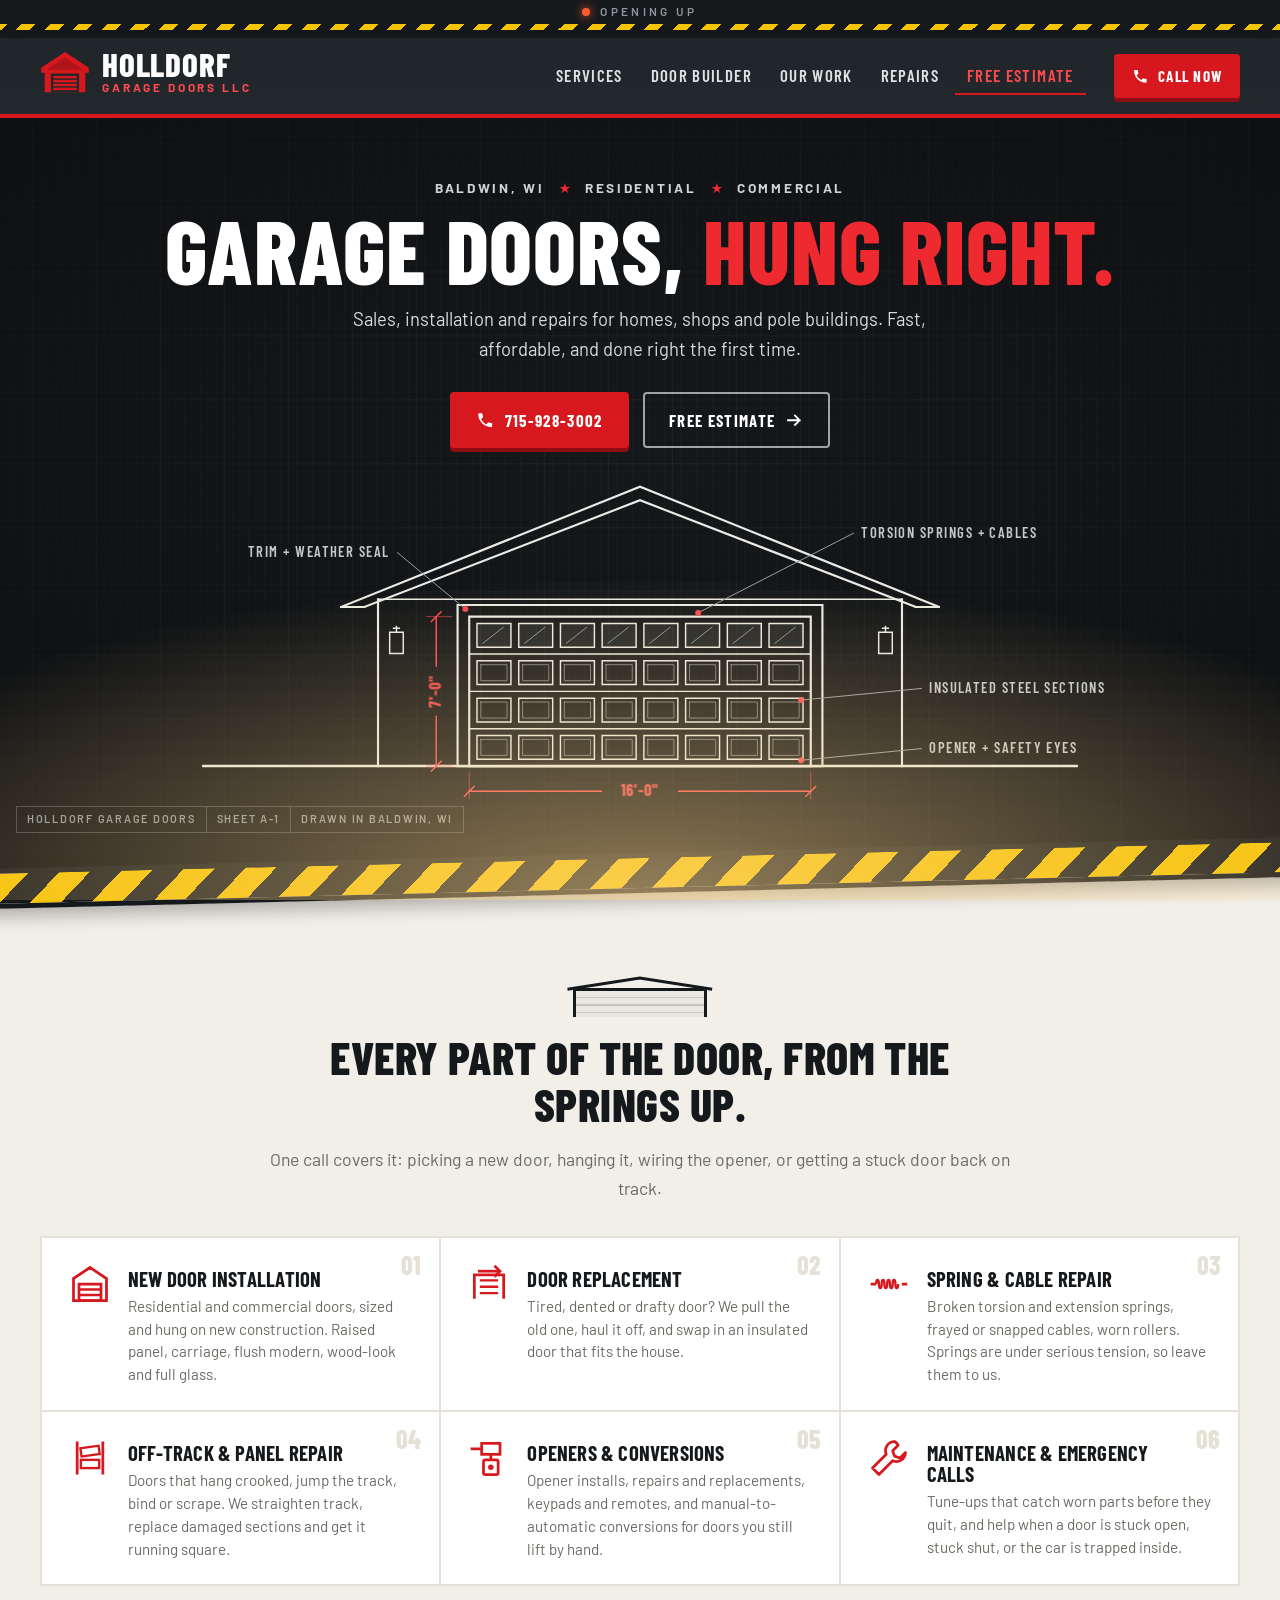
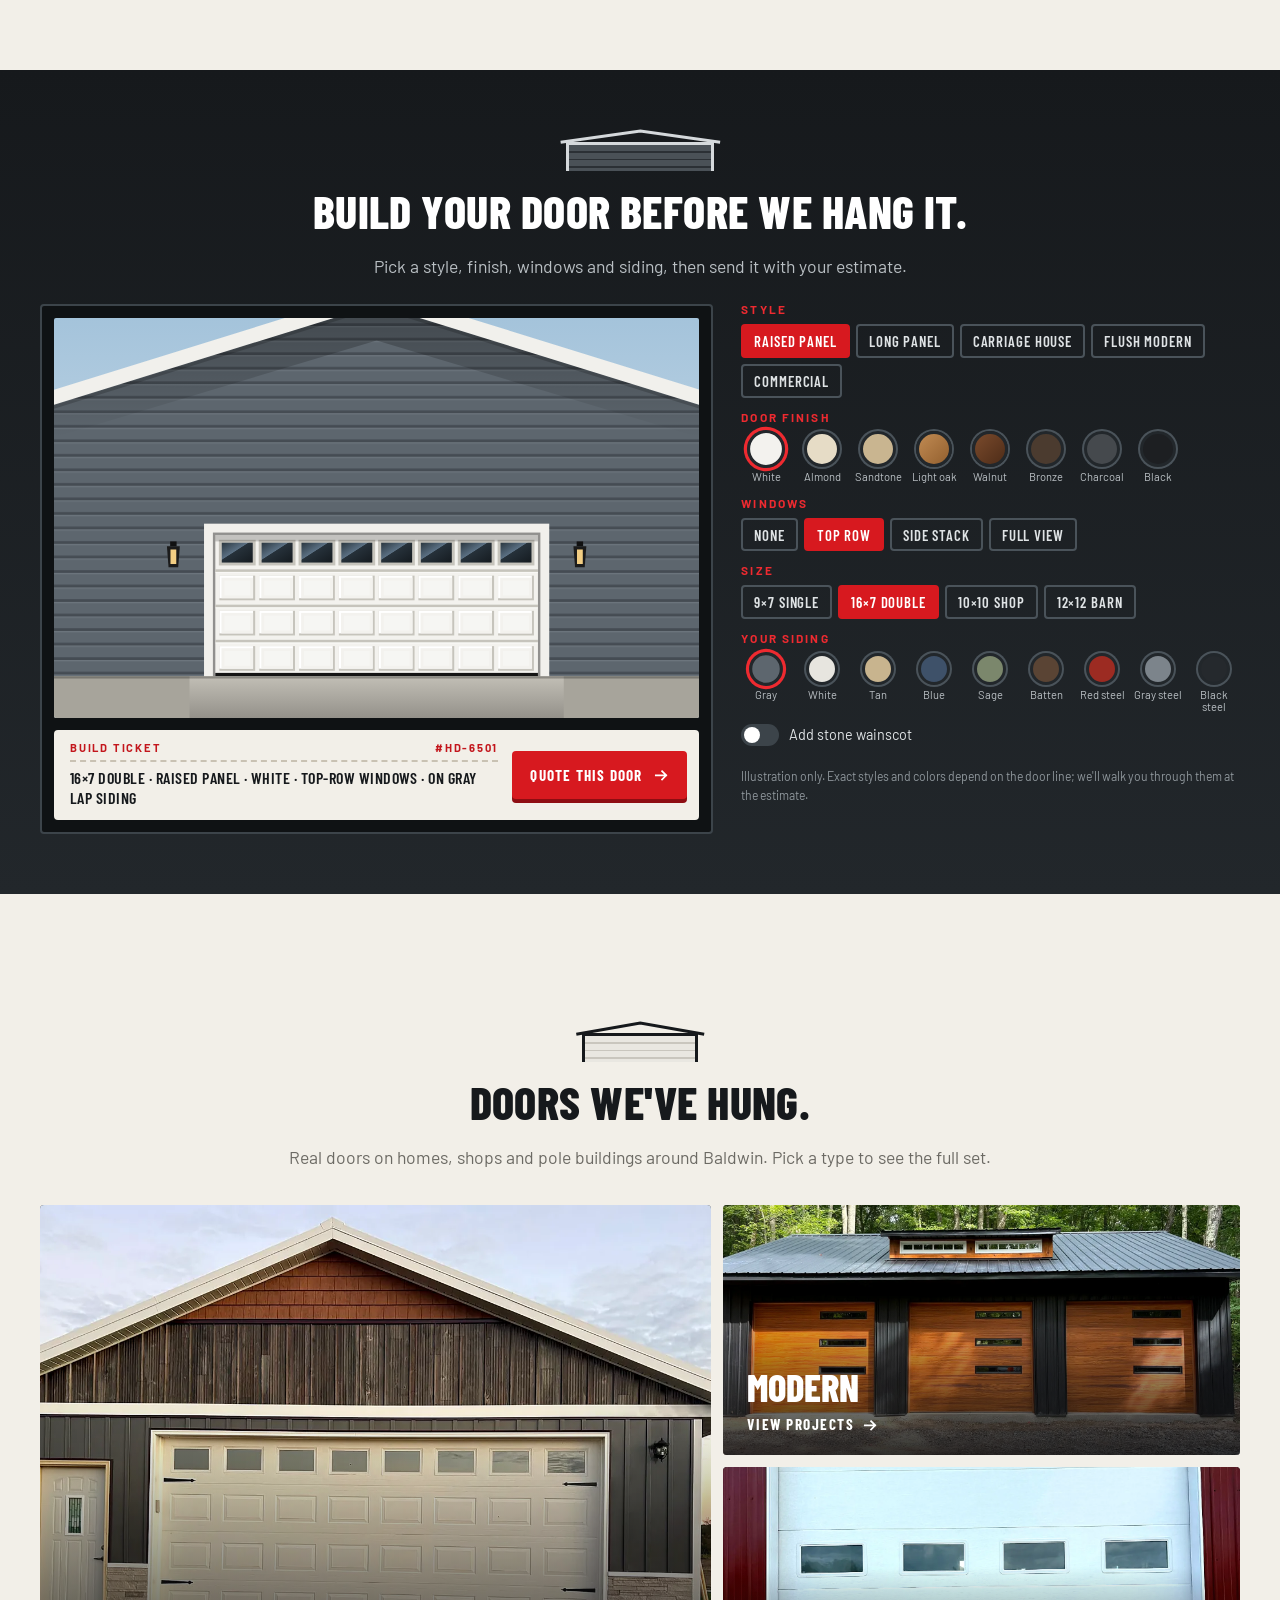
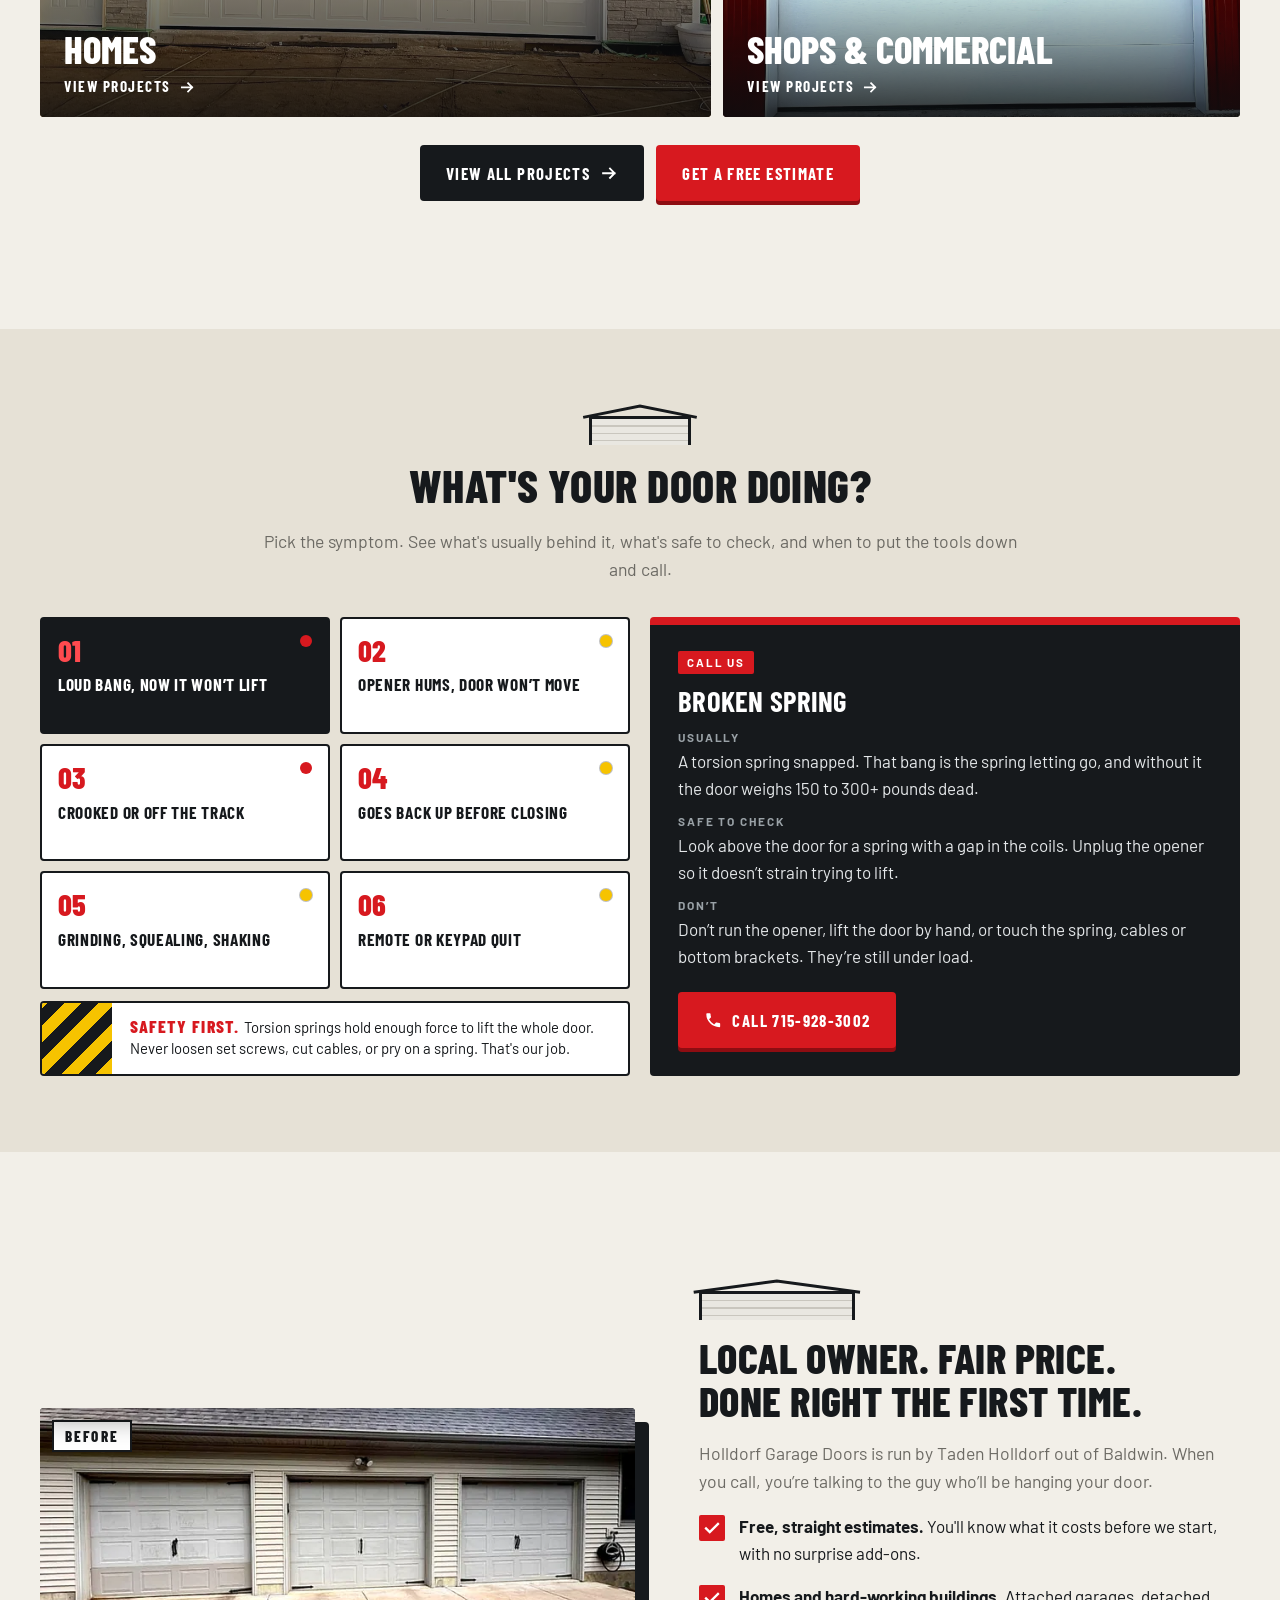
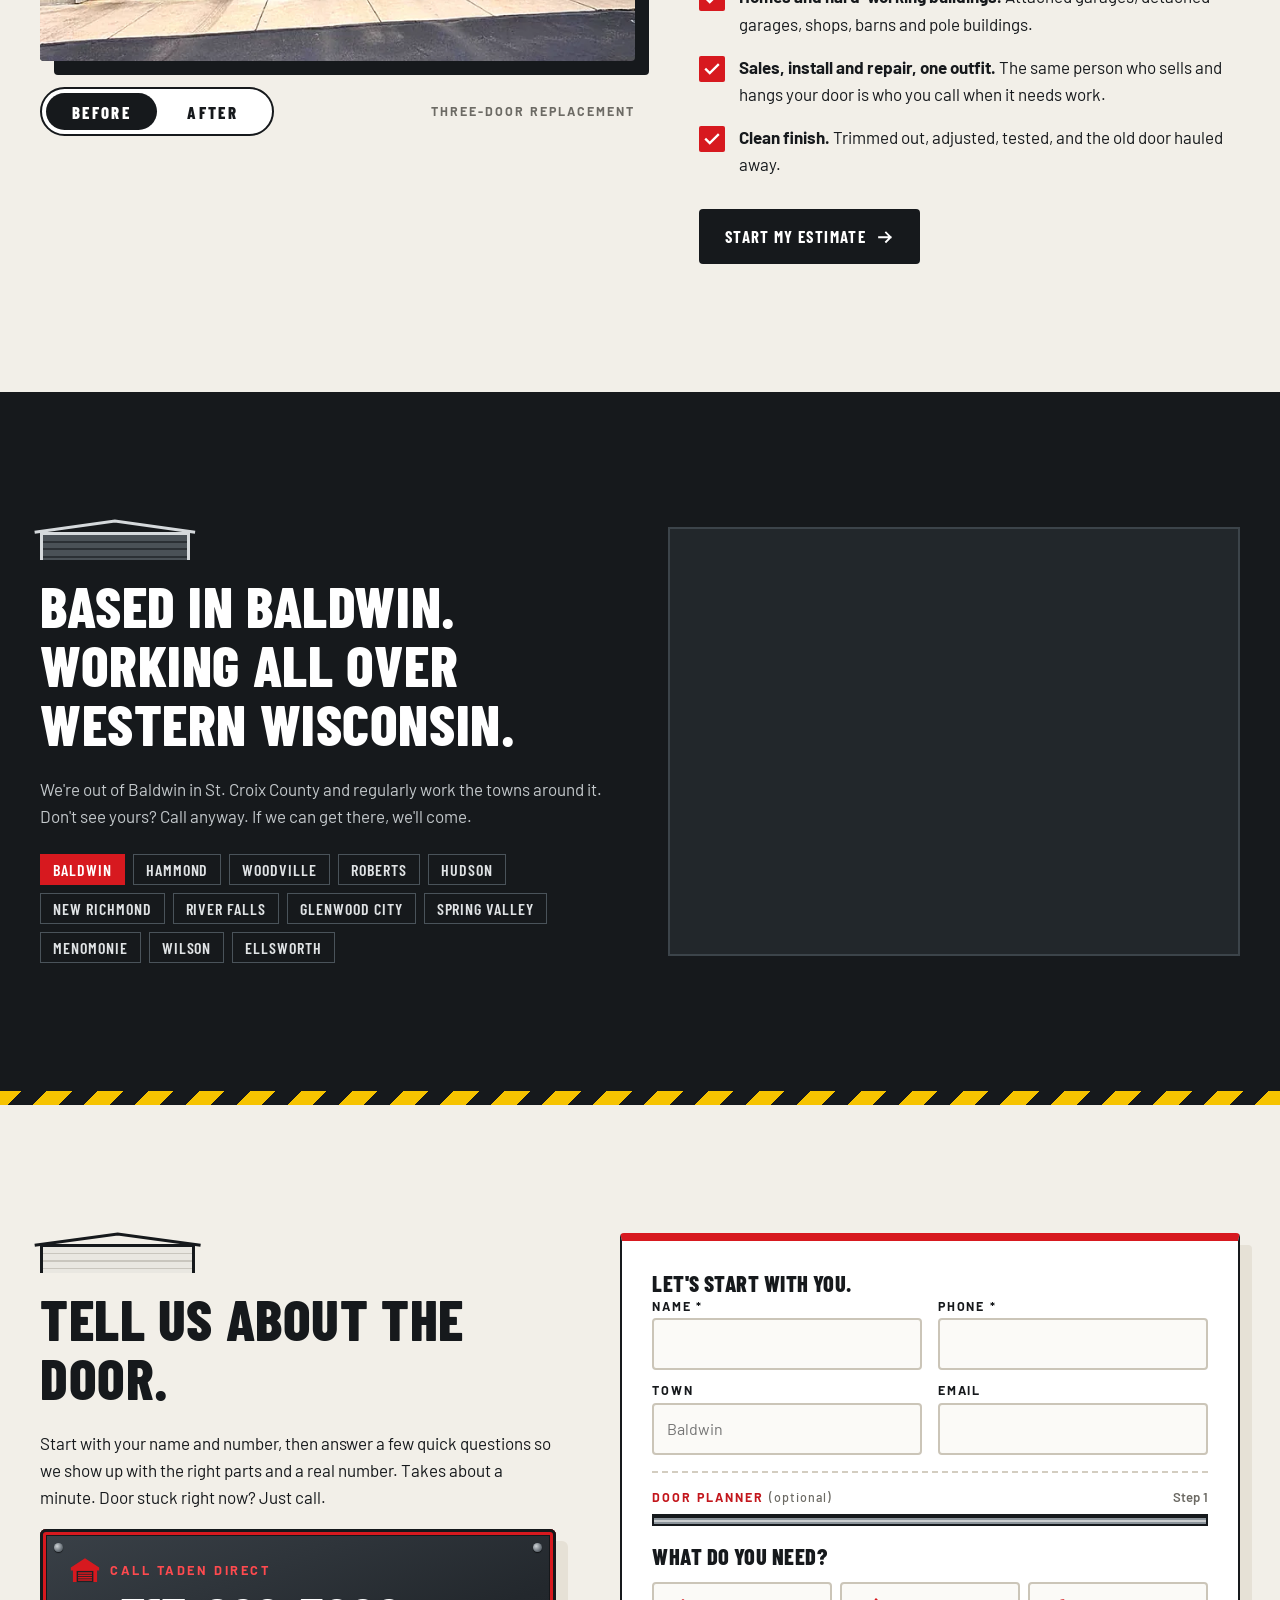
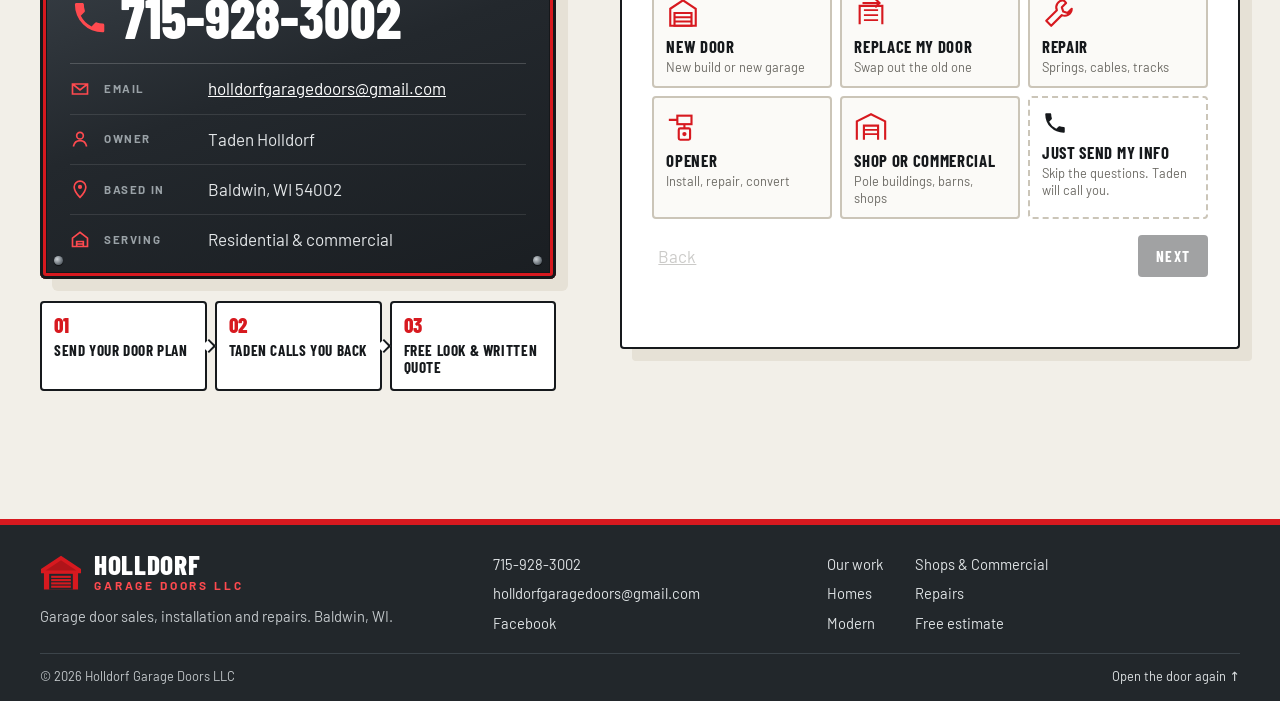
<file: index.html>
<!doctype html>
<html lang="en">
<head>
<meta charset="utf-8">
<meta name="viewport" content="width=device-width, initial-scale=1">
<title>Holldorf Garage Doors | Garage Door Installation &amp; Repair in Baldwin, WI</title>
<meta name="description" content="Garage door sales, installation and repair. New garage doors, spring and cable repair, and openers for homes, shops and pole buildings around Baldwin, Wisconsin. Residential and commercial. Free estimates: 715-928-3002.">
<link rel="canonical" href="https://brilliantimpact-media.github.io/holldorf-doors-website/">
<meta property="og:url" content="https://brilliantimpact-media.github.io/holldorf-doors-website/">
<meta name="theme-color" content="#d7191f">
<!-- Form service address (Formspree, Web3Forms, etc.). Leave empty and the form opens an email instead. -->
<meta name="hd-form-endpoint" content="">
<link rel="icon" href="favicon.svg" type="image/svg+xml">
<link rel="icon" href="favicon-48.png" type="image/png" sizes="48x48">
<link rel="apple-touch-icon" href="apple-touch-icon.png">
<meta property="og:type" content="website">
<meta property="og:title" content="Holldorf Garage Doors | Baldwin, WI">
<meta property="og:description" content="New doors, repairs and openers for homes, shops and pole buildings. Free estimates.">
<meta property="og:image" content="https://brilliantimpact-media.github.io/holldorf-doors-website/assets/img/share-card.jpg">
<meta property="og:image:width" content="1200">
<meta property="og:image:height" content="630">
<meta property="og:image:alt" content="Holldorf Garage Doors: garage doors, hung right. Sales, installation, repairs and openers. Baldwin, WI. 715-928-3002">
<meta name="twitter:image" content="https://brilliantimpact-media.github.io/holldorf-doors-website/assets/img/share-card.jpg">
<link rel="preconnect" href="https://fonts.googleapis.com">
<link rel="preconnect" href="https://fonts.gstatic.com" crossorigin>
<link href="https://fonts.googleapis.com/css2?family=Barlow+Condensed:wght@500;600;700;800&family=Barlow:wght@400;500;600;700&display=swap" rel="stylesheet">
<link rel="stylesheet" href="assets/css/site.css?v=202611181531">
<script>
  /* The garage-door intro plays on every load of the homepage (refresh included).
     Skipped only when arriving at a section link like /#services, so those land straight on the section. */
  (function () {
    var d = document.documentElement;
    d.classList.add('js');
    if (!location.hash || location.search.indexOf('intro') > -1) d.classList.add('intro');
  })();
</script>
<script type="application/ld+json">
{
  "@context": "https://schema.org",
  "@type": "HomeAndConstructionBusiness",
  "name": "Holldorf Garage Doors LLC",
  "description": "Residential and commercial garage door installation, repair, and opener service.",
  "telephone": "+1-715-928-3002",
  "email": "holldorfgaragedoors@gmail.com",
  "image": "assets/img/share-card.jpg",
  "address": {"@type": "PostalAddress", "addressLocality": "Baldwin", "addressRegion": "WI", "postalCode": "54002", "addressCountry": "US"},
  "areaServed": ["Baldwin, WI", "St. Croix County, WI", "Pierce County, WI", "Dunn County, WI"],
  "founder": {"@type": "Person", "name": "Taden Holldorf"},
  "sameAs": ["https://www.facebook.com/p/Holldorf-Garage-Doors-LLC-61573275539430/"],
  "logo": "assets/img/logo-800.webp",
  "priceRange": "$$"
}
</script>
</head>
<body>

<!-- ============ Garage door intro ============ -->
<div id="door-intro" aria-hidden="true">
  <div class="di-opening">
    <div class="di-light"></div>
    <div class="di-door">
      <div class="di-sections"></div>
      <!-- BUILD:intro-badge --><div class="di-plate" aria-hidden="true"><i class="di-plate__rivet di-plate__rivet--tl"></i><i class="di-plate__rivet di-plate__rivet--tr"></i><i class="di-plate__rivet di-plate__rivet--bl"></i><i class="di-plate__rivet di-plate__rivet--br"></i><svg class="di-plate__mark" viewBox="0 0 64 56" aria-hidden="true"><path class="hd-mark__house" d="M32 2.5 1.5 22.5V29H6v25h52V29h4.5v-6.5Z"/><path class="hd-mark__trim" d="M32 9.5 8.5 25h47Z"/><rect class="hd-mark__door" x="14" y="30" width="36" height="24"/><g class="hd-mark__panels"><rect x="17" y="33" width="30" height="3.2"/><rect x="17" y="38" width="30" height="3.2"/><rect x="17" y="43" width="30" height="3.2"/><rect x="17" y="48" width="30" height="3.2"/></g></svg><span class="di-plate__name">Holldorf</span><span class="di-plate__sub">Garage Doors LLC</span><span class="di-plate__rule"></span><span class="di-plate__town">Baldwin, Wisconsin</span></div><!-- /BUILD:intro-badge -->
      <div class="di-seal"></div>
    </div>
  </div>
  <div class="di-header"><span class="di-led"></span><span>Opening up</span></div>
  <button class="di-skip" type="button" tabindex="-1">Skip &rsaquo;</button>
</div>
<script>
  /* Build the door's panels right away (runs before first paint). */
  (function () {
    if (!document.documentElement.classList.contains('intro')) return;
    var box = document.querySelector('#door-intro .di-sections'), html = '';
    for (var s = 0; s < 5; s++) {
      html += '<div class="di-sec' + (s === 0 ? ' di-sec--glass' : '') + '">';
      for (var p = 0; p < 8; p++) html += '<i></i>';
      html += '</div>';
    }
    box.innerHTML = html;
  })();
</script>

<!-- BUILD:sprite -->
<svg width="0" height="0" style="position:absolute" aria-hidden="true">
  <symbol id="i-phone" viewBox="0 0 24 24"><path fill="currentColor" d="M6.6 10.8a15.1 15.1 0 0 0 6.6 6.6l2.2-2.2c.3-.3.7-.4 1-.2 1.1.4 2.3.6 3.6.6.6 0 1 .4 1 1V20c0 .6-.4 1-1 1A17 17 0 0 1 3 4c0-.6.4-1 1-1h3.5c.6 0 1 .4 1 1 0 1.3.2 2.5.6 3.6.1.3 0 .7-.2 1z"/></symbol>
  <symbol id="i-arrow" viewBox="0 0 24 24"><path fill="none" stroke="currentColor" stroke-width="2.4" stroke-linecap="square" d="M4 12h15m-6-6 6 6-6 6"/></symbol>
  <symbol id="i-check" viewBox="0 0 24 24"><path fill="none" stroke="currentColor" stroke-width="3" stroke-linecap="square" d="m4 12.5 5 5L20 6.5"/></symbol>
</svg>
<!-- /BUILD:sprite -->
<a class="skip-link" href="#main">Skip to content</a>

<!-- BUILD:header -->
<div class="topbar">
  <div class="wrap topbar__in">
    <span><b>Free estimates</b> &middot; Residential &amp; commercial &middot; Baldwin, WI</span>
    <a href="tel:+17159283002"><svg><use href="#i-phone"/></svg> 715-928-3002</a>
  </div>
</div>

<header class="site-header" id="top">
  <div class="wrap site-header__in">
    <a class="brand" href="#top" aria-label="Holldorf Garage Doors, home"><span class="hd-lockup"><svg class="hd-lockup__icon" viewBox="0 0 64 56" aria-hidden="true"><path class="hd-mark__house" d="M32 2.5 1.5 22.5V29H6v25h52V29h4.5v-6.5Z"/><path class="hd-mark__trim" d="M32 9.5 8.5 25h47Z"/><rect class="hd-mark__door" x="14" y="30" width="36" height="24"/><g class="hd-mark__panels"><rect x="17" y="33" width="30" height="3.2"/><rect x="17" y="38" width="30" height="3.2"/><rect x="17" y="43" width="30" height="3.2"/><rect x="17" y="48" width="30" height="3.2"/></g></svg><span class="hd-lockup__words"><span class="hd-lockup__name">Holldorf</span><span class="hd-lockup__sub">Garage Doors LLC</span></span></span></a>
    <nav class="nav" id="nav" aria-label="Main">
      <a href="#services">Services</a>
      <a href="#builder">Door Builder</a>
      <a href="#work">Our Work</a>
      <a href="#trouble">Repairs</a>
      <a href="#estimate">Free Estimate</a>
    </nav>
    <a class="btn btn--red btn--sm header-cta" href="tel:+17159283002"><svg><use href="#i-phone"/></svg><span>Call now</span></a>
    <button class="nav-toggle" type="button" aria-controls="nav" aria-expanded="false" aria-label="Menu"><span></span><span></span><span></span></button>
  </div>
</header>
<!-- /BUILD:header -->

<main id="main">

  <!-- ============ Hero ============ -->
  <section class="hero">
    <div class="wrap hero__in">
      <div class="hero__copy">
        <p class="hero__kicker"><span>Baldwin, WI</span><span>Residential</span><span>Commercial</span></p>
        <h1 class="hero__title">Garage doors, <span>hung right.</span></h1>
        <p class="hero__lede">Sales, installation and repairs for homes, shops and pole buildings. Fast, affordable, and done right the first time.</p>
        <div class="hero__ctas">
          <a class="btn btn--red" href="tel:+17159283002"><svg><use href="#i-phone"/></svg> 715-928-3002</a>
          <a class="btn btn--ghost" href="#estimate">Free estimate <svg><use href="#i-arrow"/></svg></a>
        </div>
      </div>
      <div class="hero__plan">
        <!-- BUILD:hero-drawing --><svg class="plan" viewBox="-25 30 1010 345" role="img" aria-label="Line drawing of a garage with a 16 by 7 foot sectional door, labeled with torsion springs, insulated steel sections, opener, and weather seal"><g style="--d:0s"><path class="ln ln--ground" pathLength="1" d="M30 330H930"/></g><g style="--d:0.15s"><path class="ln" pathLength="1" d="M210 330V158M750 330V158"/><path class="ln" pathLength="1" d="M172 166 480 42 788 166"/><path class="ln" pathLength="1" d="M196 166 480 56 764 166"/><path class="ln" pathLength="1" d="M172 166h24M764 166h24"/><path class="ln ln--thin" pathLength="1" d="M210 158H750"/></g><g style="--d:0.45s"><path class="ln" pathLength="1" d="M292 164h376v166h-376z"/><path class="ln" pathLength="1" d="M304 176h352v154h-352z"/></g><g style="--d:0.75s"><path class="ln ln--thin" pathLength="1" d="M304 214.5h352"/><path class="ln ln--thin" pathLength="1" d="M304 253.0h352"/><path class="ln ln--thin" pathLength="1" d="M304 291.5h352"/><path class="ln ln--thin ln--glass" pathLength="1" d="M312 183.0h35v24.5h-35z"/><path class="ln ln--glint" pathLength="1" d="M318 203.5l21 -16.5"/><path class="ln ln--thin ln--glass" pathLength="1" d="M355 183.0h35v24.5h-35z"/><path class="ln ln--glint" pathLength="1" d="M361 203.5l21 -16.5"/><path class="ln ln--thin ln--glass" pathLength="1" d="M398 183.0h35v24.5h-35z"/><path class="ln ln--glint" pathLength="1" d="M404 203.5l21 -16.5"/><path class="ln ln--thin ln--glass" pathLength="1" d="M441 183.0h35v24.5h-35z"/><path class="ln ln--glint" pathLength="1" d="M447 203.5l21 -16.5"/><path class="ln ln--thin ln--glass" pathLength="1" d="M484 183.0h35v24.5h-35z"/><path class="ln ln--glint" pathLength="1" d="M490 203.5l21 -16.5"/><path class="ln ln--thin ln--glass" pathLength="1" d="M527 183.0h35v24.5h-35z"/><path class="ln ln--glint" pathLength="1" d="M533 203.5l21 -16.5"/><path class="ln ln--thin ln--glass" pathLength="1" d="M570 183.0h35v24.5h-35z"/><path class="ln ln--glint" pathLength="1" d="M576 203.5l21 -16.5"/><path class="ln ln--thin ln--glass" pathLength="1" d="M613 183.0h35v24.5h-35z"/><path class="ln ln--glint" pathLength="1" d="M619 203.5l21 -16.5"/><path class="ln ln--thin" pathLength="1" d="M312 221.5h35v24.5h-35z"/><path class="ln ln--hair" pathLength="1" d="M316 225.5h27v16.5h-27z"/><path class="ln ln--thin" pathLength="1" d="M355 221.5h35v24.5h-35z"/><path class="ln ln--hair" pathLength="1" d="M359 225.5h27v16.5h-27z"/><path class="ln ln--thin" pathLength="1" d="M398 221.5h35v24.5h-35z"/><path class="ln ln--hair" pathLength="1" d="M402 225.5h27v16.5h-27z"/><path class="ln ln--thin" pathLength="1" d="M441 221.5h35v24.5h-35z"/><path class="ln ln--hair" pathLength="1" d="M445 225.5h27v16.5h-27z"/><path class="ln ln--thin" pathLength="1" d="M484 221.5h35v24.5h-35z"/><path class="ln ln--hair" pathLength="1" d="M488 225.5h27v16.5h-27z"/><path class="ln ln--thin" pathLength="1" d="M527 221.5h35v24.5h-35z"/><path class="ln ln--hair" pathLength="1" d="M531 225.5h27v16.5h-27z"/><path class="ln ln--thin" pathLength="1" d="M570 221.5h35v24.5h-35z"/><path class="ln ln--hair" pathLength="1" d="M574 225.5h27v16.5h-27z"/><path class="ln ln--thin" pathLength="1" d="M613 221.5h35v24.5h-35z"/><path class="ln ln--hair" pathLength="1" d="M617 225.5h27v16.5h-27z"/><path class="ln ln--thin" pathLength="1" d="M312 260.0h35v24.5h-35z"/><path class="ln ln--hair" pathLength="1" d="M316 264.0h27v16.5h-27z"/><path class="ln ln--thin" pathLength="1" d="M355 260.0h35v24.5h-35z"/><path class="ln ln--hair" pathLength="1" d="M359 264.0h27v16.5h-27z"/><path class="ln ln--thin" pathLength="1" d="M398 260.0h35v24.5h-35z"/><path class="ln ln--hair" pathLength="1" d="M402 264.0h27v16.5h-27z"/><path class="ln ln--thin" pathLength="1" d="M441 260.0h35v24.5h-35z"/><path class="ln ln--hair" pathLength="1" d="M445 264.0h27v16.5h-27z"/><path class="ln ln--thin" pathLength="1" d="M484 260.0h35v24.5h-35z"/><path class="ln ln--hair" pathLength="1" d="M488 264.0h27v16.5h-27z"/><path class="ln ln--thin" pathLength="1" d="M527 260.0h35v24.5h-35z"/><path class="ln ln--hair" pathLength="1" d="M531 264.0h27v16.5h-27z"/><path class="ln ln--thin" pathLength="1" d="M570 260.0h35v24.5h-35z"/><path class="ln ln--hair" pathLength="1" d="M574 264.0h27v16.5h-27z"/><path class="ln ln--thin" pathLength="1" d="M613 260.0h35v24.5h-35z"/><path class="ln ln--hair" pathLength="1" d="M617 264.0h27v16.5h-27z"/><path class="ln ln--thin" pathLength="1" d="M312 298.5h35v24.5h-35z"/><path class="ln ln--hair" pathLength="1" d="M316 302.5h27v16.5h-27z"/><path class="ln ln--thin" pathLength="1" d="M355 298.5h35v24.5h-35z"/><path class="ln ln--hair" pathLength="1" d="M359 302.5h27v16.5h-27z"/><path class="ln ln--thin" pathLength="1" d="M398 298.5h35v24.5h-35z"/><path class="ln ln--hair" pathLength="1" d="M402 302.5h27v16.5h-27z"/><path class="ln ln--thin" pathLength="1" d="M441 298.5h35v24.5h-35z"/><path class="ln ln--hair" pathLength="1" d="M445 302.5h27v16.5h-27z"/><path class="ln ln--thin" pathLength="1" d="M484 298.5h35v24.5h-35z"/><path class="ln ln--hair" pathLength="1" d="M488 302.5h27v16.5h-27z"/><path class="ln ln--thin" pathLength="1" d="M527 298.5h35v24.5h-35z"/><path class="ln ln--hair" pathLength="1" d="M531 302.5h27v16.5h-27z"/><path class="ln ln--thin" pathLength="1" d="M570 298.5h35v24.5h-35z"/><path class="ln ln--hair" pathLength="1" d="M574 302.5h27v16.5h-27z"/><path class="ln ln--thin" pathLength="1" d="M613 298.5h35v24.5h-35z"/><path class="ln ln--hair" pathLength="1" d="M617 302.5h27v16.5h-27z"/></g><g style="--d:1.2s"><path class="ln ln--thin" pathLength="1" d="M222 192h14v22h-14z"/><path class="ln ln--thin" pathLength="1" d="M226 188h6M229 186v6"/><path class="ln ln--thin" pathLength="1" d="M726 192h14v22h-14z"/><path class="ln ln--thin" pathLength="1" d="M730 188h6M733 186v6"/></g><g style="--d:1.45s"><path class="ln ln--ext" pathLength="1" d="M304 336V364M656 336V364"/><path class="ln ln--dim" pathLength="1" d="M304 356H440.0M520.0 356H656"/><path class="ln ln--dim" pathLength="1" d="M299 361l10 -10M651 361l10 -10"/><path class="ln ln--ext" pathLength="1" d="M286 176H260M286 330H260"/><path class="ln ln--dim" pathLength="1" d="M270 176V227.0M270 279.0V330"/><path class="ln ln--dim" pathLength="1" d="M265 181l10 -10M265 335l10 -10"/></g><g class="fade" style="--d:1.9s"><text class="dim-t" x="480.0" y="361">16'-0"</text><text class="dim-t" x="270" y="258.0" transform="rotate(-90 270 253.0)">7'-0"</text></g><g class="parts"><g class="part part--trim"><path class="pl pl--trace" pathLength="1" d="M292 330V164H668V330"/></g><g class="part part--springs"><path class="pl" d="M318 170H642"/><path class="pl pl--coil" d="M418 170 L424 166 L430 174 L436 166 L442 174 L448 166 L454 174 L460 166 L466 174 L472 166 L478 174 L484 166 L490 174 L496 166 L502 174 L508 166 L514 174 L520 166 L526 174 L532 166 L538 174 L540 170"/><circle class="pl" cx="322" cy="170" r="5"/><circle class="pl" cx="638" cy="170" r="5"/><path class="pl pl--cable" d="M309 174V326M651 174V326"/></g><g class="part part--sections"><rect class="pl-fill" x="304" y="176" width="352" height="154"/><path class="pl" d="M304 214.5h352M304 253h352M304 291.5h352"/></g><g class="part part--opener"><rect class="pl-solid" x="294" y="314" width="9" height="12" rx="1.5"/><rect class="pl-solid" x="657" y="314" width="9" height="12" rx="1.5"/><path class="pl pl--beam" d="M304 320H656"/></g></g><g class="callouts"><g class="callout" data-part="trim" tabindex="0" role="img" aria-label="Trim + weather seal: Seals out wind, water and critters"><rect class="hit" x="4" y="86" width="304" height="90"/><g style="--d:2.0s"><path class="ln ln--lead" pathLength="1" d="M300 168L230 110"/><circle class="dotc" cx="300" cy="168" r="3"/><circle class="dotc-ring" cx="300" cy="168" r="3"/></g><g class="fade call-label" style="--d:2.35s"><text class="call-t" x="222" y="114" text-anchor="end">Trim + weather seal</text><text class="call-s" x="222" y="134" text-anchor="end">Seals out wind, water and critters</text></g></g><g class="callout" data-part="springs" tabindex="0" role="img" aria-label="Torsion springs + cables: Balanced to your door's exact weight"><rect class="hit" x="532" y="67" width="394" height="113"/><g style="--d:2.0s"><path class="ln ln--lead" pathLength="1" d="M540 172L700 90"/><circle class="dotc" cx="540" cy="172" r="3"/><circle class="dotc-ring" cx="540" cy="172" r="3"/></g><g class="fade call-label" style="--d:2.35s"><text class="call-t" x="708" y="95" text-anchor="start">Torsion springs + cables</text><text class="call-s" x="708" y="115" text-anchor="start">Balanced to your door's exact weight</text></g></g><g class="callout" data-part="sections" tabindex="0" role="img" aria-label="Insulated steel sections: Warmer garage, quieter door"><rect class="hit" x="638" y="227" width="358" height="64"/><g style="--d:2.0s"><path class="ln ln--lead" pathLength="1" d="M646 262L770 250"/><circle class="dotc" cx="646" cy="262" r="3"/><circle class="dotc-ring" cx="646" cy="262" r="3"/></g><g class="fade call-label" style="--d:2.35s"><text class="call-t" x="778" y="255" text-anchor="start">Insulated steel sections</text><text class="call-s" x="778" y="275" text-anchor="start">Warmer garage, quieter door</text></g></g><g class="callout" data-part="opener" tabindex="0" role="img" aria-label="Opener + safety eyes: Auto-reverses if anything's in the way"><rect class="hit" x="638" y="289" width="358" height="64"/><g style="--d:2.0s"><path class="ln ln--lead" pathLength="1" d="M646 324L770 312"/><circle class="dotc" cx="646" cy="324" r="3"/><circle class="dotc-ring" cx="646" cy="324" r="3"/></g><g class="fade call-label" style="--d:2.35s"><text class="call-t" x="778" y="317" text-anchor="start">Opener + safety eyes</text><text class="call-s" x="778" y="337" text-anchor="start">Auto-reverses if anything's in the way</text></g></g></g></svg><!-- /BUILD:hero-drawing -->
      </div>
    </div>
    <p class="hero__sheet" aria-hidden="true"><span>Holldorf Garage Doors</span><span>Sheet A-1</span><span>Drawn in Baldwin, WI</span></p>
  </section>

  <div class="tape" aria-hidden="true"></div>

  <!-- ============ Services ============ -->
  <section class="section services" id="services">
    <div class="wrap">
      <header class="section-head section-head--center section-head--tight" data-reveal>
        <p class="kicker"><span class="kick"><svg class="kick__roof" viewBox="0 0 100 20" preserveAspectRatio="none" aria-hidden="true"><path d="M1 19 50 1.5 99 19"/></svg><span class="kick__bay"><span class="kick__text">What we do</span><span class="kick__door" aria-hidden="true"></span></span></span></p>
        <h2>Every part of the door, from the springs up.</h2>
        <p>One call covers it: picking a new door, hanging it, wiring the opener, or getting a stuck door back on track.</p>
      </header>
      <div class="svc-grid">
        <article class="svc" data-reveal>
          <span class="svc__no">01</span>
          <svg class="svc__icon" viewBox="0 0 48 48" aria-hidden="true"><path d="M6 18 24 6l18 12v24H6z" fill="none" stroke="currentColor" stroke-width="3"/><path d="M12 24h24v18H12z" fill="none" stroke="currentColor" stroke-width="3"/><path d="M12 30h24M12 36h24" stroke="currentColor" stroke-width="2.5"/></svg>
          <h3>New door installation</h3>
          <p>Residential and commercial doors, sized and hung on new construction. Raised panel, carriage, flush modern, wood-look and full glass.</p>
        </article>
        <article class="svc" data-reveal>
          <span class="svc__no">02</span>
          <svg class="svc__icon" viewBox="0 0 48 48" aria-hidden="true"><path d="M8 40V14h32v26" fill="none" stroke="currentColor" stroke-width="3"/><path d="M14 20h20M14 27h20M14 34h20" stroke="currentColor" stroke-width="2.5"/><path d="m30 4 6 6-6 6" fill="none" stroke="currentColor" stroke-width="3"/><path d="M12 10h24" stroke="currentColor" stroke-width="3"/></svg>
          <h3>Door replacement</h3>
          <p>Tired, dented or drafty door? We pull the old one, haul it off, and swap in an insulated door that fits the house.</p>
        </article>
        <article class="svc" data-reveal>
          <span class="svc__no">03</span>
          <svg class="svc__icon" viewBox="0 0 48 48" aria-hidden="true"><path d="M4 24h6m28 0h6" stroke="currentColor" stroke-width="3"/><path d="M10 24c0-6 3-6 3 0s3 6 3 0 3-6 3 0 3 6 3 0 3-6 3 0 3 6 3 0 3-6 3 0 3 6 3 0" fill="none" stroke="currentColor" stroke-width="2.6"/></svg>
          <h3>Spring &amp; cable repair</h3>
          <p>Broken torsion and extension springs, frayed or snapped cables, worn rollers. Springs are under serious tension, so leave them to us.</p>
        </article>
        <article class="svc" data-reveal>
          <span class="svc__no">04</span>
          <svg class="svc__icon" viewBox="0 0 48 48" aria-hidden="true"><path d="M10 6v36M38 6v36" stroke="currentColor" stroke-width="3"/><rect x="14" y="12" width="20" height="9" fill="none" stroke="currentColor" stroke-width="2.6" transform="rotate(-8 24 16)"/><rect x="14" y="26" width="20" height="9" fill="none" stroke="currentColor" stroke-width="2.6"/></svg>
          <h3>Off-track &amp; panel repair</h3>
          <p>Doors that hang crooked, jump the track, bind or scrape. We straighten track, replace damaged sections and get it running square.</p>
        </article>
        <article class="svc" data-reveal>
          <span class="svc__no">05</span>
          <svg class="svc__icon" viewBox="0 0 48 48" aria-hidden="true"><rect x="16" y="8" width="20" height="12" fill="none" stroke="currentColor" stroke-width="3"/><path d="M4 14h12M26 20v6" stroke="currentColor" stroke-width="3"/><rect x="18" y="26" width="16" height="16" rx="2" fill="none" stroke="currentColor" stroke-width="3"/><circle cx="26" cy="34" r="3" fill="currentColor"/></svg>
          <h3>Openers &amp; conversions</h3>
          <p>Opener installs, repairs and replacements, keypads and remotes, and manual-to-automatic conversions for doors you still lift by hand.</p>
        </article>
        <article class="svc" data-reveal>
          <span class="svc__no">06</span>
          <svg class="svc__icon" viewBox="0 0 48 48" aria-hidden="true"><path d="M30 6a10 10 0 0 0-9 14L6 35l7 7 15-15A10 10 0 0 0 42 18l-6 6-6-2-2-6 6-6a10 10 0 0 0-4-4z" fill="none" stroke="currentColor" stroke-width="3" stroke-linejoin="round"/></svg>
          <h3>Maintenance &amp; emergency calls</h3>
          <p>Tune-ups that catch worn parts before they quit, and help when a door is stuck open, stuck shut, or the car is trapped inside.</p>
        </article>
      </div>
    </div>
  </section>

  <!-- ============ Door builder ============ -->
  <section class="section builder" id="builder">
    <div class="wrap">
      <header class="section-head section-head--light section-head--center section-head--tight" data-reveal>
        <p class="kicker"><span class="kick"><svg class="kick__roof" viewBox="0 0 100 20" preserveAspectRatio="none" aria-hidden="true"><path d="M1 19 50 1.5 99 19"/></svg><span class="kick__bay"><span class="kick__text">Door Builder</span><span class="kick__door" aria-hidden="true"></span></span></span></p>
        <h2>Build your door before we hang it.</h2>
        <p>Pick a style, finish, windows and siding, then send it with your estimate.</p>
      </header>
      <div class="builder__grid" data-reveal>
        <div class="builder__stage">
          <svg id="door-preview" viewBox="0 22 400 248" role="img" aria-label="Preview of the door you built"></svg>
          <div class="ticket">
            <div class="ticket__body">
              <div class="ticket__head"><span>Build ticket</span><span id="ticket-no">#HD-0000</span></div>
              <p id="build-summary" aria-live="polite"></p>
            </div>
            <a class="btn btn--red" href="#estimate" id="quote-build">Quote this door <svg><use href="#i-arrow"/></svg></a>
          </div>
        </div>
        <form class="builder__controls" id="builder-form" onsubmit="return false">
          <fieldset>
            <legend>Style</legend>
            <div class="chips">
              <label><input type="radio" name="style" value="raised" checked><span>Raised panel</span></label>
              <label><input type="radio" name="style" value="long"><span>Long panel</span></label>
              <label><input type="radio" name="style" value="carriage"><span>Carriage house</span></label>
              <label><input type="radio" name="style" value="flush"><span>Flush modern</span></label>
              <label><input type="radio" name="style" value="ribbed"><span>Commercial</span></label>
            </div>
          </fieldset>
          <fieldset>
            <legend>Door finish</legend>
            <div class="swatches">
              <label title="White"><input type="radio" name="finish" value="white" checked><span style="--sw:#f3f2ee"></span><em>White</em></label>
              <label title="Almond"><input type="radio" name="finish" value="almond"><span style="--sw:#e6dcc6"></span><em>Almond</em></label>
              <label title="Sandtone"><input type="radio" name="finish" value="sandtone"><span style="--sw:#c9b590"></span><em>Sandtone</em></label>
              <label title="Light oak wood-look"><input type="radio" name="finish" value="oak"><span style="--sw:linear-gradient(135deg,#c08a52,#93602f)"></span><em>Light oak</em></label>
              <label title="Walnut wood-look"><input type="radio" name="finish" value="walnut"><span style="--sw:linear-gradient(135deg,#7a4a2c,#4e2c18)"></span><em>Walnut</em></label>
              <label title="Bronze"><input type="radio" name="finish" value="bronze"><span style="--sw:#4b3b2f"></span><em>Bronze</em></label>
              <label title="Charcoal"><input type="radio" name="finish" value="charcoal"><span style="--sw:#45494d"></span><em>Charcoal</em></label>
              <label title="Black"><input type="radio" name="finish" value="black"><span style="--sw:#1d1f22"></span><em>Black</em></label>
            </div>
          </fieldset>
          <fieldset>
            <legend>Windows</legend>
            <div class="chips">
              <label><input type="radio" name="windows" value="none"><span>None</span></label>
              <label><input type="radio" name="windows" value="top" checked><span>Top row</span></label>
              <label><input type="radio" name="windows" value="side"><span>Side stack</span></label>
              <label><input type="radio" name="windows" value="full"><span>Full view</span></label>
            </div>
          </fieldset>
          <fieldset>
            <legend>Size</legend>
            <div class="chips">
              <label><input type="radio" name="size" value="9x7"><span>9&times;7 single</span></label>
              <label><input type="radio" name="size" value="16x7" checked><span>16&times;7 double</span></label>
              <label><input type="radio" name="size" value="10x10"><span>10&times;10 shop</span></label>
              <label><input type="radio" name="size" value="12x12"><span>12&times;12 barn</span></label>
            </div>
          </fieldset>
          <fieldset>
            <legend>Your siding</legend>
            <div class="swatches swatches--sm">
              <label title="Gray lap"><input type="radio" name="siding" value="gray" checked><span style="--sw:#5d666e"></span><em>Gray</em></label>
              <label title="White lap"><input type="radio" name="siding" value="white"><span style="--sw:#e7e5df"></span><em>White</em></label>
              <label title="Tan lap"><input type="radio" name="siding" value="tan"><span style="--sw:#c8b48e"></span><em>Tan</em></label>
              <label title="Blue lap"><input type="radio" name="siding" value="blue"><span style="--sw:#3e5169"></span><em>Blue</em></label>
              <label title="Sage lap"><input type="radio" name="siding" value="sage"><span style="--sw:#7b876c"></span><em>Sage</em></label>
              <label title="Brown board &amp; batten"><input type="radio" name="siding" value="batten"><span style="--sw:#5a4434"></span><em>Batten</em></label>
              <label title="Red steel"><input type="radio" name="siding" value="red"><span style="--sw:#9c2b22"></span><em>Red steel</em></label>
              <label title="Gray steel"><input type="radio" name="siding" value="steel"><span style="--sw:#7c848b"></span><em>Gray steel</em></label>
              <label title="Black steel"><input type="radio" name="siding" value="black"><span style="--sw:#25292d"></span><em>Black steel</em></label>
            </div>
            <label class="toggle"><input type="checkbox" name="stone"><span></span>Add stone wainscot</label>
          </fieldset>
          <p class="builder__note">Illustration only. Exact styles and colors depend on the door line; we'll walk you through them at the estimate.</p>
        </form>
      </div>
    </div>
  </section>

<!-- BUILD:work -->
  <!-- ============ Work ============ -->
  <section class="section work" id="work">
    <div class="wrap">
      <header class="section-head section-head--center section-head--tight" data-reveal>
        <p class="kicker"><span class="kick"><svg class="kick__roof" viewBox="0 0 100 20" preserveAspectRatio="none" aria-hidden="true"><path d="M1 19 50 1.5 99 19"/></svg><span class="kick__bay"><span class="kick__text">Our work</span><span class="kick__door" aria-hidden="true"></span></span></span></p>
        <h2>Doors we've hung.</h2>
        <p>Real doors on homes, shops and pole buildings around Baldwin. Pick a type to see the full set.</p>
      </header>
      <div class="mosaic" data-reveal>
        <a class="mtile mtile--1" href="work/homes/">
          <img src="assets/img/photos/almond-carriage-gable-1600.webp" alt="Almond raised-panel garage door with a window row and black strap hinges, stone wainscot and wood gable" loading="lazy" width="1600" height="896">
          <span class="mtile__text"><strong>Homes</strong><span class="mtile__link">View projects <svg><use href="#i-arrow"/></svg></span></span>
        </a>
        <a class="mtile mtile--2" href="work/modern/">
          <img src="assets/img/photos/wood-look-triple-garage-1600.webp" alt="Three wood-look flush garage doors with stacked horizontal windows on a black steel garage in the woods" loading="lazy" width="1600" height="828">
          <span class="mtile__text"><strong>Modern</strong><span class="mtile__link">View projects <svg><use href="#i-arrow"/></svg></span></span>
        </a>
        <a class="mtile mtile--3" href="work/shops-commercial/">
          <img src="assets/img/photos/red-barn-commercial-1600.webp" alt="Tall insulated commercial overhead door with four windows on a red steel barn" loading="lazy" width="1600" height="1610">
          <span class="mtile__text"><strong>Shops &amp; Commercial</strong><span class="mtile__link">View projects <svg><use href="#i-arrow"/></svg></span></span>
        </a>
      </div>
      <p class="work-ctas" data-reveal><a class="btn btn--dark" href="work/">View all projects <svg><use href="#i-arrow"/></svg></a><a class="btn btn--red" href="#estimate">Get a free estimate</a></p>
    </div>
  </section>

<!-- /BUILD:work -->

  <!-- ============ Troubleshooter ============ -->
  <section class="section trouble" id="trouble">
    <div class="wrap">
      <header class="section-head section-head--center section-head--tight" data-reveal>
        <p class="kicker"><span class="kick"><svg class="kick__roof" viewBox="0 0 100 20" preserveAspectRatio="none" aria-hidden="true"><path d="M1 19 50 1.5 99 19"/></svg><span class="kick__bay"><span class="kick__text">Repairs</span><span class="kick__door" aria-hidden="true"></span></span></span></p>
        <h2>What's your door doing?</h2>
        <p>Pick the symptom. See what's usually behind it, what's safe to check, and when to put the tools down and call.</p>
      </header>
      <div class="diag" data-reveal>
        <div class="diag__left">
        <div class="diag__list" role="tablist" aria-label="Door symptoms">
            <button role="tab" type="button" aria-selected="true" aria-controls="diag-bang" id="tab-bang" data-sym="bang"><span class="diag__no">01</span><span class="diag__label">Loud bang, now it won’t lift</span><span class="dot dot--call" title="Call us"></span></button>
            <button role="tab" type="button" aria-selected="false" aria-controls="diag-hum" id="tab-hum" data-sym="hum"><span class="diag__no">02</span><span class="diag__label">Opener hums, door won’t move</span><span class="dot dot--check" title="Check first"></span></button>
            <button role="tab" type="button" aria-selected="false" aria-controls="diag-track" id="tab-track" data-sym="track"><span class="diag__no">03</span><span class="diag__label">Crooked or off the track</span><span class="dot dot--call" title="Call us"></span></button>
            <button role="tab" type="button" aria-selected="false" aria-controls="diag-reverse" id="tab-reverse" data-sym="reverse"><span class="diag__no">04</span><span class="diag__label">Goes back up before closing</span><span class="dot dot--check" title="Check first"></span></button>
            <button role="tab" type="button" aria-selected="false" aria-controls="diag-noise" id="tab-noise" data-sym="noise"><span class="diag__no">05</span><span class="diag__label">Grinding, squealing, shaking</span><span class="dot dot--check" title="Check first"></span></button>
            <button role="tab" type="button" aria-selected="false" aria-controls="diag-remote" id="tab-remote" data-sym="remote"><span class="diag__no">06</span><span class="diag__label">Remote or keypad quit</span><span class="dot dot--check" title="Check first"></span></button>
        </div>
        <div class="safety">
        <b>Safety first</b>
        <p>Torsion springs hold enough force to lift the whole door. Never loosen set screws, cut cables, or pry on a spring. That's our job.</p>
      </div>
        </div>
        <div class="diag__panels" id="diag-panels"></div>
      </div>

    </div>
  </section>

  <!-- ============ Why ============ -->
  <section class="section why">
    <div class="wrap why__grid">
      <figure class="bat" data-reveal data-state="before">
        <div class="bat__frame">
          <img class="bat__img bat__img--before" loading="lazy" src="assets/img/photos/before-after-before-1152.webp" srcset="assets/img/photos/before-after-before-700.webp 700w, assets/img/photos/before-after-before-1152.webp 1152w" sizes="(max-width: 1020px) 100vw, 600px" alt="Before: three worn, stained carriage-style garage doors" width="1152" height="490">
          <img class="bat__img bat__img--after" loading="lazy" src="assets/img/photos/before-after-after-1152.webp" srcset="assets/img/photos/before-after-after-700.webp 700w, assets/img/photos/before-after-after-1152.webp 1152w" sizes="(max-width: 1020px) 100vw, 600px" alt="After: three new almond raised-panel garage doors on the same garage" width="1152" height="490">
          <span class="bat__tag" aria-live="polite">Before</span>
          <div class="bat__door" aria-hidden="true"><i></i><i></i><i></i><i></i><b></b><span class="bat__plate"><svg viewBox="0 0 64 56" aria-hidden="true"><path class="hd-mark__house" d="M32 2.5 1.5 22.5V29H6v25h52V29h4.5v-6.5Z"/><rect class="hd-mark__door" x="14" y="30" width="36" height="24"/><g class="hd-mark__panels"><rect x="17" y="33" width="30" height="3.2"/><rect x="17" y="38" width="30" height="3.2"/><rect x="17" y="43" width="30" height="3.2"/><rect x="17" y="48" width="30" height="3.2"/></g></svg>Holldorf</span></div>
        </div>
        <div class="bat__bar">
          <div class="bat__switch" role="group" aria-label="Show the before or after photo">
            <span class="bat__thumb" aria-hidden="true"></span>
            <button type="button" data-show="before" aria-pressed="true">Before</button>
            <button type="button" data-show="after" aria-pressed="false">After</button>
          </div>
          <figcaption class="bat__cap">Three-door replacement</figcaption>
        </div>
      </figure>
      <div data-reveal>
        <p class="kicker"><span class="kick"><svg class="kick__roof" viewBox="0 0 100 20" preserveAspectRatio="none" aria-hidden="true"><path d="M1 19 50 1.5 99 19"/></svg><span class="kick__bay"><span class="kick__text">Why Holldorf</span><span class="kick__door" aria-hidden="true"></span></span></span></p>
        <h2>Local owner. Fair price.<br>Done right the first time.</h2>
        <p class="why__lede">Holldorf Garage Doors is run by Taden Holldorf out of Baldwin. When you call, you’re talking to the guy who’ll be hanging your door.</p>
        <ul class="checks">
          <li><svg><use href="#i-check"/></svg><div><b>Free, straight estimates.</b> You'll know what it costs before we start, with no surprise add-ons.</div></li>
          <li><svg><use href="#i-check"/></svg><div><b>Homes and hard-working buildings.</b> Attached garages, detached garages, shops, barns and pole buildings.</div></li>
          <li><svg><use href="#i-check"/></svg><div><b>Sales, install and repair, one outfit.</b> The same person who sells and hangs your door is who you call when it needs work.</div></li>
          <li><svg><use href="#i-check"/></svg><div><b>Clean finish.</b> Trimmed out, adjusted, tested, and the old door hauled away.</div></li>
        </ul>
        <a class="btn btn--dark" href="#estimate">Start my estimate <svg><use href="#i-arrow"/></svg></a>
      </div>
    </div>
  </section>

  <!-- ============ Area ============ -->
  <section class="section area" id="area">
    <div class="wrap area__grid">
      <div data-reveal>
        <p class="kicker"><span class="kick"><svg class="kick__roof" viewBox="0 0 100 20" preserveAspectRatio="none" aria-hidden="true"><path d="M1 19 50 1.5 99 19"/></svg><span class="kick__bay"><span class="kick__text">Service area</span><span class="kick__door" aria-hidden="true"></span></span></span></p>
        <h2>Based in Baldwin.<br>Working all over western Wisconsin.</h2>
        <p>We're out of Baldwin in St. Croix County and regularly work the towns around it. Don't see yours? Call anyway. If we can get there, we'll come.</p>
        <ul class="towns">
          <li>Baldwin</li><li>Hammond</li><li>Woodville</li><li>Roberts</li><li>Hudson</li><li>New Richmond</li><li>River Falls</li><li>Glenwood City</li><li>Spring Valley</li><li>Menomonie</li><li>Wilson</li><li>Ellsworth</li>
        </ul>
      </div>
      <div class="area__map" data-reveal>
        <iframe title="Map of Baldwin, Wisconsin" loading="lazy" referrerpolicy="no-referrer-when-downgrade" src="https://maps.google.com/maps?q=Baldwin,+WI+54002&amp;z=9&amp;output=embed"></iframe>
      </div>
    </div>
  </section>

  <div class="hazard" aria-hidden="true"></div>

<!-- BUILD:estimate -->
  <!-- ============ Estimate (shared: homepage + /free-estimate/) ============ -->
  <section class="section estimate" id="estimate">
    <div class="wrap estimate__grid">
      <div class="estimate__info" data-reveal>
        <p class="kicker"><span class="kick"><svg class="kick__roof" viewBox="0 0 100 20" preserveAspectRatio="none" aria-hidden="true"><path d="M1 19 50 1.5 99 19"/></svg><span class="kick__bay"><span class="kick__text">Free estimate</span><span class="kick__door" aria-hidden="true"></span></span></span></p>
        <h2>Tell us about the door.</h2>
        <p>Start with your name and number, then answer a few quick questions so we show up with the right parts and a real number. Takes about a minute. Door stuck right now? Just call.</p>
        <div class="cplate">
          <i class="cplate__rivet cplate__rivet--tl"></i><i class="cplate__rivet cplate__rivet--tr"></i><i class="cplate__rivet cplate__rivet--bl"></i><i class="cplate__rivet cplate__rivet--br"></i>
          <p class="cplate__label"><svg class="cplate__mark" viewBox="0 0 64 56" aria-hidden="true"><path class="hd-mark__house" d="M32 2.5 1.5 22.5V29H6v25h52V29h4.5v-6.5Z"/><rect class="hd-mark__door" x="14" y="30" width="36" height="24"/><g class="hd-mark__panels"><rect x="17" y="33" width="30" height="3.2"/><rect x="17" y="38" width="30" height="3.2"/><rect x="17" y="43" width="30" height="3.2"/><rect x="17" y="48" width="30" height="3.2"/></g></svg>Call Taden direct</p>
          <a class="cplate__phone" href="tel:+17159283002"><svg><use href="#i-phone"/></svg>715-928-3002</a>
          <ul class="cplate__list">
            <li><svg viewBox="0 0 24 24" aria-hidden="true"><path d="M3 6h18v12H3z M3 6l9 7 9-7" fill="none" stroke="currentColor" stroke-width="2"/></svg><span>Email</span><a href="mailto:holldorfgaragedoors@gmail.com">holldorfgaragedoors@gmail.com</a></li>
            <li><svg viewBox="0 0 24 24" aria-hidden="true"><circle cx="12" cy="8" r="4" fill="none" stroke="currentColor" stroke-width="2"/><path d="M4 21c1-4.5 4.2-7 8-7s7 2.5 8 7" fill="none" stroke="currentColor" stroke-width="2"/></svg><span>Owner</span>Taden Holldorf</li>
            <li><svg viewBox="0 0 24 24" aria-hidden="true"><path d="M12 22s7-7.2 7-12.5A7 7 0 0 0 5 9.5C5 14.8 12 22 12 22z" fill="none" stroke="currentColor" stroke-width="2"/><circle cx="12" cy="9.5" r="2.5" fill="currentColor"/></svg><span>Based in</span>Baldwin, WI 54002</li>
            <li><svg viewBox="0 0 24 24" aria-hidden="true"><path d="M3 11 12 4l9 7v10H3z" fill="none" stroke="currentColor" stroke-width="2"/><path d="M8 21v-6h8v6M8 18h8" fill="none" stroke="currentColor" stroke-width="2"/></svg><span>Serving</span>Residential &amp; commercial</li>
          </ul>
        </div>
        <ol class="howto">
          <li><b>01</b><span>Send your door plan</span></li>
          <li><b>02</b><span>Taden calls you back</span></li>
          <li><b>03</b><span>Free look &amp; written quote</span></li>
        </ol>
      </div>

      <!-- Contact first, then the Door Planner. Follow-up questions depend on the job picked
           (built in estimate.js); every question has an "Other" option. -->
      <form class="estimate__form planner" id="estimate-form" novalidate data-reveal data-thanks="thank-you.html">
        <fieldset class="contact-block">
          <legend>Let's start with you.</legend>
          <div class="field-row">
            <label class="field"><span>Name *</span><input name="name" autocomplete="name" required aria-describedby="err-name"><em class="field-err" id="err-name"></em></label>
            <label class="field"><span>Phone *</span><input name="phone" type="tel" inputmode="tel" autocomplete="tel" required aria-describedby="err-phone"><em class="field-err" id="err-phone"></em></label>
          </div>
          <div class="field-row">
            <label class="field"><span>Town</span><input name="town" autocomplete="address-level2" placeholder="Baldwin"></label>
            <label class="field"><span>Email</span><input name="email" type="email" autocomplete="email" aria-describedby="err-email"><em class="field-err" id="err-email"></em></label>
          </div>
          <input type="text" name="_gotcha" class="hp" tabindex="-1" autocomplete="off" aria-hidden="true">
        </fieldset>

        <div class="build-pick" id="build-pick" hidden>
          <span>Door Builder pick</span>
          <p></p>
          <button type="button" class="link-btn" id="build-clear">Remove</button>
          <input type="hidden" name="door_builder">
        </div>

        <div class="planner-block">
          <div class="planner-top">
            <p class="planner-kicker">Door planner <span>(optional)</span></p>
            <p class="meter-label" aria-live="polite">Step 1</p>
          </div>
          <div class="meter" aria-hidden="true"><div class="meter-door"></div></div>

          <fieldset class="q on" data-key="type" data-single data-label="Job">
            <legend>What do you need?</legend>
            <div class="opts opts-icon">
              <button type="button" class="opt" data-v="New door"><svg viewBox="0 0 48 48" aria-hidden="true"><path d="M6 18 24 6l18 12v24H6z" fill="none" stroke="currentColor" stroke-width="3"/><path d="M12 24h24v18H12z" fill="none" stroke="currentColor" stroke-width="3"/><path d="M12 30h24M12 36h24" stroke="currentColor" stroke-width="2.5"/></svg><strong>New door</strong><span>New build or new garage</span></button>
              <button type="button" class="opt" data-v="Replace my door"><svg viewBox="0 0 48 48" aria-hidden="true"><path d="M8 40V14h32v26" fill="none" stroke="currentColor" stroke-width="3"/><path d="M14 20h20M14 27h20M14 34h20" stroke="currentColor" stroke-width="2.5"/><path d="m30 4 6 6-6 6" fill="none" stroke="currentColor" stroke-width="3"/><path d="M12 10h24" stroke="currentColor" stroke-width="3"/></svg><strong>Replace my door</strong><span>Swap out the old one</span></button>
              <button type="button" class="opt" data-v="Repair"><svg viewBox="0 0 48 48" aria-hidden="true"><path d="M30 6a10 10 0 0 0-9 14L6 35l7 7 15-15A10 10 0 0 0 42 18l-6 6-6-2-2-6 6-6a10 10 0 0 0-4-4z" fill="none" stroke="currentColor" stroke-width="3" stroke-linejoin="round"/></svg><strong>Repair</strong><span>Springs, cables, tracks</span></button>
              <button type="button" class="opt" data-v="Opener"><svg viewBox="0 0 48 48" aria-hidden="true"><rect x="16" y="8" width="20" height="12" fill="none" stroke="currentColor" stroke-width="3"/><path d="M4 14h12M26 20v6" stroke="currentColor" stroke-width="3"/><rect x="18" y="26" width="16" height="16" rx="2" fill="none" stroke="currentColor" stroke-width="3"/><circle cx="26" cy="34" r="3" fill="currentColor"/></svg><strong>Opener</strong><span>Install, repair, convert</span></button>
              <button type="button" class="opt" data-v="Commercial or pole building"><svg viewBox="0 0 48 48" aria-hidden="true"><path d="M4 42V16L24 6l20 10v26" fill="none" stroke="currentColor" stroke-width="3"/><path d="M14 42V22h20v20" fill="none" stroke="currentColor" stroke-width="3"/><path d="M14 28h20M14 34h20" stroke="currentColor" stroke-width="2.5"/></svg><strong>Shop or commercial</strong><span>Pole buildings, barns, shops</span></button>
              <button type="submit" class="opt opt-send send-now"><svg viewBox="0 0 24 24" aria-hidden="true"><use href="#i-phone"/></svg><strong>Just send my info</strong><span>Skip the questions. Taden will call you.</span></button>
            </div>
          </fieldset>

          <fieldset class="q q-final" data-key="final">
            <legend>Here's your door plan.</legend>
            <div class="plan-card">
              <dl class="plan-list"></dl>
              <div>
                <p class="plan-head">What happens next</p>
                <ul class="plan-expect"></ul>
              </div>
            </div>
            <label class="field final-note"><span class="final-label">Anything else we should know?</span><textarea name="details" rows="3" placeholder="Door size, what's going on, best time to reach you..."></textarea></label>
            <input type="hidden" name="door_plan">
            <button class="btn btn--red btn--block send-plan" type="submit">Send my door plan <svg><use href="#i-arrow"/></svg></button>
          </fieldset>

          <div class="planner-nav">
            <button type="button" class="link-btn p-back" disabled>Back</button>
            <button type="button" class="btn btn--dark btn--sm p-next" disabled>Next</button>
          </div>
        </div>
        <p class="form-msg" id="form-msg" role="status" aria-live="polite"></p>
      </form>
    </div>
  </section>

<!-- /BUILD:estimate --></main>

<!-- BUILD:footer -->
<footer class="site-footer">
  <div class="wrap footer__grid">
    <div class="footer__brand">
      <a class="footer__logo" href="#top" aria-label="Holldorf Garage Doors, home"><span class="hd-lockup"><svg class="hd-lockup__icon" viewBox="0 0 64 56" aria-hidden="true"><path class="hd-mark__house" d="M32 2.5 1.5 22.5V29H6v25h52V29h4.5v-6.5Z"/><path class="hd-mark__trim" d="M32 9.5 8.5 25h47Z"/><rect class="hd-mark__door" x="14" y="30" width="36" height="24"/><g class="hd-mark__panels"><rect x="17" y="33" width="30" height="3.2"/><rect x="17" y="38" width="30" height="3.2"/><rect x="17" y="43" width="30" height="3.2"/><rect x="17" y="48" width="30" height="3.2"/></g></svg><span class="hd-lockup__words"><span class="hd-lockup__name">Holldorf</span><span class="hd-lockup__sub">Garage Doors LLC</span></span></span></a>
      <p class="footer__blurb">Garage door sales, installation and repairs. Baldwin, WI.</p>
    </div>
    <ul class="footer__list">
      <li><a href="tel:+17159283002">715-928-3002</a></li>
      <li><a href="mailto:holldorfgaragedoors@gmail.com">holldorfgaragedoors@gmail.com</a></li>
      <li><a href="https://www.facebook.com/p/Holldorf-Garage-Doors-LLC-61573275539430/">Facebook</a></li>
    </ul>
    <ul class="footer__list footer__list--2">
      <li><a href="work/">Our work</a></li><li><a href="work/homes/">Homes</a></li><li><a href="work/modern/">Modern</a></li><li><a href="work/shops-commercial/">Shops &amp; Commercial</a></li>
      <li><a href="#trouble">Repairs</a></li>
      <li><a href="free-estimate/">Free estimate</a></li>
    </ul>
  </div>
  <div class="wrap footer__base">
    <span>&copy; <span id="yr">2026</span> Holldorf Garage Doors LLC</span>
    <a href="./?intro" class="replay">Open the door again &uarr;</a>
  </div>
</footer>

<a class="call-bar" href="tel:+17159283002"><svg><use href="#i-phone"/></svg> Call for a free estimate</a>

<div class="lightbox" id="lightbox" hidden>
  <button class="lb-close" type="button" aria-label="Close">&times;</button>
  <button class="lb-nav lb-prev" type="button" aria-label="Previous photo">&lsaquo;</button>
  <figure><img alt=""><figcaption></figcaption></figure>
  <button class="lb-nav lb-next" type="button" aria-label="Next photo">&rsaquo;</button>
</div>

<script src="assets/js/builder.js?v=202611181531" defer></script>
<script src="assets/js/main.js?v=202611181531" defer></script>
<script src="assets/js/estimate.js?v=202611181531" defer></script>
<!-- /BUILD:footer -->
</body>
</html>
</file>
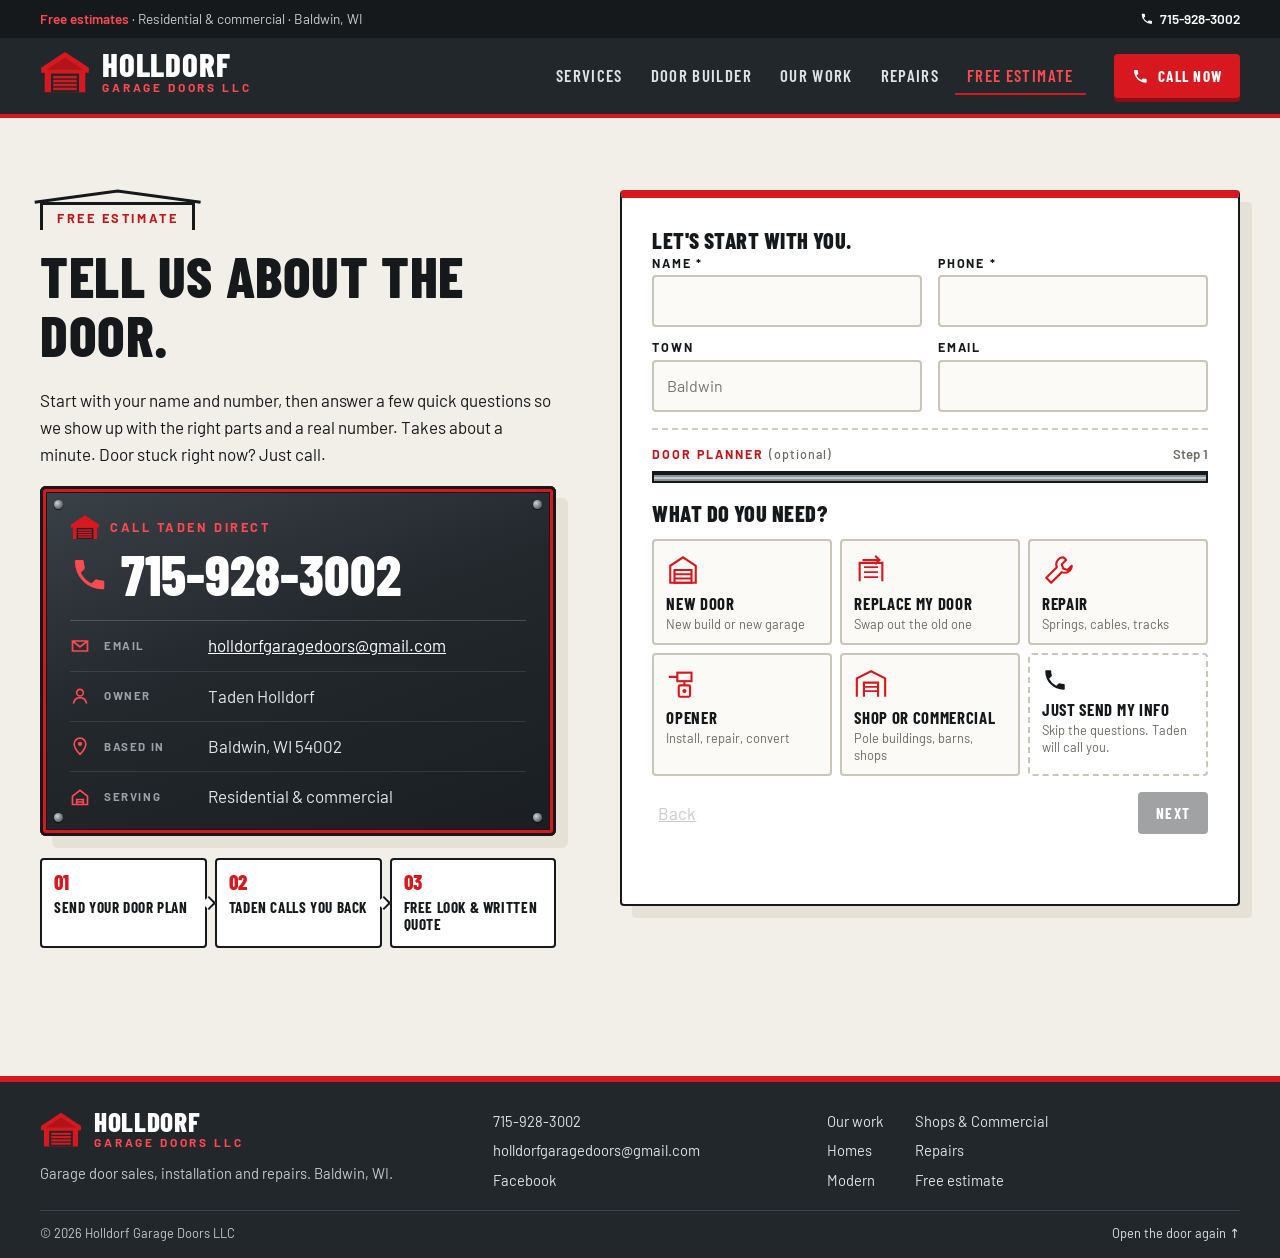
<file: free-estimate/index.html>
<!doctype html>
<html lang="en">
<head>
<meta charset="utf-8">
<meta name="viewport" content="width=device-width, initial-scale=1">
<title>Free Garage Door Estimate | Holldorf Garage Doors, Baldwin WI</title>
<meta name="description" content="Get a free garage door estimate from Holldorf Garage Doors in Baldwin, WI. Answer a few quick questions about your new door, repair or opener and we’ll call you back.">
<link rel="canonical" href="https://brilliantimpact-media.github.io/holldorf-doors-website/free-estimate/">
<meta name="theme-color" content="#d7191f">
<!-- Form service address (Formspree, Web3Forms, etc.). Leave empty and the form opens an email instead. -->
<meta name="hd-form-endpoint" content="">
<link rel="icon" href="../favicon.svg" type="image/svg+xml">
<link rel="icon" href="../favicon-48.png" type="image/png" sizes="48x48">
<link rel="apple-touch-icon" href="../apple-touch-icon.png">
<meta property="og:type" content="website">
<meta property="og:title" content="Free Garage Door Estimate | Holldorf Garage Doors, Baldwin WI">
<meta property="og:description" content="Get a free garage door estimate from Holldorf Garage Doors in Baldwin, WI. Answer a few quick questions about your new door, repair or opener and we’ll call you back.">
<meta property="og:url" content="https://brilliantimpact-media.github.io/holldorf-doors-website/free-estimate/">
<meta property="og:image" content="https://brilliantimpact-media.github.io/holldorf-doors-website/assets/img/share-card.jpg">
<meta property="og:image:width" content="1200">
<meta property="og:image:height" content="630">
<meta property="og:image:alt" content="Holldorf Garage Doors: garage doors, hung right. Sales, installation, repairs and openers. Baldwin, WI. 715-928-3002">
<meta name="twitter:image" content="https://brilliantimpact-media.github.io/holldorf-doors-website/assets/img/share-card.jpg">
<meta name="twitter:card" content="summary_large_image">
<link rel="preconnect" href="https://fonts.googleapis.com">
<link rel="preconnect" href="https://fonts.gstatic.com" crossorigin>
<link href="https://fonts.googleapis.com/css2?family=Barlow+Condensed:wght@500;600;700;800&family=Barlow:wght@400;500;600;700&display=swap" rel="stylesheet">
<link rel="stylesheet" href="../assets/css/site.css?v=202611181531">
<script>document.documentElement.classList.add('js');</script>
<script type="application/ld+json">
{
 "@context": "https://schema.org",
 "@type": "BreadcrumbList",
 "itemListElement": [
  {
   "@type": "ListItem",
   "position": 1,
   "name": "Home",
   "item": "https://brilliantimpact-media.github.io/holldorf-doors-website/"
  },
  {
   "@type": "ListItem",
   "position": 2,
   "name": "Free Estimate",
   "item": "https://brilliantimpact-media.github.io/holldorf-doors-website/free-estimate/"
  }
 ]
}
</script>
</head>
<body class="inner">
<svg width="0" height="0" style="position:absolute" aria-hidden="true">
  <symbol id="i-phone" viewBox="0 0 24 24"><path fill="currentColor" d="M6.6 10.8a15.1 15.1 0 0 0 6.6 6.6l2.2-2.2c.3-.3.7-.4 1-.2 1.1.4 2.3.6 3.6.6.6 0 1 .4 1 1V20c0 .6-.4 1-1 1A17 17 0 0 1 3 4c0-.6.4-1 1-1h3.5c.6 0 1 .4 1 1 0 1.3.2 2.5.6 3.6.1.3 0 .7-.2 1z"/></symbol>
  <symbol id="i-arrow" viewBox="0 0 24 24"><path fill="none" stroke="currentColor" stroke-width="2.4" stroke-linecap="square" d="M4 12h15m-6-6 6 6-6 6"/></symbol>
  <symbol id="i-check" viewBox="0 0 24 24"><path fill="none" stroke="currentColor" stroke-width="3" stroke-linecap="square" d="m4 12.5 5 5L20 6.5"/></symbol>
</svg>

<a class="skip-link" href="#main">Skip to content</a>

<div class="topbar">
  <div class="wrap topbar__in">
    <span><b>Free estimates</b> &middot; Residential &amp; commercial &middot; Baldwin, WI</span>
    <a href="tel:+17159283002"><svg><use href="#i-phone"/></svg> 715-928-3002</a>
  </div>
</div>

<header class="site-header" id="top">
  <div class="wrap site-header__in">
    <a class="brand" href="../" aria-label="Holldorf Garage Doors, home"><span class="hd-lockup"><svg class="hd-lockup__icon" viewBox="0 0 64 56" aria-hidden="true"><path class="hd-mark__house" d="M32 2.5 1.5 22.5V29H6v25h52V29h4.5v-6.5Z"/><path class="hd-mark__trim" d="M32 9.5 8.5 25h47Z"/><rect class="hd-mark__door" x="14" y="30" width="36" height="24"/><g class="hd-mark__panels"><rect x="17" y="33" width="30" height="3.2"/><rect x="17" y="38" width="30" height="3.2"/><rect x="17" y="43" width="30" height="3.2"/><rect x="17" y="48" width="30" height="3.2"/></g></svg><span class="hd-lockup__words"><span class="hd-lockup__name">Holldorf</span><span class="hd-lockup__sub">Garage Doors LLC</span></span></span></a>
    <nav class="nav" id="nav" aria-label="Main">
      <a href="../#services">Services</a>
      <a href="../#builder">Door Builder</a>
      <a href="../work/">Our Work</a>
      <a href="../#trouble">Repairs</a>
      <a href="../free-estimate/" aria-current="page" class="is-active">Free Estimate</a>
    </nav>
    <a class="btn btn--red btn--sm header-cta" href="tel:+17159283002"><svg><use href="#i-phone"/></svg><span>Call now</span></a>
    <button class="nav-toggle" type="button" aria-controls="nav" aria-expanded="false" aria-label="Menu"><span></span><span></span><span></span></button>
  </div>
</header>

<main id="main">
  <!-- ============ Estimate (shared: homepage + /free-estimate/) ============ -->
  <section class="section estimate estimate--page" id="estimate">
    <div class="wrap estimate__grid">
      <div class="estimate__info" data-reveal>
        <p class="kicker"><span class="kick"><svg class="kick__roof" viewBox="0 0 100 20" preserveAspectRatio="none" aria-hidden="true"><path d="M1 19 50 1.5 99 19"/></svg><span class="kick__bay"><span class="kick__text">Free estimate</span><span class="kick__door" aria-hidden="true"></span></span></span></p>
        <h1>Tell us about the door.</h1>
        <p>Start with your name and number, then answer a few quick questions so we show up with the right parts and a real number. Takes about a minute. Door stuck right now? Just call.</p>
        <div class="cplate">
          <i class="cplate__rivet cplate__rivet--tl"></i><i class="cplate__rivet cplate__rivet--tr"></i><i class="cplate__rivet cplate__rivet--bl"></i><i class="cplate__rivet cplate__rivet--br"></i>
          <p class="cplate__label"><svg class="cplate__mark" viewBox="0 0 64 56" aria-hidden="true"><path class="hd-mark__house" d="M32 2.5 1.5 22.5V29H6v25h52V29h4.5v-6.5Z"/><rect class="hd-mark__door" x="14" y="30" width="36" height="24"/><g class="hd-mark__panels"><rect x="17" y="33" width="30" height="3.2"/><rect x="17" y="38" width="30" height="3.2"/><rect x="17" y="43" width="30" height="3.2"/><rect x="17" y="48" width="30" height="3.2"/></g></svg>Call Taden direct</p>
          <a class="cplate__phone" href="tel:+17159283002"><svg><use href="#i-phone"/></svg>715-928-3002</a>
          <ul class="cplate__list">
            <li><svg viewBox="0 0 24 24" aria-hidden="true"><path d="M3 6h18v12H3z M3 6l9 7 9-7" fill="none" stroke="currentColor" stroke-width="2"/></svg><span>Email</span><a href="mailto:holldorfgaragedoors@gmail.com">holldorfgaragedoors@gmail.com</a></li>
            <li><svg viewBox="0 0 24 24" aria-hidden="true"><circle cx="12" cy="8" r="4" fill="none" stroke="currentColor" stroke-width="2"/><path d="M4 21c1-4.5 4.2-7 8-7s7 2.5 8 7" fill="none" stroke="currentColor" stroke-width="2"/></svg><span>Owner</span>Taden Holldorf</li>
            <li><svg viewBox="0 0 24 24" aria-hidden="true"><path d="M12 22s7-7.2 7-12.5A7 7 0 0 0 5 9.5C5 14.8 12 22 12 22z" fill="none" stroke="currentColor" stroke-width="2"/><circle cx="12" cy="9.5" r="2.5" fill="currentColor"/></svg><span>Based in</span>Baldwin, WI 54002</li>
            <li><svg viewBox="0 0 24 24" aria-hidden="true"><path d="M3 11 12 4l9 7v10H3z" fill="none" stroke="currentColor" stroke-width="2"/><path d="M8 21v-6h8v6M8 18h8" fill="none" stroke="currentColor" stroke-width="2"/></svg><span>Serving</span>Residential &amp; commercial</li>
          </ul>
        </div>
        <ol class="howto">
          <li><b>01</b><span>Send your door plan</span></li>
          <li><b>02</b><span>Taden calls you back</span></li>
          <li><b>03</b><span>Free look &amp; written quote</span></li>
        </ol>
      </div>

      <!-- Contact first, then the Door Planner. Follow-up questions depend on the job picked
           (built in estimate.js); every question has an "Other" option. -->
      <form class="estimate__form planner" id="estimate-form" novalidate data-reveal data-thanks="../thank-you.html">
        <fieldset class="contact-block">
          <legend>Let's start with you.</legend>
          <div class="field-row">
            <label class="field"><span>Name *</span><input name="name" autocomplete="name" required aria-describedby="err-name"><em class="field-err" id="err-name"></em></label>
            <label class="field"><span>Phone *</span><input name="phone" type="tel" inputmode="tel" autocomplete="tel" required aria-describedby="err-phone"><em class="field-err" id="err-phone"></em></label>
          </div>
          <div class="field-row">
            <label class="field"><span>Town</span><input name="town" autocomplete="address-level2" placeholder="Baldwin"></label>
            <label class="field"><span>Email</span><input name="email" type="email" autocomplete="email" aria-describedby="err-email"><em class="field-err" id="err-email"></em></label>
          </div>
          <input type="text" name="_gotcha" class="hp" tabindex="-1" autocomplete="off" aria-hidden="true">
        </fieldset>

        <div class="build-pick" id="build-pick" hidden>
          <span>Door Builder pick</span>
          <p></p>
          <button type="button" class="link-btn" id="build-clear">Remove</button>
          <input type="hidden" name="door_builder">
        </div>

        <div class="planner-block">
          <div class="planner-top">
            <p class="planner-kicker">Door planner <span>(optional)</span></p>
            <p class="meter-label" aria-live="polite">Step 1</p>
          </div>
          <div class="meter" aria-hidden="true"><div class="meter-door"></div></div>

          <fieldset class="q on" data-key="type" data-single data-label="Job">
            <legend>What do you need?</legend>
            <div class="opts opts-icon">
              <button type="button" class="opt" data-v="New door"><svg viewBox="0 0 48 48" aria-hidden="true"><path d="M6 18 24 6l18 12v24H6z" fill="none" stroke="currentColor" stroke-width="3"/><path d="M12 24h24v18H12z" fill="none" stroke="currentColor" stroke-width="3"/><path d="M12 30h24M12 36h24" stroke="currentColor" stroke-width="2.5"/></svg><strong>New door</strong><span>New build or new garage</span></button>
              <button type="button" class="opt" data-v="Replace my door"><svg viewBox="0 0 48 48" aria-hidden="true"><path d="M8 40V14h32v26" fill="none" stroke="currentColor" stroke-width="3"/><path d="M14 20h20M14 27h20M14 34h20" stroke="currentColor" stroke-width="2.5"/><path d="m30 4 6 6-6 6" fill="none" stroke="currentColor" stroke-width="3"/><path d="M12 10h24" stroke="currentColor" stroke-width="3"/></svg><strong>Replace my door</strong><span>Swap out the old one</span></button>
              <button type="button" class="opt" data-v="Repair"><svg viewBox="0 0 48 48" aria-hidden="true"><path d="M30 6a10 10 0 0 0-9 14L6 35l7 7 15-15A10 10 0 0 0 42 18l-6 6-6-2-2-6 6-6a10 10 0 0 0-4-4z" fill="none" stroke="currentColor" stroke-width="3" stroke-linejoin="round"/></svg><strong>Repair</strong><span>Springs, cables, tracks</span></button>
              <button type="button" class="opt" data-v="Opener"><svg viewBox="0 0 48 48" aria-hidden="true"><rect x="16" y="8" width="20" height="12" fill="none" stroke="currentColor" stroke-width="3"/><path d="M4 14h12M26 20v6" stroke="currentColor" stroke-width="3"/><rect x="18" y="26" width="16" height="16" rx="2" fill="none" stroke="currentColor" stroke-width="3"/><circle cx="26" cy="34" r="3" fill="currentColor"/></svg><strong>Opener</strong><span>Install, repair, convert</span></button>
              <button type="button" class="opt" data-v="Commercial or pole building"><svg viewBox="0 0 48 48" aria-hidden="true"><path d="M4 42V16L24 6l20 10v26" fill="none" stroke="currentColor" stroke-width="3"/><path d="M14 42V22h20v20" fill="none" stroke="currentColor" stroke-width="3"/><path d="M14 28h20M14 34h20" stroke="currentColor" stroke-width="2.5"/></svg><strong>Shop or commercial</strong><span>Pole buildings, barns, shops</span></button>
              <button type="submit" class="opt opt-send send-now"><svg viewBox="0 0 24 24" aria-hidden="true"><use href="#i-phone"/></svg><strong>Just send my info</strong><span>Skip the questions. Taden will call you.</span></button>
            </div>
          </fieldset>

          <fieldset class="q q-final" data-key="final">
            <legend>Here's your door plan.</legend>
            <div class="plan-card">
              <dl class="plan-list"></dl>
              <div>
                <p class="plan-head">What happens next</p>
                <ul class="plan-expect"></ul>
              </div>
            </div>
            <label class="field final-note"><span class="final-label">Anything else we should know?</span><textarea name="details" rows="3" placeholder="Door size, what's going on, best time to reach you..."></textarea></label>
            <input type="hidden" name="door_plan">
            <button class="btn btn--red btn--block send-plan" type="submit">Send my door plan <svg><use href="#i-arrow"/></svg></button>
          </fieldset>

          <div class="planner-nav">
            <button type="button" class="link-btn p-back" disabled>Back</button>
            <button type="button" class="btn btn--dark btn--sm p-next" disabled>Next</button>
          </div>
        </div>
        <p class="form-msg" id="form-msg" role="status" aria-live="polite"></p>
      </form>
    </div>
  </section>

</main>

<footer class="site-footer">
  <div class="wrap footer__grid">
    <div class="footer__brand">
      <a class="footer__logo" href="../" aria-label="Holldorf Garage Doors, home"><span class="hd-lockup"><svg class="hd-lockup__icon" viewBox="0 0 64 56" aria-hidden="true"><path class="hd-mark__house" d="M32 2.5 1.5 22.5V29H6v25h52V29h4.5v-6.5Z"/><path class="hd-mark__trim" d="M32 9.5 8.5 25h47Z"/><rect class="hd-mark__door" x="14" y="30" width="36" height="24"/><g class="hd-mark__panels"><rect x="17" y="33" width="30" height="3.2"/><rect x="17" y="38" width="30" height="3.2"/><rect x="17" y="43" width="30" height="3.2"/><rect x="17" y="48" width="30" height="3.2"/></g></svg><span class="hd-lockup__words"><span class="hd-lockup__name">Holldorf</span><span class="hd-lockup__sub">Garage Doors LLC</span></span></span></a>
      <p class="footer__blurb">Garage door sales, installation and repairs. Baldwin, WI.</p>
    </div>
    <ul class="footer__list">
      <li><a href="tel:+17159283002">715-928-3002</a></li>
      <li><a href="mailto:holldorfgaragedoors@gmail.com">holldorfgaragedoors@gmail.com</a></li>
      <li><a href="https://www.facebook.com/p/Holldorf-Garage-Doors-LLC-61573275539430/">Facebook</a></li>
    </ul>
    <ul class="footer__list footer__list--2">
      <li><a href="../work/">Our work</a></li><li><a href="../work/homes/">Homes</a></li><li><a href="../work/modern/">Modern</a></li><li><a href="../work/shops-commercial/">Shops &amp; Commercial</a></li>
      <li><a href="../#trouble">Repairs</a></li>
      <li><a href="../free-estimate/">Free estimate</a></li>
    </ul>
  </div>
  <div class="wrap footer__base">
    <span>&copy; <span id="yr">2026</span> Holldorf Garage Doors LLC</span>
    <a href="../?intro" class="replay">Open the door again &uarr;</a>
  </div>
</footer>

<a class="call-bar" href="tel:+17159283002"><svg><use href="#i-phone"/></svg> Call for a free estimate</a>

<div class="lightbox" id="lightbox" hidden>
  <button class="lb-close" type="button" aria-label="Close">&times;</button>
  <button class="lb-nav lb-prev" type="button" aria-label="Previous photo">&lsaquo;</button>
  <figure><img alt=""><figcaption></figcaption></figure>
  <button class="lb-nav lb-next" type="button" aria-label="Next photo">&rsaquo;</button>
</div>

<script src="../assets/js/main.js?v=202611181531" defer></script>
<script src="../assets/js/estimate.js?v=202611181531" defer></script>
</body>
</html>
</file>
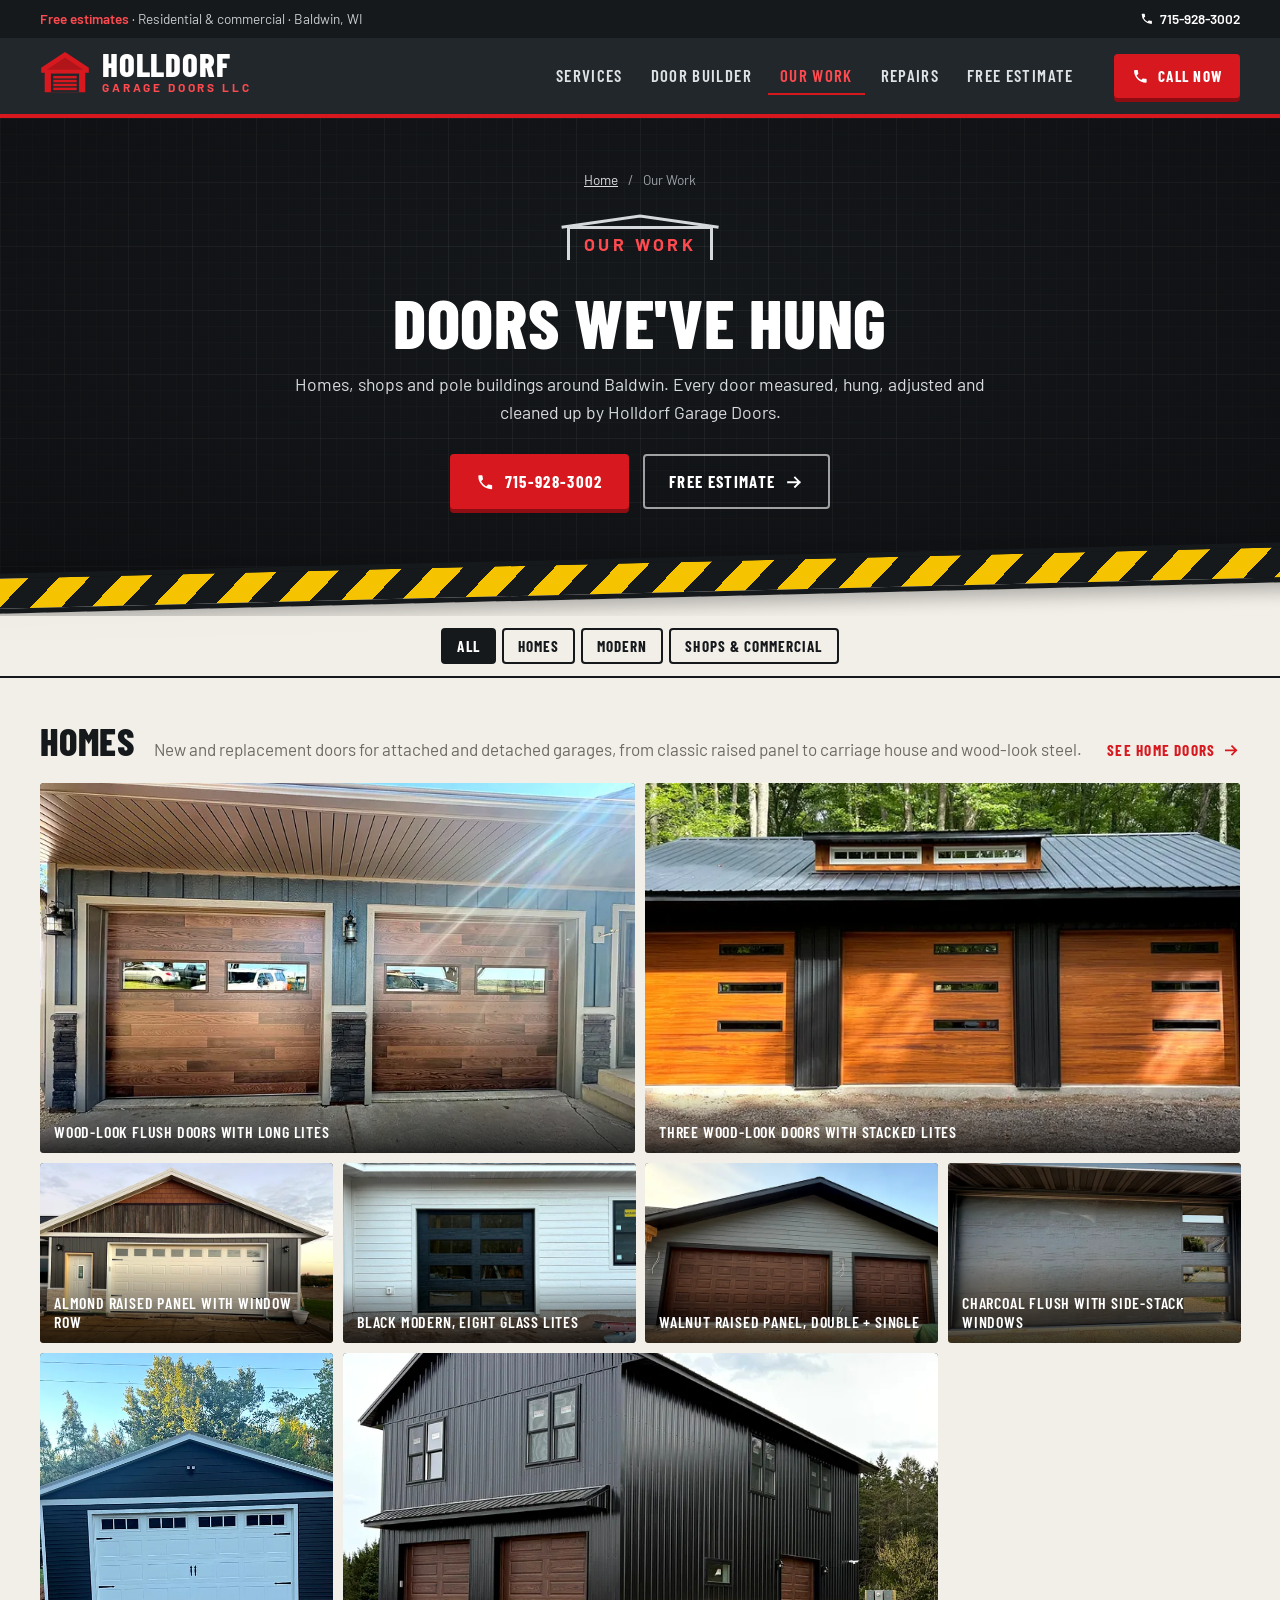
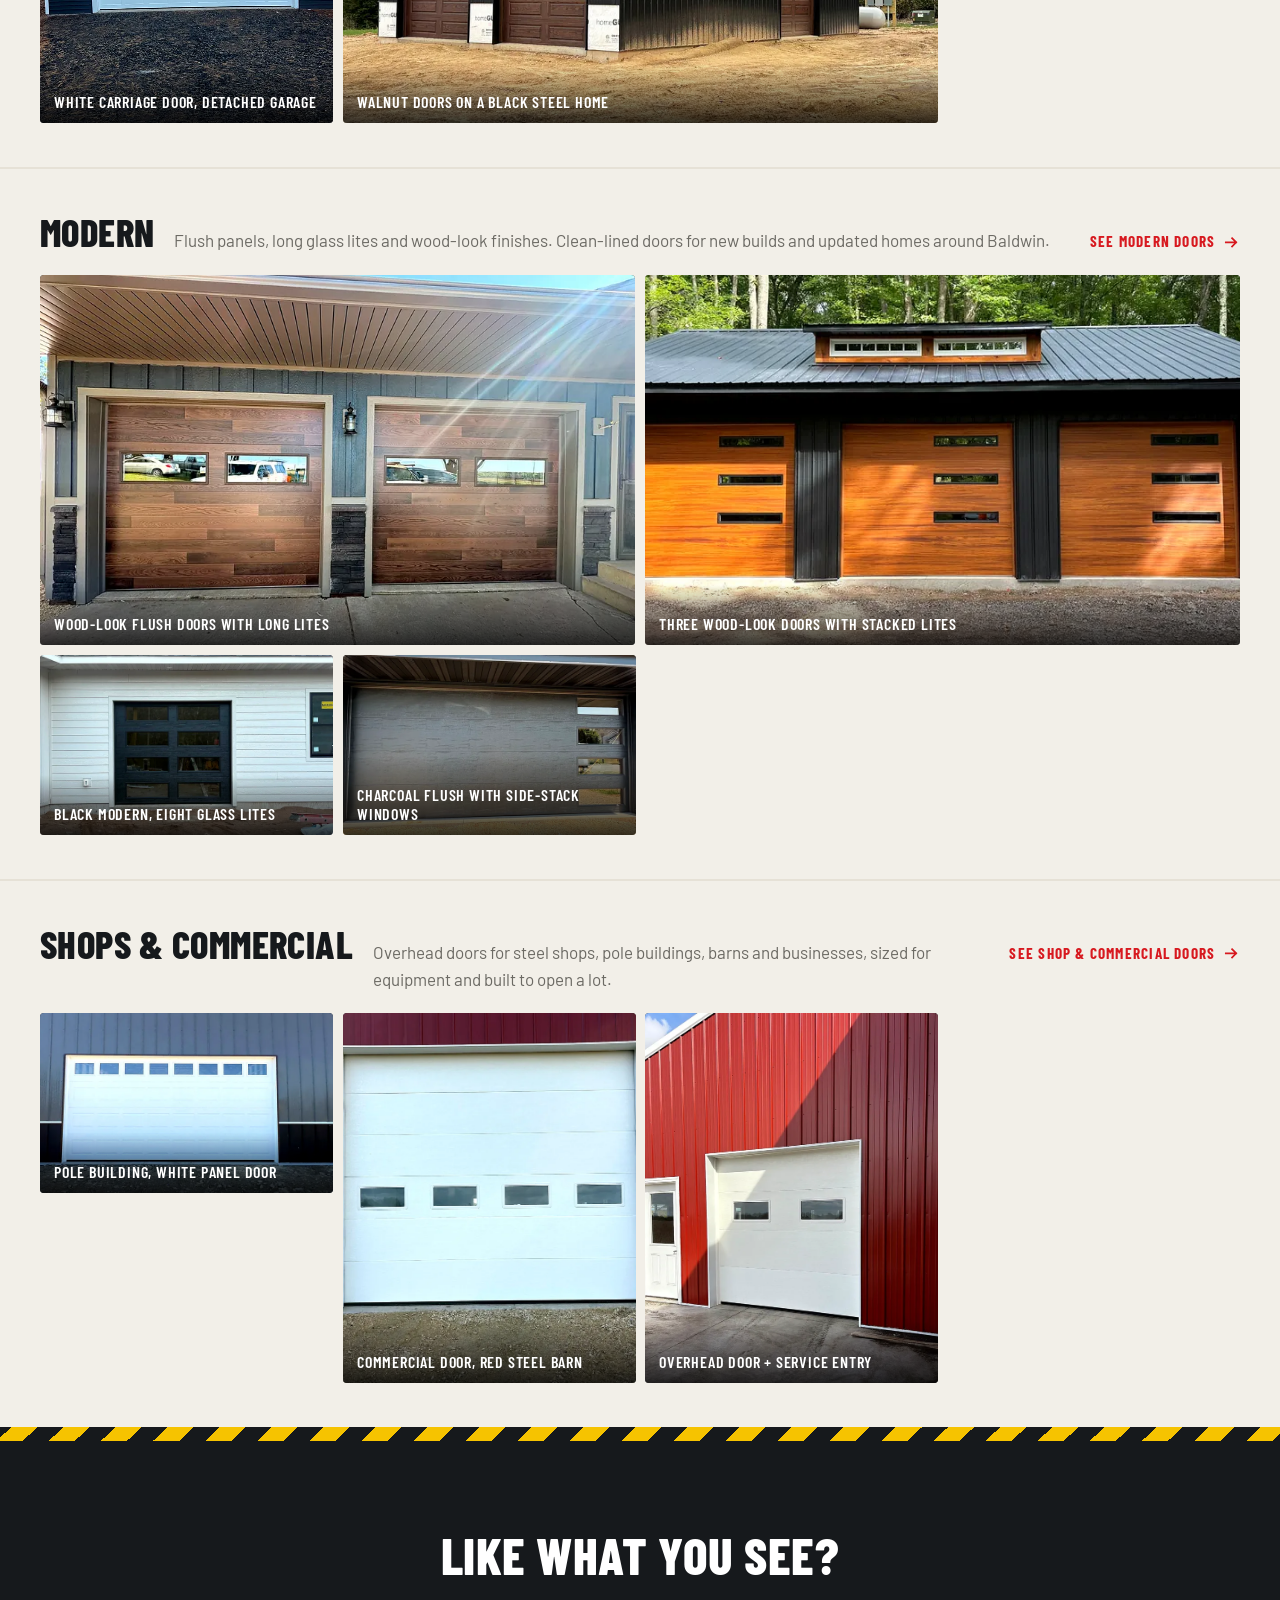
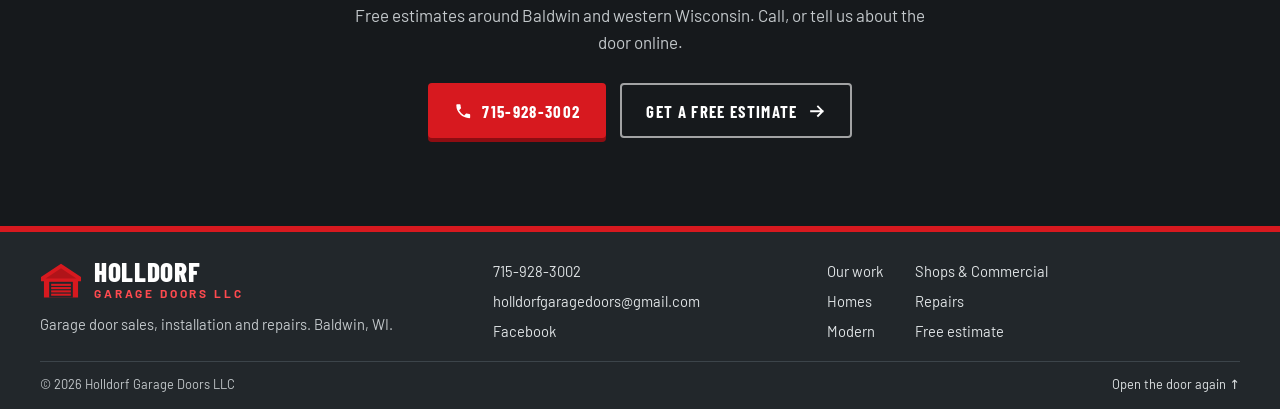
<file: work/index.html>
<!doctype html>
<html lang="en">
<head>
<meta charset="utf-8">
<meta name="viewport" content="width=device-width, initial-scale=1">
<title>Our Work: Garage Door Projects | Holldorf Garage Doors, Baldwin WI</title>
<meta name="description" content="Photos of garage doors installed by Holldorf Garage Doors around Baldwin, WI: raised panel, carriage, modern glass and wood-look doors, plus shop and pole building doors.">
<link rel="canonical" href="https://brilliantimpact-media.github.io/holldorf-doors-website/work/">
<meta name="theme-color" content="#d7191f">
<!-- Form service address (Formspree, Web3Forms, etc.). Leave empty and the form opens an email instead. -->
<meta name="hd-form-endpoint" content="">
<link rel="icon" href="../favicon.svg" type="image/svg+xml">
<link rel="icon" href="../favicon-48.png" type="image/png" sizes="48x48">
<link rel="apple-touch-icon" href="../apple-touch-icon.png">
<meta property="og:type" content="website">
<meta property="og:title" content="Our Work: Garage Door Projects | Holldorf Garage Doors, Baldwin WI">
<meta property="og:description" content="Photos of garage doors installed by Holldorf Garage Doors around Baldwin, WI: raised panel, carriage, modern glass and wood-look doors, plus shop and pole building doors.">
<meta property="og:url" content="https://brilliantimpact-media.github.io/holldorf-doors-website/work/">
<meta property="og:image" content="https://brilliantimpact-media.github.io/holldorf-doors-website/assets/img/share-card.jpg">
<meta property="og:image:width" content="1200">
<meta property="og:image:height" content="630">
<meta property="og:image:alt" content="Holldorf Garage Doors: garage doors, hung right. Sales, installation, repairs and openers. Baldwin, WI. 715-928-3002">
<meta name="twitter:image" content="https://brilliantimpact-media.github.io/holldorf-doors-website/assets/img/share-card.jpg">
<meta name="twitter:card" content="summary_large_image">
<link rel="preconnect" href="https://fonts.googleapis.com">
<link rel="preconnect" href="https://fonts.gstatic.com" crossorigin>
<link href="https://fonts.googleapis.com/css2?family=Barlow+Condensed:wght@500;600;700;800&family=Barlow:wght@400;500;600;700&display=swap" rel="stylesheet">
<link rel="stylesheet" href="../assets/css/site.css?v=202611181531">
<script>document.documentElement.classList.add('js');</script>
<script type="application/ld+json">
{
 "@context": "https://schema.org",
 "@type": "BreadcrumbList",
 "itemListElement": [
  {
   "@type": "ListItem",
   "position": 1,
   "name": "Home",
   "item": "https://brilliantimpact-media.github.io/holldorf-doors-website/"
  },
  {
   "@type": "ListItem",
   "position": 2,
   "name": "Our Work",
   "item": "https://brilliantimpact-media.github.io/holldorf-doors-website/work/"
  }
 ]
}
</script>
</head>
<body class="inner">
<svg width="0" height="0" style="position:absolute" aria-hidden="true">
  <symbol id="i-phone" viewBox="0 0 24 24"><path fill="currentColor" d="M6.6 10.8a15.1 15.1 0 0 0 6.6 6.6l2.2-2.2c.3-.3.7-.4 1-.2 1.1.4 2.3.6 3.6.6.6 0 1 .4 1 1V20c0 .6-.4 1-1 1A17 17 0 0 1 3 4c0-.6.4-1 1-1h3.5c.6 0 1 .4 1 1 0 1.3.2 2.5.6 3.6.1.3 0 .7-.2 1z"/></symbol>
  <symbol id="i-arrow" viewBox="0 0 24 24"><path fill="none" stroke="currentColor" stroke-width="2.4" stroke-linecap="square" d="M4 12h15m-6-6 6 6-6 6"/></symbol>
  <symbol id="i-check" viewBox="0 0 24 24"><path fill="none" stroke="currentColor" stroke-width="3" stroke-linecap="square" d="m4 12.5 5 5L20 6.5"/></symbol>
</svg>

<a class="skip-link" href="#main">Skip to content</a>

<div class="topbar">
  <div class="wrap topbar__in">
    <span><b>Free estimates</b> &middot; Residential &amp; commercial &middot; Baldwin, WI</span>
    <a href="tel:+17159283002"><svg><use href="#i-phone"/></svg> 715-928-3002</a>
  </div>
</div>

<header class="site-header" id="top">
  <div class="wrap site-header__in">
    <a class="brand" href="../" aria-label="Holldorf Garage Doors, home"><span class="hd-lockup"><svg class="hd-lockup__icon" viewBox="0 0 64 56" aria-hidden="true"><path class="hd-mark__house" d="M32 2.5 1.5 22.5V29H6v25h52V29h4.5v-6.5Z"/><path class="hd-mark__trim" d="M32 9.5 8.5 25h47Z"/><rect class="hd-mark__door" x="14" y="30" width="36" height="24"/><g class="hd-mark__panels"><rect x="17" y="33" width="30" height="3.2"/><rect x="17" y="38" width="30" height="3.2"/><rect x="17" y="43" width="30" height="3.2"/><rect x="17" y="48" width="30" height="3.2"/></g></svg><span class="hd-lockup__words"><span class="hd-lockup__name">Holldorf</span><span class="hd-lockup__sub">Garage Doors LLC</span></span></span></a>
    <nav class="nav" id="nav" aria-label="Main">
      <a href="../#services">Services</a>
      <a href="../#builder">Door Builder</a>
      <a href="../work/" aria-current="page" class="is-active">Our Work</a>
      <a href="../#trouble">Repairs</a>
      <a href="../free-estimate/">Free Estimate</a>
    </nav>
    <a class="btn btn--red btn--sm header-cta" href="tel:+17159283002"><svg><use href="#i-phone"/></svg><span>Call now</span></a>
    <button class="nav-toggle" type="button" aria-controls="nav" aria-expanded="false" aria-label="Menu"><span></span><span></span><span></span></button>
  </div>
</header>

<main id="main">
  <section class="pg-hero">
    <div class="wrap pg-hero__in">
      <nav class="crumbs" aria-label="Breadcrumb"><a href="../">Home</a><span aria-hidden="true">/</span><span aria-current="page">Our Work</span></nav>
      <p class="kicker"><span class="kick"><svg class="kick__roof" viewBox="0 0 100 20" preserveAspectRatio="none" aria-hidden="true"><path d="M1 19 50 1.5 99 19"/></svg><span class="kick__bay"><span class="kick__text">Our work</span><span class="kick__door" aria-hidden="true"></span></span></span></p>
      <h1>Doors we've hung</h1>
      <p>Homes, shops and pole buildings around Baldwin. Every door measured, hung, adjusted and cleaned up by Holldorf Garage Doors.</p>
      <div class="hero__ctas">
        <a class="btn btn--red" href="tel:+17159283002"><svg><use href="#i-phone"/></svg> 715-928-3002</a>
        <a class="btn btn--ghost" href="../free-estimate/">Free estimate <svg><use href="#i-arrow"/></svg></a>
      </div>
    </div>
  </section>
  <div class="tape" aria-hidden="true"></div>

  <nav class="work-tabs" aria-label="Project types">
    <div class="wrap"><div class="filters"><a href="../work/" class="is-on" aria-current="page">All</a><a href="../work/homes/">Homes</a><a href="../work/modern/">Modern</a><a href="../work/shops-commercial/">Shops &amp; Commercial</a></div></div>
  </nav>

<div id="gallery">

  <section class="section work-cat" id="homes">
    <div class="wrap">
      <header class="work-cat__head" data-reveal>
        <h2><a href="homes/">Homes</a></h2>
        <p>New and replacement doors for attached and detached garages, from classic raised panel to carriage house and wood-look steel.</p>
        <a class="work-bar__more" href="homes/">See home doors <svg><use href="#i-arrow"/></svg></a>
      </header>
      <div class="gallery gallery--sm">
        <figure class="g g--wide" data-tags="home modern"><button type="button" aria-label="Open photo: Wood-look flush doors with long lites"><img loading="lazy" decoding="async" src="../assets/img/photos/wood-look-modern-doors-800.webp" data-full="../assets/img/photos/wood-look-modern-doors-1600.webp" alt="Pair of wood-look flush garage doors with long windows on a blue board-and-batten garage" width="800" height="544"></button><figcaption>Wood-look flush doors with long lites</figcaption></figure>
        <figure class="g g--wide" data-tags="home modern"><button type="button" aria-label="Open photo: Three wood-look doors with stacked lites"><img loading="lazy" decoding="async" src="../assets/img/photos/wood-look-triple-garage-800.webp" data-full="../assets/img/photos/wood-look-triple-garage-1600.webp" alt="Three wood-look flush garage doors with stacked horizontal windows on a black steel garage in the woods" width="800" height="414"></button><figcaption>Three wood-look doors with stacked lites</figcaption></figure>
        <figure class="g" data-tags="home"><button type="button" aria-label="Open photo: Almond raised panel with window row"><img loading="lazy" decoding="async" src="../assets/img/photos/almond-carriage-gable-800.webp" data-full="../assets/img/photos/almond-carriage-gable-1600.webp" alt="Almond raised-panel garage door with a window row and black strap hinges, stone wainscot and wood gable" width="800" height="448"></button><figcaption>Almond raised panel with window row</figcaption></figure>
        <figure class="g" data-tags="home modern"><button type="button" aria-label="Open photo: Black modern, eight glass lites"><img loading="lazy" decoding="async" src="../assets/img/photos/black-glass-modern-800.webp" data-full="../assets/img/photos/black-glass-modern-1600.webp" alt="Black modern garage door with eight glass lites on white lap siding" width="800" height="428"></button><figcaption>Black modern, eight glass lites</figcaption></figure>
        <figure class="g" data-tags="home"><button type="button" aria-label="Open photo: Walnut raised panel, double + single"><img loading="lazy" decoding="async" src="../assets/img/photos/walnut-raised-panel-pair-800.webp" data-full="../assets/img/photos/walnut-raised-panel-pair-1600.webp" alt="Walnut wood-grain raised-panel double and single garage doors on gray siding" width="800" height="440"></button><figcaption>Walnut raised panel, double + single</figcaption></figure>
        <figure class="g" data-tags="home modern"><button type="button" aria-label="Open photo: Charcoal flush with side-stack windows"><img loading="lazy" decoding="async" src="../assets/img/photos/charcoal-flush-side-lites-800.webp" data-full="../assets/img/photos/charcoal-flush-side-lites-1600.webp" alt="Charcoal flush garage door with a stack of side windows on new construction" width="800" height="416"></button><figcaption>Charcoal flush with side-stack windows</figcaption></figure>
        <figure class="g g--tall" data-tags="home"><button type="button" aria-label="Open photo: White carriage door, detached garage"><img loading="lazy" decoding="async" src="../assets/img/photos/white-carriage-detached-800.webp" data-full="../assets/img/photos/white-carriage-detached-1600.webp" alt="White carriage-style garage door with window row on a new detached garage with dark siding" width="800" height="732"></button><figcaption>White carriage door, detached garage</figcaption></figure>
        <figure class="g g--wide" data-tags="home"><button type="button" aria-label="Open photo: Walnut doors on a black steel home"><img loading="lazy" decoding="async" src="../assets/img/photos/black-shop-walnut-doors-800.webp" data-full="../assets/img/photos/black-shop-walnut-doors-1600.webp" alt="Three walnut raised-panel garage doors on a two-story black steel home" width="800" height="496"></button><figcaption>Walnut doors on a black steel home</figcaption></figure>
      </div>
    </div>
  </section>

  <section class="section work-cat" id="modern">
    <div class="wrap">
      <header class="work-cat__head" data-reveal>
        <h2><a href="modern/">Modern</a></h2>
        <p>Flush panels, long glass lites and wood-look finishes. Clean-lined doors for new builds and updated homes around Baldwin.</p>
        <a class="work-bar__more" href="modern/">See modern doors <svg><use href="#i-arrow"/></svg></a>
      </header>
      <div class="gallery gallery--sm">
        <figure class="g g--wide" data-tags="home modern"><button type="button" aria-label="Open photo: Wood-look flush doors with long lites"><img loading="lazy" decoding="async" src="../assets/img/photos/wood-look-modern-doors-800.webp" data-full="../assets/img/photos/wood-look-modern-doors-1600.webp" alt="Pair of wood-look flush garage doors with long windows on a blue board-and-batten garage" width="800" height="544"></button><figcaption>Wood-look flush doors with long lites</figcaption></figure>
        <figure class="g g--wide" data-tags="home modern"><button type="button" aria-label="Open photo: Three wood-look doors with stacked lites"><img loading="lazy" decoding="async" src="../assets/img/photos/wood-look-triple-garage-800.webp" data-full="../assets/img/photos/wood-look-triple-garage-1600.webp" alt="Three wood-look flush garage doors with stacked horizontal windows on a black steel garage in the woods" width="800" height="414"></button><figcaption>Three wood-look doors with stacked lites</figcaption></figure>
        <figure class="g" data-tags="home modern"><button type="button" aria-label="Open photo: Black modern, eight glass lites"><img loading="lazy" decoding="async" src="../assets/img/photos/black-glass-modern-800.webp" data-full="../assets/img/photos/black-glass-modern-1600.webp" alt="Black modern garage door with eight glass lites on white lap siding" width="800" height="428"></button><figcaption>Black modern, eight glass lites</figcaption></figure>
        <figure class="g" data-tags="home modern"><button type="button" aria-label="Open photo: Charcoal flush with side-stack windows"><img loading="lazy" decoding="async" src="../assets/img/photos/charcoal-flush-side-lites-800.webp" data-full="../assets/img/photos/charcoal-flush-side-lites-1600.webp" alt="Charcoal flush garage door with a stack of side windows on new construction" width="800" height="416"></button><figcaption>Charcoal flush with side-stack windows</figcaption></figure>
      </div>
    </div>
  </section>

  <section class="section work-cat" id="shops-commercial">
    <div class="wrap">
      <header class="work-cat__head" data-reveal>
        <h2><a href="shops-commercial/">Shops &amp; Commercial</a></h2>
        <p>Overhead doors for steel shops, pole buildings, barns and businesses, sized for equipment and built to open a lot.</p>
        <a class="work-bar__more" href="shops-commercial/">See shop & commercial doors <svg><use href="#i-arrow"/></svg></a>
      </header>
      <div class="gallery gallery--sm">
        <figure class="g" data-tags="shop"><button type="button" aria-label="Open photo: Pole building, white panel door"><img loading="lazy" decoding="async" src="../assets/img/photos/pole-building-white-door-800.webp" data-full="../assets/img/photos/pole-building-white-door-1600.webp" alt="White raised-panel garage door with window row on a dark steel pole building" width="800" height="424"></button><figcaption>Pole building, white panel door</figcaption></figure>
        <figure class="g g--tall" data-tags="shop"><button type="button" aria-label="Open photo: Commercial door, red steel barn"><img loading="lazy" decoding="async" src="../assets/img/photos/red-barn-commercial-800.webp" data-full="../assets/img/photos/red-barn-commercial-1600.webp" alt="Tall insulated commercial overhead door with four windows on a red steel barn" width="800" height="805"></button><figcaption>Commercial door, red steel barn</figcaption></figure>
        <figure class="g g--tall" data-tags="shop"><button type="button" aria-label="Open photo: Overhead door + service entry"><img loading="lazy" decoding="async" src="../assets/img/photos/red-barn-door-and-entry-800.webp" data-full="../assets/img/photos/red-barn-door-and-entry-1600.webp" alt="White commercial overhead door beside a service entry door on a red steel barn" width="800" height="907"></button><figcaption>Overhead door + service entry</figcaption></figure>
      </div>
    </div>
  </section>

</div>

  <section class="cta-band">
    <div class="wrap cta-band__in">
      <h2>Like what you see?</h2>
      <p>Free estimates around Baldwin and western Wisconsin. Call, or tell us about the door online.</p>
      <div class="hero__ctas">
        <a class="btn btn--red" href="tel:+17159283002"><svg><use href="#i-phone"/></svg> 715-928-3002</a>
        <a class="btn btn--ghost" href="../free-estimate/">Get a free estimate <svg><use href="#i-arrow"/></svg></a>
      </div>
    </div>
  </section>
</main>

<footer class="site-footer">
  <div class="wrap footer__grid">
    <div class="footer__brand">
      <a class="footer__logo" href="../" aria-label="Holldorf Garage Doors, home"><span class="hd-lockup"><svg class="hd-lockup__icon" viewBox="0 0 64 56" aria-hidden="true"><path class="hd-mark__house" d="M32 2.5 1.5 22.5V29H6v25h52V29h4.5v-6.5Z"/><path class="hd-mark__trim" d="M32 9.5 8.5 25h47Z"/><rect class="hd-mark__door" x="14" y="30" width="36" height="24"/><g class="hd-mark__panels"><rect x="17" y="33" width="30" height="3.2"/><rect x="17" y="38" width="30" height="3.2"/><rect x="17" y="43" width="30" height="3.2"/><rect x="17" y="48" width="30" height="3.2"/></g></svg><span class="hd-lockup__words"><span class="hd-lockup__name">Holldorf</span><span class="hd-lockup__sub">Garage Doors LLC</span></span></span></a>
      <p class="footer__blurb">Garage door sales, installation and repairs. Baldwin, WI.</p>
    </div>
    <ul class="footer__list">
      <li><a href="tel:+17159283002">715-928-3002</a></li>
      <li><a href="mailto:holldorfgaragedoors@gmail.com">holldorfgaragedoors@gmail.com</a></li>
      <li><a href="https://www.facebook.com/p/Holldorf-Garage-Doors-LLC-61573275539430/">Facebook</a></li>
    </ul>
    <ul class="footer__list footer__list--2">
      <li><a href="../work/">Our work</a></li><li><a href="../work/homes/">Homes</a></li><li><a href="../work/modern/">Modern</a></li><li><a href="../work/shops-commercial/">Shops &amp; Commercial</a></li>
      <li><a href="../#trouble">Repairs</a></li>
      <li><a href="../free-estimate/">Free estimate</a></li>
    </ul>
  </div>
  <div class="wrap footer__base">
    <span>&copy; <span id="yr">2026</span> Holldorf Garage Doors LLC</span>
    <a href="../?intro" class="replay">Open the door again &uarr;</a>
  </div>
</footer>

<a class="call-bar" href="tel:+17159283002"><svg><use href="#i-phone"/></svg> Call for a free estimate</a>

<div class="lightbox" id="lightbox" hidden>
  <button class="lb-close" type="button" aria-label="Close">&times;</button>
  <button class="lb-nav lb-prev" type="button" aria-label="Previous photo">&lsaquo;</button>
  <figure><img alt=""><figcaption></figcaption></figure>
  <button class="lb-nav lb-next" type="button" aria-label="Next photo">&rsaquo;</button>
</div>

<script src="../assets/js/main.js?v=202611181531" defer></script>
</body>
</html>
</file>
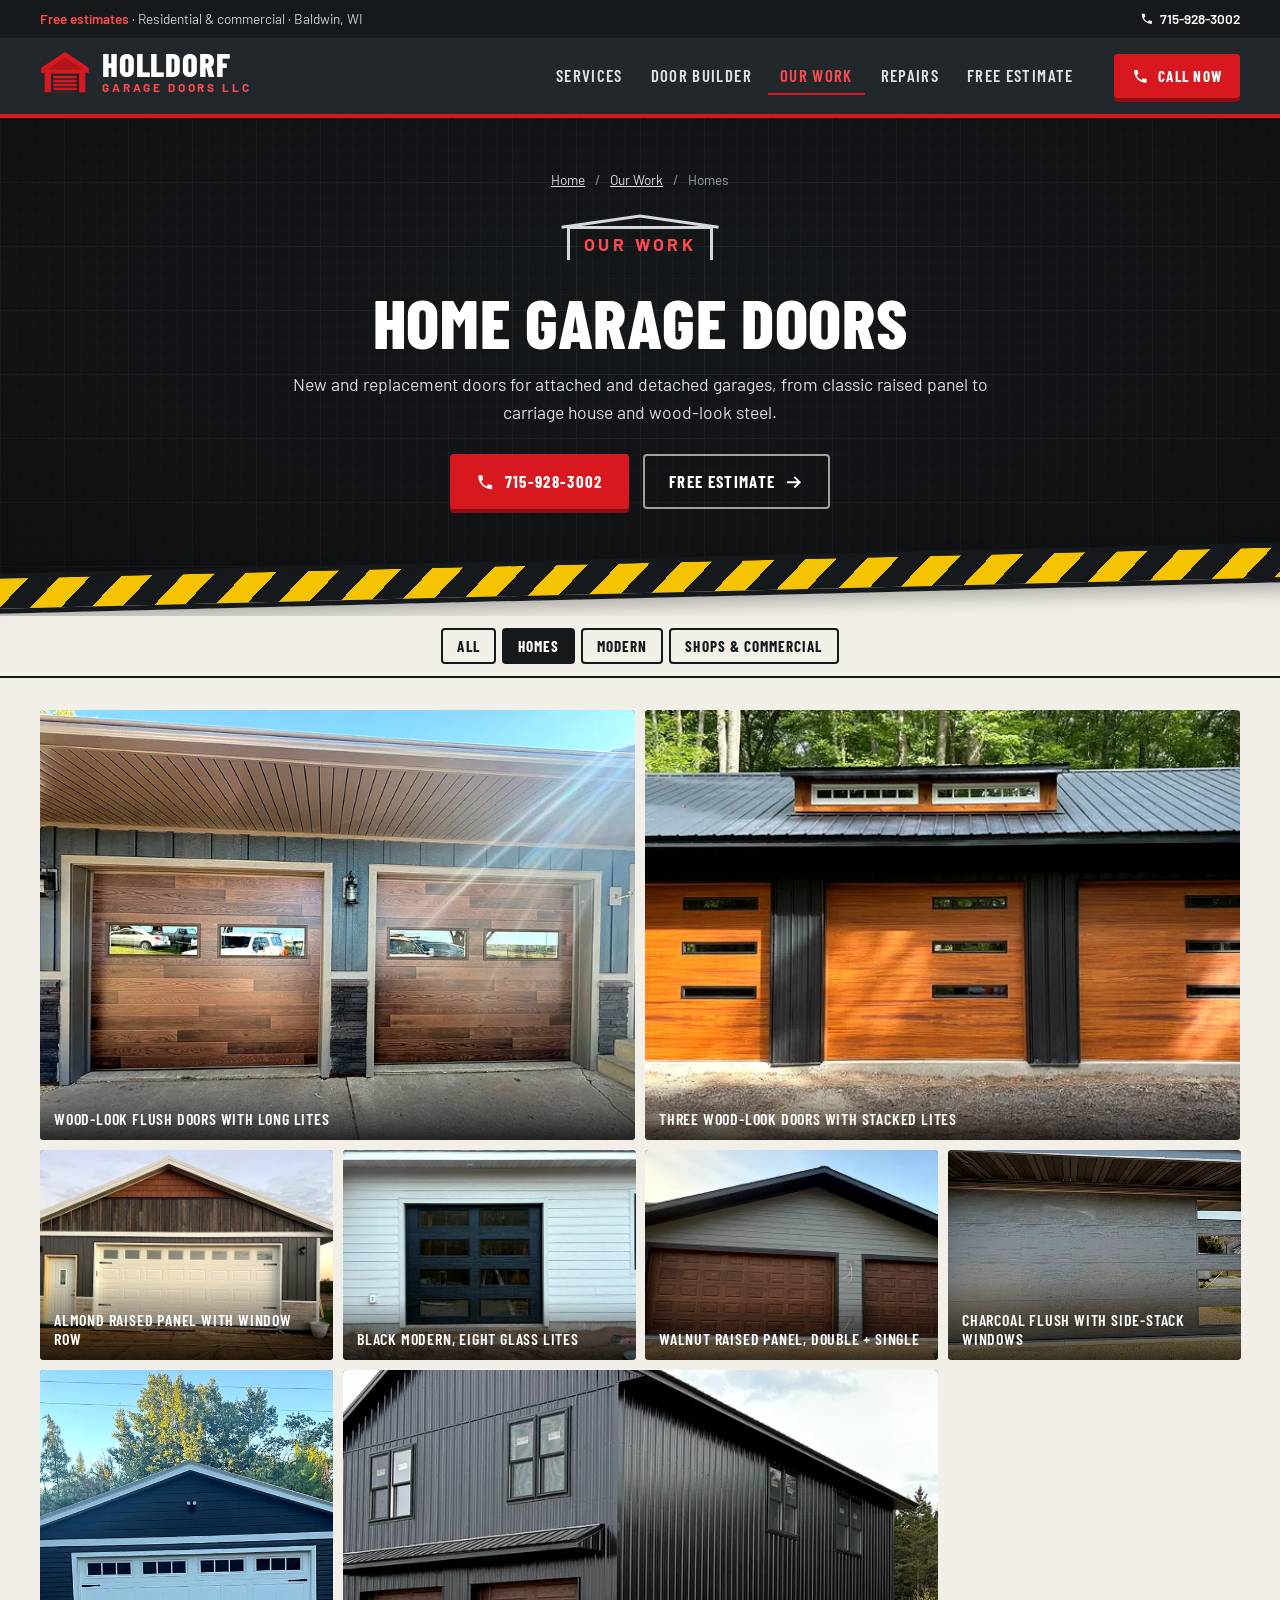
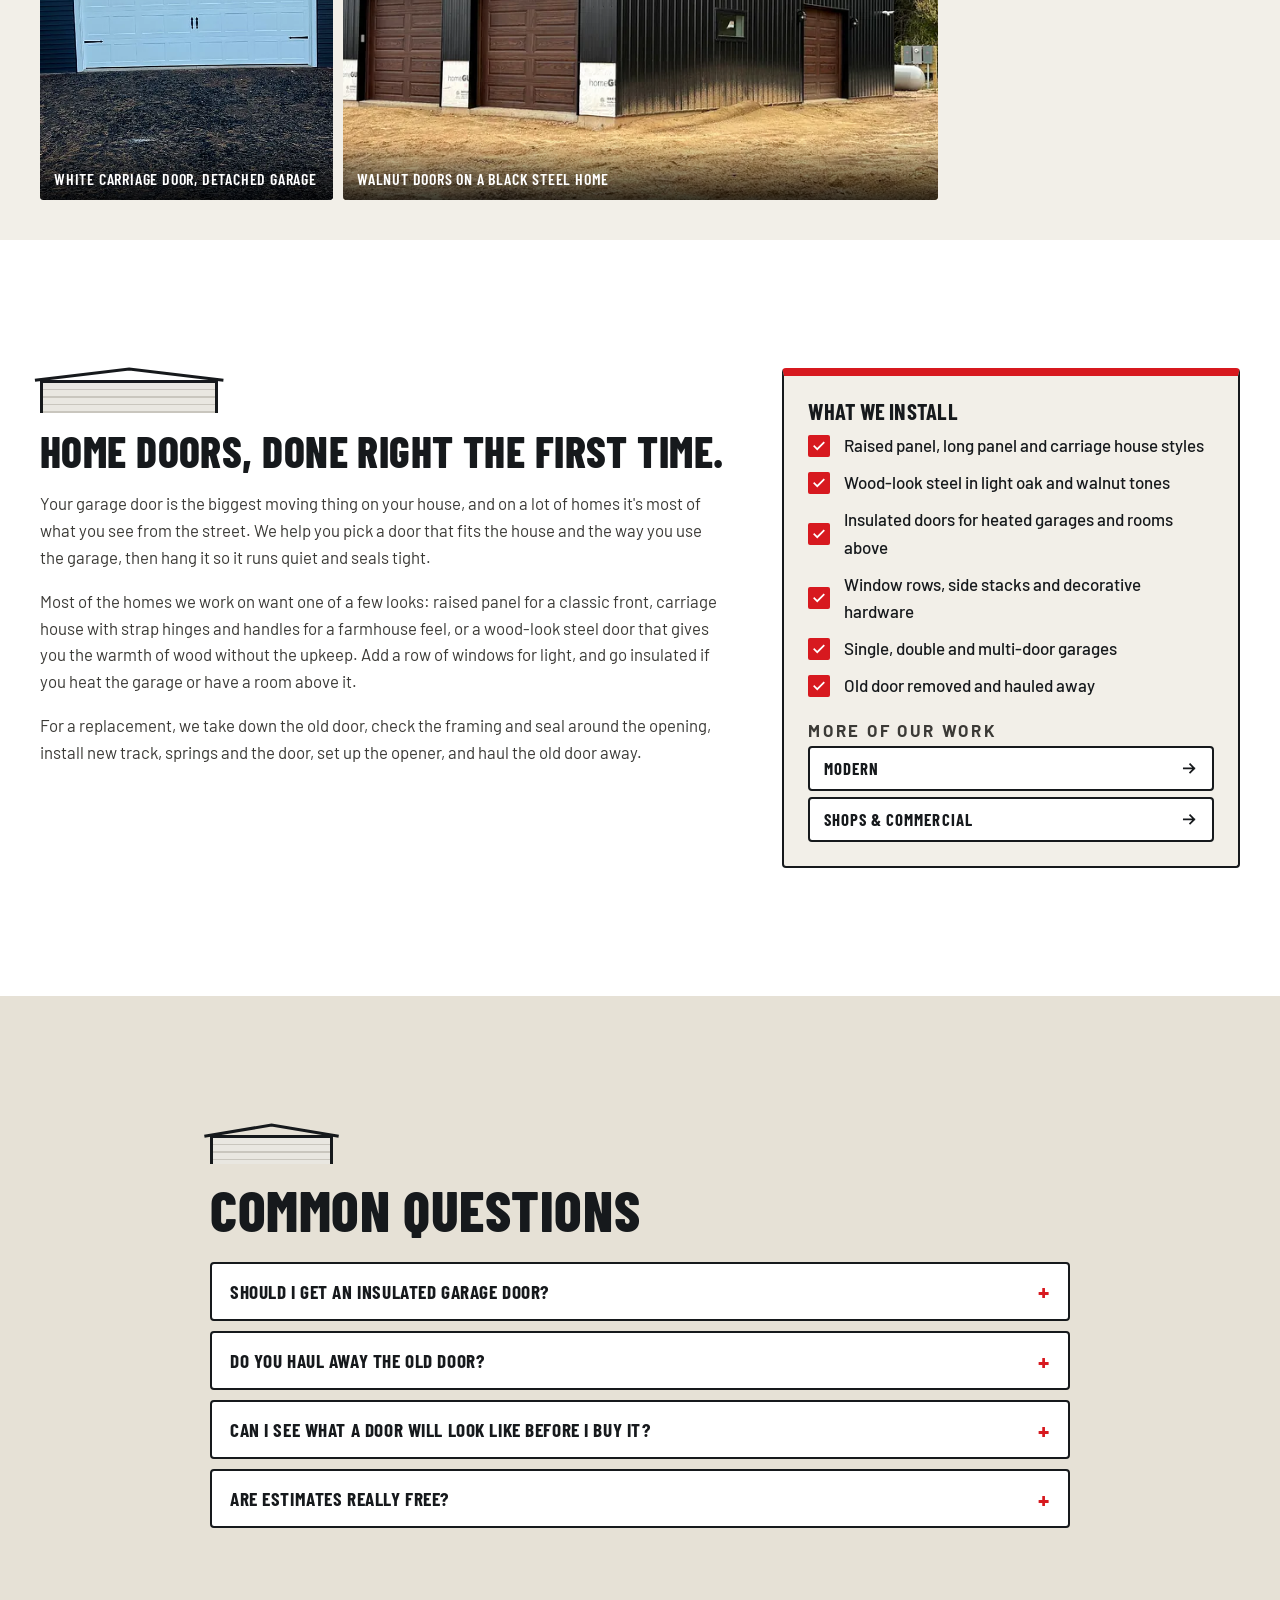
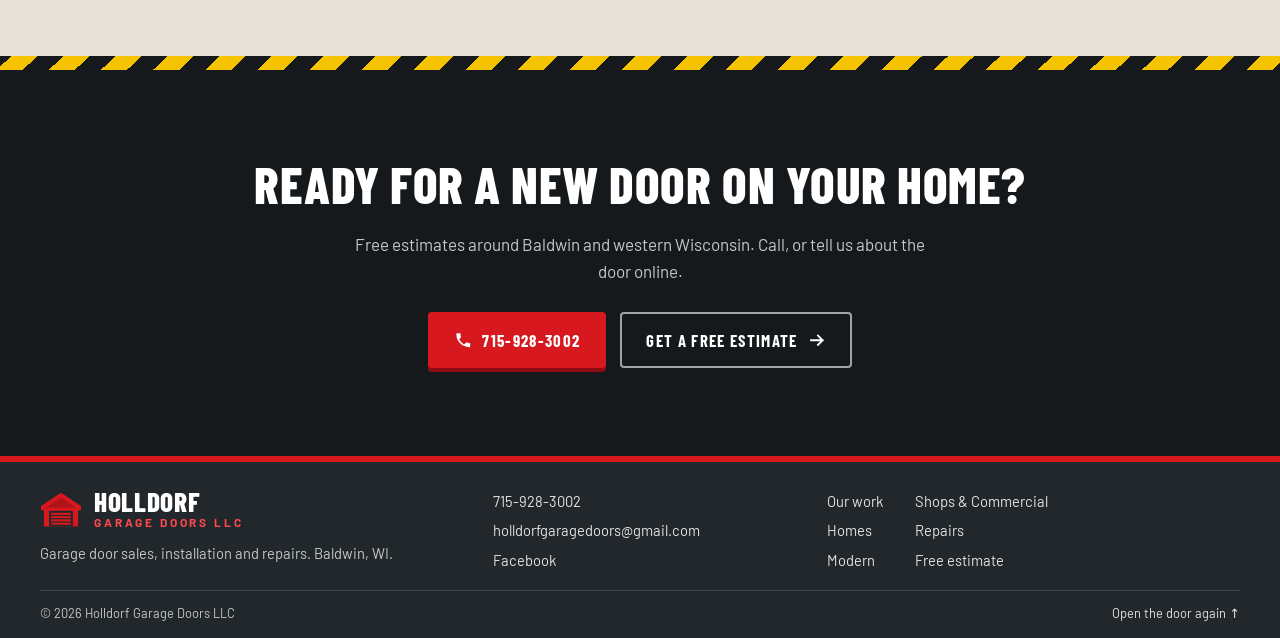
<file: work/homes/index.html>
<!doctype html>
<html lang="en">
<head>
<meta charset="utf-8">
<meta name="viewport" content="width=device-width, initial-scale=1">
<title>Residential Garage Doors in Baldwin, WI | Holldorf Garage Doors</title>
<meta name="description" content="New and replacement garage doors for homes in Baldwin and western Wisconsin. Raised panel, carriage house, wood-look and insulated steel doors. Free estimates: 715-928-3002.">
<link rel="canonical" href="https://brilliantimpact-media.github.io/holldorf-doors-website/work/homes/">
<meta name="theme-color" content="#d7191f">
<!-- Form service address (Formspree, Web3Forms, etc.). Leave empty and the form opens an email instead. -->
<meta name="hd-form-endpoint" content="">
<link rel="icon" href="../../favicon.svg" type="image/svg+xml">
<link rel="icon" href="../../favicon-48.png" type="image/png" sizes="48x48">
<link rel="apple-touch-icon" href="../../apple-touch-icon.png">
<meta property="og:type" content="website">
<meta property="og:title" content="Residential Garage Doors in Baldwin, WI | Holldorf Garage Doors">
<meta property="og:description" content="New and replacement garage doors for homes in Baldwin and western Wisconsin. Raised panel, carriage house, wood-look and insulated steel doors. Free estimates: 715-928-3002.">
<meta property="og:url" content="https://brilliantimpact-media.github.io/holldorf-doors-website/work/homes/">
<meta property="og:image" content="https://brilliantimpact-media.github.io/holldorf-doors-website/assets/img/share-card.jpg">
<meta property="og:image:width" content="1200">
<meta property="og:image:height" content="630">
<meta property="og:image:alt" content="Holldorf Garage Doors: garage doors, hung right. Sales, installation, repairs and openers. Baldwin, WI. 715-928-3002">
<meta name="twitter:image" content="https://brilliantimpact-media.github.io/holldorf-doors-website/assets/img/share-card.jpg">
<meta name="twitter:card" content="summary_large_image">
<link rel="preconnect" href="https://fonts.googleapis.com">
<link rel="preconnect" href="https://fonts.gstatic.com" crossorigin>
<link href="https://fonts.googleapis.com/css2?family=Barlow+Condensed:wght@500;600;700;800&family=Barlow:wght@400;500;600;700&display=swap" rel="stylesheet">
<link rel="stylesheet" href="../../assets/css/site.css?v=202611181531">
<script>document.documentElement.classList.add('js');</script>
<script type="application/ld+json">
{
 "@context": "https://schema.org",
 "@type": "BreadcrumbList",
 "itemListElement": [
  {
   "@type": "ListItem",
   "position": 1,
   "name": "Home",
   "item": "https://brilliantimpact-media.github.io/holldorf-doors-website/"
  },
  {
   "@type": "ListItem",
   "position": 2,
   "name": "Our Work",
   "item": "https://brilliantimpact-media.github.io/holldorf-doors-website/work/"
  },
  {
   "@type": "ListItem",
   "position": 3,
   "name": "Homes",
   "item": "https://brilliantimpact-media.github.io/holldorf-doors-website/work/homes/"
  }
 ]
}
</script>
<script type="application/ld+json">
{
 "@context": "https://schema.org",
 "@type": "Service",
 "name": "Home garage doors",
 "serviceType": "Garage door installation",
 "description": "New and replacement garage doors for homes in Baldwin and western Wisconsin. Raised panel, carriage house, wood-look and insulated steel doors. Free estimates: 715-928-3002.",
 "url": "https://brilliantimpact-media.github.io/holldorf-doors-website/work/homes/",
 "areaServed": "Baldwin, WI and western Wisconsin",
 "provider": {
  "@type": "HomeAndConstructionBusiness",
  "name": "Holldorf Garage Doors LLC",
  "telephone": "+1-715-928-3002",
  "email": "holldorfgaragedoors@gmail.com",
  "url": "https://brilliantimpact-media.github.io/holldorf-doors-website/",
  "logo": "https://brilliantimpact-media.github.io/holldorf-doors-website/assets/img/logo-800.webp",
  "address": {
   "@type": "PostalAddress",
   "addressLocality": "Baldwin",
   "addressRegion": "WI",
   "postalCode": "54002",
   "addressCountry": "US"
  }
 },
 "image": [
  "https://brilliantimpact-media.github.io/holldorf-doors-website/assets/img/photos/wood-look-modern-doors-1600.webp",
  "https://brilliantimpact-media.github.io/holldorf-doors-website/assets/img/photos/wood-look-triple-garage-1600.webp",
  "https://brilliantimpact-media.github.io/holldorf-doors-website/assets/img/photos/almond-carriage-gable-1600.webp",
  "https://brilliantimpact-media.github.io/holldorf-doors-website/assets/img/photos/black-glass-modern-1600.webp",
  "https://brilliantimpact-media.github.io/holldorf-doors-website/assets/img/photos/walnut-raised-panel-pair-1600.webp",
  "https://brilliantimpact-media.github.io/holldorf-doors-website/assets/img/photos/charcoal-flush-side-lites-1600.webp",
  "https://brilliantimpact-media.github.io/holldorf-doors-website/assets/img/photos/white-carriage-detached-1600.webp",
  "https://brilliantimpact-media.github.io/holldorf-doors-website/assets/img/photos/black-shop-walnut-doors-1600.webp"
 ]
}
</script>
<script type="application/ld+json">
{
 "@context": "https://schema.org",
 "@type": "FAQPage",
 "mainEntity": [
  {
   "@type": "Question",
   "name": "Should I get an insulated garage door?",
   "acceptedAnswer": {
    "@type": "Answer",
    "text": "If the garage is attached, heated, or has a room above it, yes. An insulated door holds heat better through a Wisconsin winter, is stiffer, and runs quieter. For an unheated detached garage, a non-insulated door can be a fine way to save money. We'll lay out both at the estimate."
   }
  },
  {
   "@type": "Question",
   "name": "Do you haul away the old door?",
   "acceptedAnswer": {
    "@type": "Answer",
    "text": "Yes. When we replace a door, we take the old door, track and springs with us."
   }
  },
  {
   "@type": "Question",
   "name": "Can I see what a door will look like before I buy it?",
   "acceptedAnswer": {
    "@type": "Answer",
    "text": "Try the Door Builder on our homepage to see styles, colors and windows on different siding. Send your build with your estimate request and we'll price that door."
   }
  },
  {
   "@type": "Question",
   "name": "Are estimates really free?",
   "acceptedAnswer": {
    "@type": "Answer",
    "text": "Yes. We'll come out, measure, talk through options and give you a written price at no charge."
   }
  }
 ]
}
</script>
</head>
<body class="inner">
<svg width="0" height="0" style="position:absolute" aria-hidden="true">
  <symbol id="i-phone" viewBox="0 0 24 24"><path fill="currentColor" d="M6.6 10.8a15.1 15.1 0 0 0 6.6 6.6l2.2-2.2c.3-.3.7-.4 1-.2 1.1.4 2.3.6 3.6.6.6 0 1 .4 1 1V20c0 .6-.4 1-1 1A17 17 0 0 1 3 4c0-.6.4-1 1-1h3.5c.6 0 1 .4 1 1 0 1.3.2 2.5.6 3.6.1.3 0 .7-.2 1z"/></symbol>
  <symbol id="i-arrow" viewBox="0 0 24 24"><path fill="none" stroke="currentColor" stroke-width="2.4" stroke-linecap="square" d="M4 12h15m-6-6 6 6-6 6"/></symbol>
  <symbol id="i-check" viewBox="0 0 24 24"><path fill="none" stroke="currentColor" stroke-width="3" stroke-linecap="square" d="m4 12.5 5 5L20 6.5"/></symbol>
</svg>

<a class="skip-link" href="#main">Skip to content</a>

<div class="topbar">
  <div class="wrap topbar__in">
    <span><b>Free estimates</b> &middot; Residential &amp; commercial &middot; Baldwin, WI</span>
    <a href="tel:+17159283002"><svg><use href="#i-phone"/></svg> 715-928-3002</a>
  </div>
</div>

<header class="site-header" id="top">
  <div class="wrap site-header__in">
    <a class="brand" href="../../" aria-label="Holldorf Garage Doors, home"><span class="hd-lockup"><svg class="hd-lockup__icon" viewBox="0 0 64 56" aria-hidden="true"><path class="hd-mark__house" d="M32 2.5 1.5 22.5V29H6v25h52V29h4.5v-6.5Z"/><path class="hd-mark__trim" d="M32 9.5 8.5 25h47Z"/><rect class="hd-mark__door" x="14" y="30" width="36" height="24"/><g class="hd-mark__panels"><rect x="17" y="33" width="30" height="3.2"/><rect x="17" y="38" width="30" height="3.2"/><rect x="17" y="43" width="30" height="3.2"/><rect x="17" y="48" width="30" height="3.2"/></g></svg><span class="hd-lockup__words"><span class="hd-lockup__name">Holldorf</span><span class="hd-lockup__sub">Garage Doors LLC</span></span></span></a>
    <nav class="nav" id="nav" aria-label="Main">
      <a href="../../#services">Services</a>
      <a href="../../#builder">Door Builder</a>
      <a href="../../work/" aria-current="page" class="is-active">Our Work</a>
      <a href="../../#trouble">Repairs</a>
      <a href="../../free-estimate/">Free Estimate</a>
    </nav>
    <a class="btn btn--red btn--sm header-cta" href="tel:+17159283002"><svg><use href="#i-phone"/></svg><span>Call now</span></a>
    <button class="nav-toggle" type="button" aria-controls="nav" aria-expanded="false" aria-label="Menu"><span></span><span></span><span></span></button>
  </div>
</header>

<main id="main">
  <section class="pg-hero">
    <div class="wrap pg-hero__in">
      <nav class="crumbs" aria-label="Breadcrumb"><a href="../../">Home</a><span aria-hidden="true">/</span><a href="../">Our Work</a><span aria-hidden="true">/</span><span aria-current="page">Homes</span></nav>
      <p class="kicker"><span class="kick"><svg class="kick__roof" viewBox="0 0 100 20" preserveAspectRatio="none" aria-hidden="true"><path d="M1 19 50 1.5 99 19"/></svg><span class="kick__bay"><span class="kick__text">Our work</span><span class="kick__door" aria-hidden="true"></span></span></span></p>
      <h1>Home garage doors</h1>
      <p>New and replacement doors for attached and detached garages, from classic raised panel to carriage house and wood-look steel.</p>
      <div class="hero__ctas">
        <a class="btn btn--red" href="tel:+17159283002"><svg><use href="#i-phone"/></svg> 715-928-3002</a>
        <a class="btn btn--ghost" href="../../free-estimate/">Free estimate <svg><use href="#i-arrow"/></svg></a>
      </div>
    </div>
  </section>
  <div class="tape" aria-hidden="true"></div>

  <nav class="work-tabs" aria-label="Project types">
    <div class="wrap"><div class="filters"><a href="../../work/">All</a><a href="../../work/homes/" class="is-on" aria-current="page">Homes</a><a href="../../work/modern/">Modern</a><a href="../../work/shops-commercial/">Shops &amp; Commercial</a></div></div>
  </nav>

  <section class="section work-page">
    <div class="wrap">
      <div class="gallery" id="gallery">
        <figure class="g g--wide" data-tags="home modern"><button type="button" aria-label="Open photo: Wood-look flush doors with long lites"><img loading="lazy" decoding="async" src="../../assets/img/photos/wood-look-modern-doors-800.webp" data-full="../../assets/img/photos/wood-look-modern-doors-1600.webp" alt="Pair of wood-look flush garage doors with long windows on a blue board-and-batten garage" width="800" height="544"></button><figcaption>Wood-look flush doors with long lites</figcaption></figure>
        <figure class="g g--wide" data-tags="home modern"><button type="button" aria-label="Open photo: Three wood-look doors with stacked lites"><img loading="lazy" decoding="async" src="../../assets/img/photos/wood-look-triple-garage-800.webp" data-full="../../assets/img/photos/wood-look-triple-garage-1600.webp" alt="Three wood-look flush garage doors with stacked horizontal windows on a black steel garage in the woods" width="800" height="414"></button><figcaption>Three wood-look doors with stacked lites</figcaption></figure>
        <figure class="g" data-tags="home"><button type="button" aria-label="Open photo: Almond raised panel with window row"><img loading="lazy" decoding="async" src="../../assets/img/photos/almond-carriage-gable-800.webp" data-full="../../assets/img/photos/almond-carriage-gable-1600.webp" alt="Almond raised-panel garage door with a window row and black strap hinges, stone wainscot and wood gable" width="800" height="448"></button><figcaption>Almond raised panel with window row</figcaption></figure>
        <figure class="g" data-tags="home modern"><button type="button" aria-label="Open photo: Black modern, eight glass lites"><img loading="lazy" decoding="async" src="../../assets/img/photos/black-glass-modern-800.webp" data-full="../../assets/img/photos/black-glass-modern-1600.webp" alt="Black modern garage door with eight glass lites on white lap siding" width="800" height="428"></button><figcaption>Black modern, eight glass lites</figcaption></figure>
        <figure class="g" data-tags="home"><button type="button" aria-label="Open photo: Walnut raised panel, double + single"><img loading="lazy" decoding="async" src="../../assets/img/photos/walnut-raised-panel-pair-800.webp" data-full="../../assets/img/photos/walnut-raised-panel-pair-1600.webp" alt="Walnut wood-grain raised-panel double and single garage doors on gray siding" width="800" height="440"></button><figcaption>Walnut raised panel, double + single</figcaption></figure>
        <figure class="g" data-tags="home modern"><button type="button" aria-label="Open photo: Charcoal flush with side-stack windows"><img loading="lazy" decoding="async" src="../../assets/img/photos/charcoal-flush-side-lites-800.webp" data-full="../../assets/img/photos/charcoal-flush-side-lites-1600.webp" alt="Charcoal flush garage door with a stack of side windows on new construction" width="800" height="416"></button><figcaption>Charcoal flush with side-stack windows</figcaption></figure>
        <figure class="g g--tall" data-tags="home"><button type="button" aria-label="Open photo: White carriage door, detached garage"><img loading="lazy" decoding="async" src="../../assets/img/photos/white-carriage-detached-800.webp" data-full="../../assets/img/photos/white-carriage-detached-1600.webp" alt="White carriage-style garage door with window row on a new detached garage with dark siding" width="800" height="732"></button><figcaption>White carriage door, detached garage</figcaption></figure>
        <figure class="g g--wide" data-tags="home"><button type="button" aria-label="Open photo: Walnut doors on a black steel home"><img loading="lazy" decoding="async" src="../../assets/img/photos/black-shop-walnut-doors-800.webp" data-full="../../assets/img/photos/black-shop-walnut-doors-1600.webp" alt="Three walnut raised-panel garage doors on a two-story black steel home" width="800" height="496"></button><figcaption>Walnut doors on a black steel home</figcaption></figure>
      </div>
    </div>
  </section>

  <section class="section work-copy">
    <div class="wrap work-copy__grid">
      <div data-reveal>
        <p class="kicker"><span class="kick"><svg class="kick__roof" viewBox="0 0 100 20" preserveAspectRatio="none" aria-hidden="true"><path d="M1 19 50 1.5 99 19"/></svg><span class="kick__bay"><span class="kick__text">How we do it</span><span class="kick__door" aria-hidden="true"></span></span></span></p>
        <h2>Home doors, done right the first time.</h2>
        <p>Your garage door is the biggest moving thing on your house, and on a lot of homes it&#x27;s most of what you see from the street. We help you pick a door that fits the house and the way you use the garage, then hang it so it runs quiet and seals tight.</p><p>Most of the homes we work on want one of a few looks: raised panel for a classic front, carriage house with strap hinges and handles for a farmhouse feel, or a wood-look steel door that gives you the warmth of wood without the upkeep. Add a row of windows for light, and go insulated if you heat the garage or have a room above it.</p><p>For a replacement, we take down the old door, check the framing and seal around the opening, install new track, springs and the door, set up the opener, and haul the old door away.</p>
      </div>
      <aside class="work-copy__side" data-reveal>
        <h3>What we install</h3>
        <ul class="checks checks--sm"><li><svg><use href="#i-check"/></svg>Raised panel, long panel and carriage house styles</li><li><svg><use href="#i-check"/></svg>Wood-look steel in light oak and walnut tones</li><li><svg><use href="#i-check"/></svg>Insulated doors for heated garages and rooms above</li><li><svg><use href="#i-check"/></svg>Window rows, side stacks and decorative hardware</li><li><svg><use href="#i-check"/></svg>Single, double and multi-door garages</li><li><svg><use href="#i-check"/></svg>Old door removed and hauled away</li></ul>
        <p class="work-copy__more">More of our work</p>
        <div class="work-copy__links"><a href="../modern/">Modern <svg><use href="#i-arrow"/></svg></a><a href="../shops-commercial/">Shops &amp; Commercial <svg><use href="#i-arrow"/></svg></a></div>
      </aside>
    </div>
  </section>

  <section class="section faq">
    <div class="wrap faq__in" data-reveal>
      <p class="kicker"><span class="kick"><svg class="kick__roof" viewBox="0 0 100 20" preserveAspectRatio="none" aria-hidden="true"><path d="M1 19 50 1.5 99 19"/></svg><span class="kick__bay"><span class="kick__text">Questions</span><span class="kick__door" aria-hidden="true"></span></span></span></p>
      <h2>Common questions</h2>
      <div class="faq__list"><details><summary>Should I get an insulated garage door?</summary><p>If the garage is attached, heated, or has a room above it, yes. An insulated door holds heat better through a Wisconsin winter, is stiffer, and runs quieter. For an unheated detached garage, a non-insulated door can be a fine way to save money. We&#x27;ll lay out both at the estimate.</p></details><details><summary>Do you haul away the old door?</summary><p>Yes. When we replace a door, we take the old door, track and springs with us.</p></details><details><summary>Can I see what a door will look like before I buy it?</summary><p>Try the Door Builder on our homepage to see styles, colors and windows on different siding. Send your build with your estimate request and we&#x27;ll price that door.</p></details><details><summary>Are estimates really free?</summary><p>Yes. We&#x27;ll come out, measure, talk through options and give you a written price at no charge.</p></details></div>
    </div>
  </section>

  <section class="cta-band">
    <div class="wrap cta-band__in">
      <h2>Ready for a new door on your home?</h2>
      <p>Free estimates around Baldwin and western Wisconsin. Call, or tell us about the door online.</p>
      <div class="hero__ctas">
        <a class="btn btn--red" href="tel:+17159283002"><svg><use href="#i-phone"/></svg> 715-928-3002</a>
        <a class="btn btn--ghost" href="../../free-estimate/">Get a free estimate <svg><use href="#i-arrow"/></svg></a>
      </div>
    </div>
  </section>
</main>

<footer class="site-footer">
  <div class="wrap footer__grid">
    <div class="footer__brand">
      <a class="footer__logo" href="../../" aria-label="Holldorf Garage Doors, home"><span class="hd-lockup"><svg class="hd-lockup__icon" viewBox="0 0 64 56" aria-hidden="true"><path class="hd-mark__house" d="M32 2.5 1.5 22.5V29H6v25h52V29h4.5v-6.5Z"/><path class="hd-mark__trim" d="M32 9.5 8.5 25h47Z"/><rect class="hd-mark__door" x="14" y="30" width="36" height="24"/><g class="hd-mark__panels"><rect x="17" y="33" width="30" height="3.2"/><rect x="17" y="38" width="30" height="3.2"/><rect x="17" y="43" width="30" height="3.2"/><rect x="17" y="48" width="30" height="3.2"/></g></svg><span class="hd-lockup__words"><span class="hd-lockup__name">Holldorf</span><span class="hd-lockup__sub">Garage Doors LLC</span></span></span></a>
      <p class="footer__blurb">Garage door sales, installation and repairs. Baldwin, WI.</p>
    </div>
    <ul class="footer__list">
      <li><a href="tel:+17159283002">715-928-3002</a></li>
      <li><a href="mailto:holldorfgaragedoors@gmail.com">holldorfgaragedoors@gmail.com</a></li>
      <li><a href="https://www.facebook.com/p/Holldorf-Garage-Doors-LLC-61573275539430/">Facebook</a></li>
    </ul>
    <ul class="footer__list footer__list--2">
      <li><a href="../../work/">Our work</a></li><li><a href="../../work/homes/">Homes</a></li><li><a href="../../work/modern/">Modern</a></li><li><a href="../../work/shops-commercial/">Shops &amp; Commercial</a></li>
      <li><a href="../../#trouble">Repairs</a></li>
      <li><a href="../../free-estimate/">Free estimate</a></li>
    </ul>
  </div>
  <div class="wrap footer__base">
    <span>&copy; <span id="yr">2026</span> Holldorf Garage Doors LLC</span>
    <a href="../../?intro" class="replay">Open the door again &uarr;</a>
  </div>
</footer>

<a class="call-bar" href="tel:+17159283002"><svg><use href="#i-phone"/></svg> Call for a free estimate</a>

<div class="lightbox" id="lightbox" hidden>
  <button class="lb-close" type="button" aria-label="Close">&times;</button>
  <button class="lb-nav lb-prev" type="button" aria-label="Previous photo">&lsaquo;</button>
  <figure><img alt=""><figcaption></figcaption></figure>
  <button class="lb-nav lb-next" type="button" aria-label="Next photo">&rsaquo;</button>
</div>

<script src="../../assets/js/main.js?v=202611181531" defer></script>
</body>
</html>
</file>
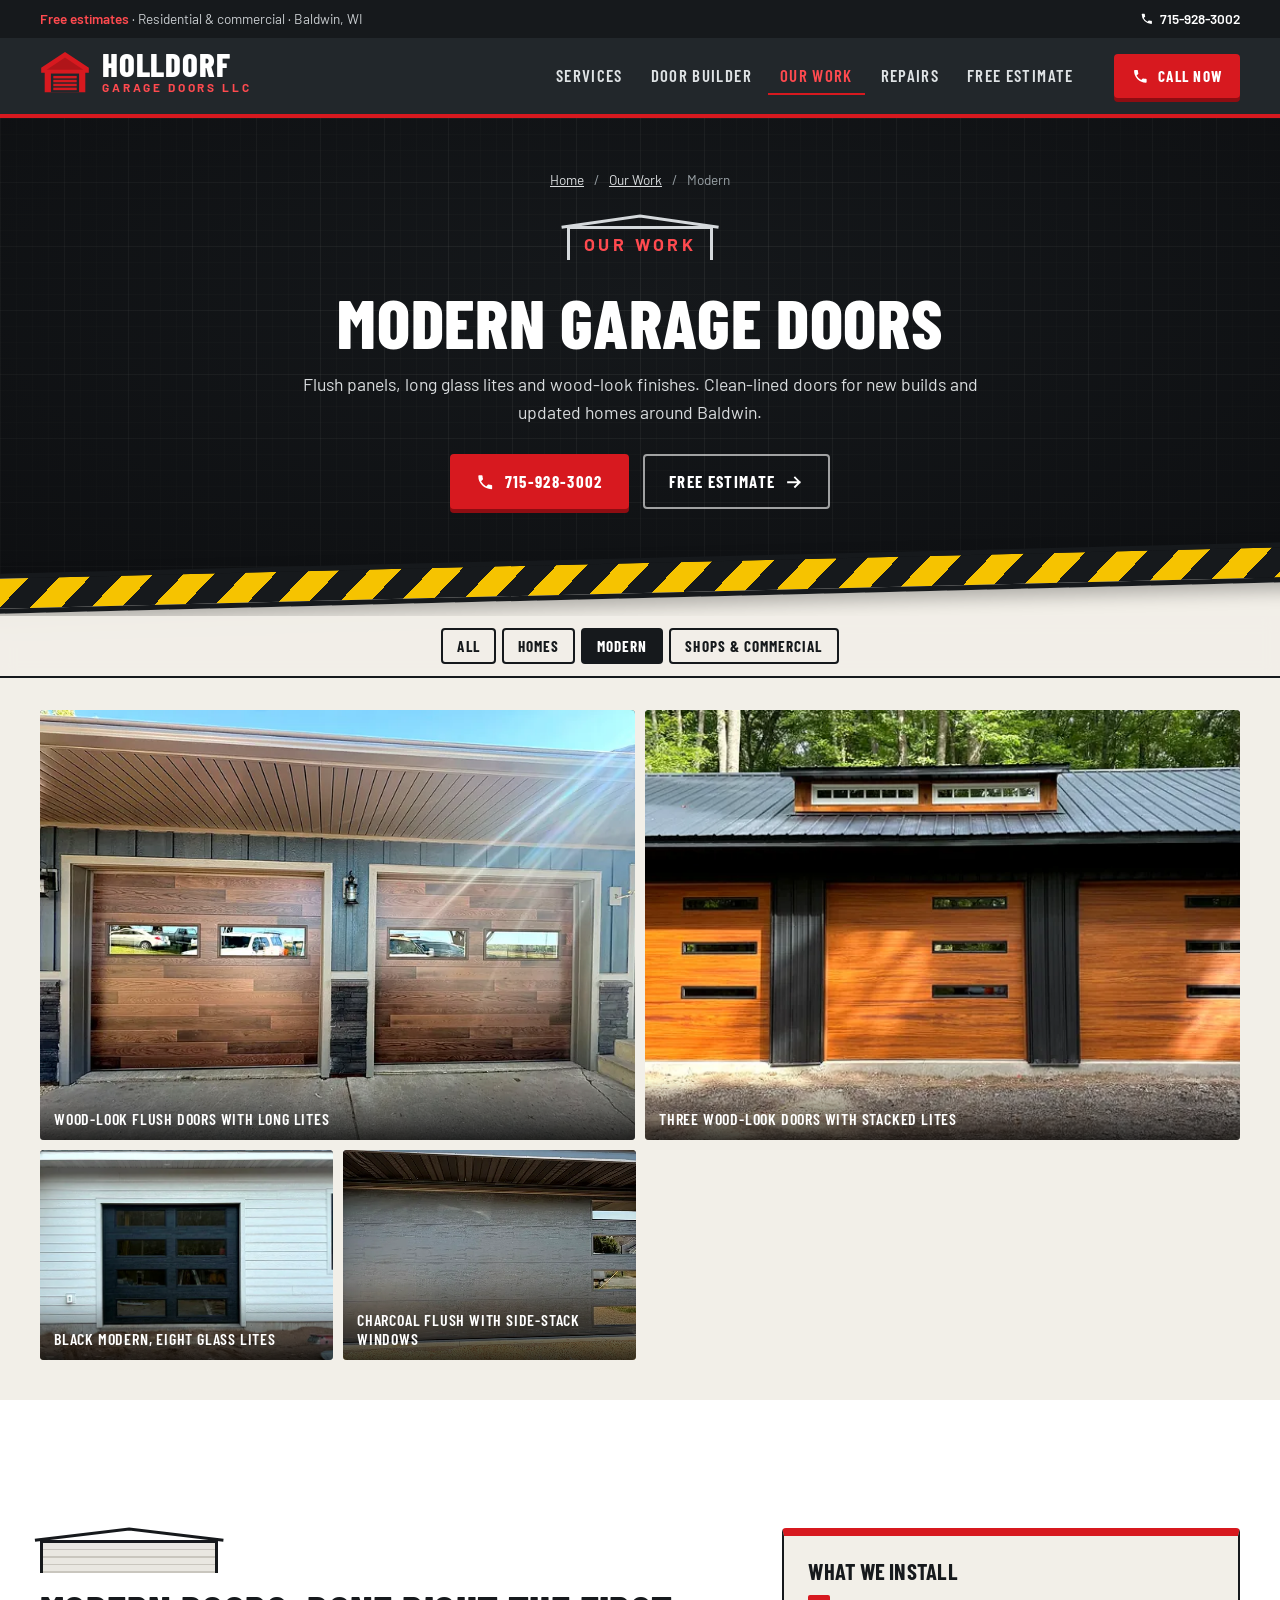
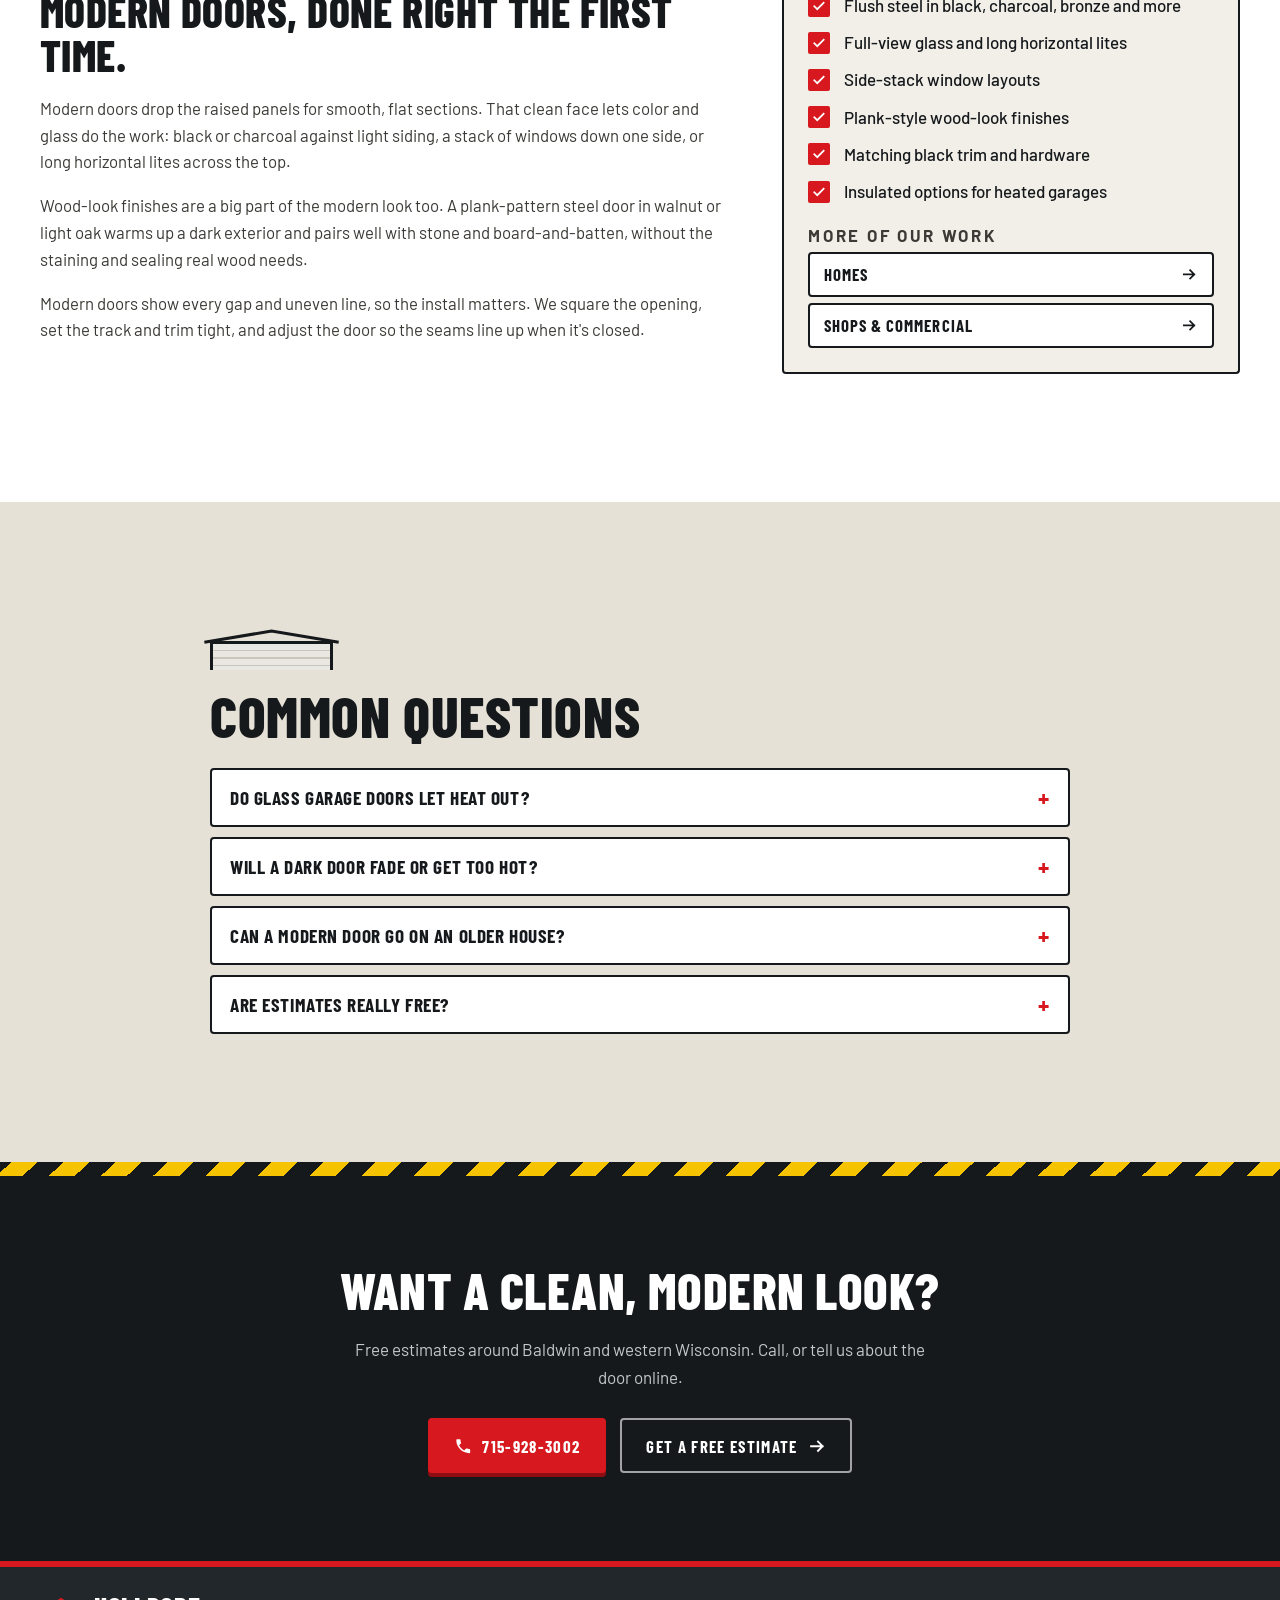
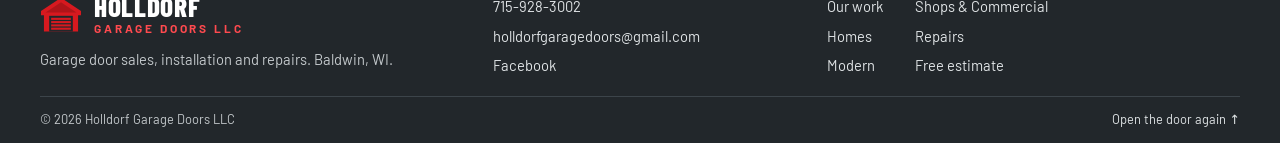
<file: work/modern/index.html>
<!doctype html>
<html lang="en">
<head>
<meta charset="utf-8">
<meta name="viewport" content="width=device-width, initial-scale=1">
<title>Modern Garage Doors: Flush, Glass &amp; Wood-Look | Baldwin, WI</title>
<meta name="description" content="Modern garage doors from Holldorf Garage Doors in Baldwin, WI: flush steel, full-view glass, side-stack windows and wood-look finishes in black, charcoal and more.">
<link rel="canonical" href="https://brilliantimpact-media.github.io/holldorf-doors-website/work/modern/">
<meta name="theme-color" content="#d7191f">
<!-- Form service address (Formspree, Web3Forms, etc.). Leave empty and the form opens an email instead. -->
<meta name="hd-form-endpoint" content="">
<link rel="icon" href="../../favicon.svg" type="image/svg+xml">
<link rel="icon" href="../../favicon-48.png" type="image/png" sizes="48x48">
<link rel="apple-touch-icon" href="../../apple-touch-icon.png">
<meta property="og:type" content="website">
<meta property="og:title" content="Modern Garage Doors: Flush, Glass &amp; Wood-Look | Baldwin, WI">
<meta property="og:description" content="Modern garage doors from Holldorf Garage Doors in Baldwin, WI: flush steel, full-view glass, side-stack windows and wood-look finishes in black, charcoal and more.">
<meta property="og:url" content="https://brilliantimpact-media.github.io/holldorf-doors-website/work/modern/">
<meta property="og:image" content="https://brilliantimpact-media.github.io/holldorf-doors-website/assets/img/share-card.jpg">
<meta property="og:image:width" content="1200">
<meta property="og:image:height" content="630">
<meta property="og:image:alt" content="Holldorf Garage Doors: garage doors, hung right. Sales, installation, repairs and openers. Baldwin, WI. 715-928-3002">
<meta name="twitter:image" content="https://brilliantimpact-media.github.io/holldorf-doors-website/assets/img/share-card.jpg">
<meta name="twitter:card" content="summary_large_image">
<link rel="preconnect" href="https://fonts.googleapis.com">
<link rel="preconnect" href="https://fonts.gstatic.com" crossorigin>
<link href="https://fonts.googleapis.com/css2?family=Barlow+Condensed:wght@500;600;700;800&family=Barlow:wght@400;500;600;700&display=swap" rel="stylesheet">
<link rel="stylesheet" href="../../assets/css/site.css?v=202611181531">
<script>document.documentElement.classList.add('js');</script>
<script type="application/ld+json">
{
 "@context": "https://schema.org",
 "@type": "BreadcrumbList",
 "itemListElement": [
  {
   "@type": "ListItem",
   "position": 1,
   "name": "Home",
   "item": "https://brilliantimpact-media.github.io/holldorf-doors-website/"
  },
  {
   "@type": "ListItem",
   "position": 2,
   "name": "Our Work",
   "item": "https://brilliantimpact-media.github.io/holldorf-doors-website/work/"
  },
  {
   "@type": "ListItem",
   "position": 3,
   "name": "Modern",
   "item": "https://brilliantimpact-media.github.io/holldorf-doors-website/work/modern/"
  }
 ]
}
</script>
<script type="application/ld+json">
{
 "@context": "https://schema.org",
 "@type": "Service",
 "name": "Modern garage doors",
 "serviceType": "Garage door installation",
 "description": "Modern garage doors from Holldorf Garage Doors in Baldwin, WI: flush steel, full-view glass, side-stack windows and wood-look finishes in black, charcoal and more.",
 "url": "https://brilliantimpact-media.github.io/holldorf-doors-website/work/modern/",
 "areaServed": "Baldwin, WI and western Wisconsin",
 "provider": {
  "@type": "HomeAndConstructionBusiness",
  "name": "Holldorf Garage Doors LLC",
  "telephone": "+1-715-928-3002",
  "email": "holldorfgaragedoors@gmail.com",
  "url": "https://brilliantimpact-media.github.io/holldorf-doors-website/",
  "logo": "https://brilliantimpact-media.github.io/holldorf-doors-website/assets/img/logo-800.webp",
  "address": {
   "@type": "PostalAddress",
   "addressLocality": "Baldwin",
   "addressRegion": "WI",
   "postalCode": "54002",
   "addressCountry": "US"
  }
 },
 "image": [
  "https://brilliantimpact-media.github.io/holldorf-doors-website/assets/img/photos/wood-look-modern-doors-1600.webp",
  "https://brilliantimpact-media.github.io/holldorf-doors-website/assets/img/photos/wood-look-triple-garage-1600.webp",
  "https://brilliantimpact-media.github.io/holldorf-doors-website/assets/img/photos/black-glass-modern-1600.webp",
  "https://brilliantimpact-media.github.io/holldorf-doors-website/assets/img/photos/charcoal-flush-side-lites-1600.webp"
 ]
}
</script>
<script type="application/ld+json">
{
 "@context": "https://schema.org",
 "@type": "FAQPage",
 "mainEntity": [
  {
   "@type": "Question",
   "name": "Do glass garage doors let heat out?",
   "acceptedAnswer": {
    "@type": "Answer",
    "text": "Glass lets more heat through than an insulated steel section, so a full-glass door is best on garages you don't heat hard. Insulated glass and doors with fewer lites are a good middle ground. We'll walk you through the trade-off."
   }
  },
  {
   "@type": "Question",
   "name": "Will a dark door fade or get too hot?",
   "acceptedAnswer": {
    "@type": "Answer",
    "text": "Dark factory finishes are made for sun exposure, but dark doors do absorb more heat. On a south- or west-facing door, we'll point you to finishes and models rated for it."
   }
  },
  {
   "@type": "Question",
   "name": "Can a modern door go on an older house?",
   "acceptedAnswer": {
    "@type": "Answer",
    "text": "Often, yes. A flush or wood-look door can modernize an older front without a full remodel. The Door Builder on our homepage is a quick way to try it against your siding color."
   }
  },
  {
   "@type": "Question",
   "name": "Are estimates really free?",
   "acceptedAnswer": {
    "@type": "Answer",
    "text": "Yes. We'll measure, show you options and give you a written price at no charge."
   }
  }
 ]
}
</script>
</head>
<body class="inner">
<svg width="0" height="0" style="position:absolute" aria-hidden="true">
  <symbol id="i-phone" viewBox="0 0 24 24"><path fill="currentColor" d="M6.6 10.8a15.1 15.1 0 0 0 6.6 6.6l2.2-2.2c.3-.3.7-.4 1-.2 1.1.4 2.3.6 3.6.6.6 0 1 .4 1 1V20c0 .6-.4 1-1 1A17 17 0 0 1 3 4c0-.6.4-1 1-1h3.5c.6 0 1 .4 1 1 0 1.3.2 2.5.6 3.6.1.3 0 .7-.2 1z"/></symbol>
  <symbol id="i-arrow" viewBox="0 0 24 24"><path fill="none" stroke="currentColor" stroke-width="2.4" stroke-linecap="square" d="M4 12h15m-6-6 6 6-6 6"/></symbol>
  <symbol id="i-check" viewBox="0 0 24 24"><path fill="none" stroke="currentColor" stroke-width="3" stroke-linecap="square" d="m4 12.5 5 5L20 6.5"/></symbol>
</svg>

<a class="skip-link" href="#main">Skip to content</a>

<div class="topbar">
  <div class="wrap topbar__in">
    <span><b>Free estimates</b> &middot; Residential &amp; commercial &middot; Baldwin, WI</span>
    <a href="tel:+17159283002"><svg><use href="#i-phone"/></svg> 715-928-3002</a>
  </div>
</div>

<header class="site-header" id="top">
  <div class="wrap site-header__in">
    <a class="brand" href="../../" aria-label="Holldorf Garage Doors, home"><span class="hd-lockup"><svg class="hd-lockup__icon" viewBox="0 0 64 56" aria-hidden="true"><path class="hd-mark__house" d="M32 2.5 1.5 22.5V29H6v25h52V29h4.5v-6.5Z"/><path class="hd-mark__trim" d="M32 9.5 8.5 25h47Z"/><rect class="hd-mark__door" x="14" y="30" width="36" height="24"/><g class="hd-mark__panels"><rect x="17" y="33" width="30" height="3.2"/><rect x="17" y="38" width="30" height="3.2"/><rect x="17" y="43" width="30" height="3.2"/><rect x="17" y="48" width="30" height="3.2"/></g></svg><span class="hd-lockup__words"><span class="hd-lockup__name">Holldorf</span><span class="hd-lockup__sub">Garage Doors LLC</span></span></span></a>
    <nav class="nav" id="nav" aria-label="Main">
      <a href="../../#services">Services</a>
      <a href="../../#builder">Door Builder</a>
      <a href="../../work/" aria-current="page" class="is-active">Our Work</a>
      <a href="../../#trouble">Repairs</a>
      <a href="../../free-estimate/">Free Estimate</a>
    </nav>
    <a class="btn btn--red btn--sm header-cta" href="tel:+17159283002"><svg><use href="#i-phone"/></svg><span>Call now</span></a>
    <button class="nav-toggle" type="button" aria-controls="nav" aria-expanded="false" aria-label="Menu"><span></span><span></span><span></span></button>
  </div>
</header>

<main id="main">
  <section class="pg-hero">
    <div class="wrap pg-hero__in">
      <nav class="crumbs" aria-label="Breadcrumb"><a href="../../">Home</a><span aria-hidden="true">/</span><a href="../">Our Work</a><span aria-hidden="true">/</span><span aria-current="page">Modern</span></nav>
      <p class="kicker"><span class="kick"><svg class="kick__roof" viewBox="0 0 100 20" preserveAspectRatio="none" aria-hidden="true"><path d="M1 19 50 1.5 99 19"/></svg><span class="kick__bay"><span class="kick__text">Our work</span><span class="kick__door" aria-hidden="true"></span></span></span></p>
      <h1>Modern garage doors</h1>
      <p>Flush panels, long glass lites and wood-look finishes. Clean-lined doors for new builds and updated homes around Baldwin.</p>
      <div class="hero__ctas">
        <a class="btn btn--red" href="tel:+17159283002"><svg><use href="#i-phone"/></svg> 715-928-3002</a>
        <a class="btn btn--ghost" href="../../free-estimate/">Free estimate <svg><use href="#i-arrow"/></svg></a>
      </div>
    </div>
  </section>
  <div class="tape" aria-hidden="true"></div>

  <nav class="work-tabs" aria-label="Project types">
    <div class="wrap"><div class="filters"><a href="../../work/">All</a><a href="../../work/homes/">Homes</a><a href="../../work/modern/" class="is-on" aria-current="page">Modern</a><a href="../../work/shops-commercial/">Shops &amp; Commercial</a></div></div>
  </nav>

  <section class="section work-page">
    <div class="wrap">
      <div class="gallery" id="gallery">
        <figure class="g g--wide" data-tags="home modern"><button type="button" aria-label="Open photo: Wood-look flush doors with long lites"><img loading="lazy" decoding="async" src="../../assets/img/photos/wood-look-modern-doors-800.webp" data-full="../../assets/img/photos/wood-look-modern-doors-1600.webp" alt="Pair of wood-look flush garage doors with long windows on a blue board-and-batten garage" width="800" height="544"></button><figcaption>Wood-look flush doors with long lites</figcaption></figure>
        <figure class="g g--wide" data-tags="home modern"><button type="button" aria-label="Open photo: Three wood-look doors with stacked lites"><img loading="lazy" decoding="async" src="../../assets/img/photos/wood-look-triple-garage-800.webp" data-full="../../assets/img/photos/wood-look-triple-garage-1600.webp" alt="Three wood-look flush garage doors with stacked horizontal windows on a black steel garage in the woods" width="800" height="414"></button><figcaption>Three wood-look doors with stacked lites</figcaption></figure>
        <figure class="g" data-tags="home modern"><button type="button" aria-label="Open photo: Black modern, eight glass lites"><img loading="lazy" decoding="async" src="../../assets/img/photos/black-glass-modern-800.webp" data-full="../../assets/img/photos/black-glass-modern-1600.webp" alt="Black modern garage door with eight glass lites on white lap siding" width="800" height="428"></button><figcaption>Black modern, eight glass lites</figcaption></figure>
        <figure class="g" data-tags="home modern"><button type="button" aria-label="Open photo: Charcoal flush with side-stack windows"><img loading="lazy" decoding="async" src="../../assets/img/photos/charcoal-flush-side-lites-800.webp" data-full="../../assets/img/photos/charcoal-flush-side-lites-1600.webp" alt="Charcoal flush garage door with a stack of side windows on new construction" width="800" height="416"></button><figcaption>Charcoal flush with side-stack windows</figcaption></figure>
      </div>
    </div>
  </section>

  <section class="section work-copy">
    <div class="wrap work-copy__grid">
      <div data-reveal>
        <p class="kicker"><span class="kick"><svg class="kick__roof" viewBox="0 0 100 20" preserveAspectRatio="none" aria-hidden="true"><path d="M1 19 50 1.5 99 19"/></svg><span class="kick__bay"><span class="kick__text">How we do it</span><span class="kick__door" aria-hidden="true"></span></span></span></p>
        <h2>Modern doors, done right the first time.</h2>
        <p>Modern doors drop the raised panels for smooth, flat sections. That clean face lets color and glass do the work: black or charcoal against light siding, a stack of windows down one side, or long horizontal lites across the top.</p><p>Wood-look finishes are a big part of the modern look too. A plank-pattern steel door in walnut or light oak warms up a dark exterior and pairs well with stone and board-and-batten, without the staining and sealing real wood needs.</p><p>Modern doors show every gap and uneven line, so the install matters. We square the opening, set the track and trim tight, and adjust the door so the seams line up when it&#x27;s closed.</p>
      </div>
      <aside class="work-copy__side" data-reveal>
        <h3>What we install</h3>
        <ul class="checks checks--sm"><li><svg><use href="#i-check"/></svg>Flush steel in black, charcoal, bronze and more</li><li><svg><use href="#i-check"/></svg>Full-view glass and long horizontal lites</li><li><svg><use href="#i-check"/></svg>Side-stack window layouts</li><li><svg><use href="#i-check"/></svg>Plank-style wood-look finishes</li><li><svg><use href="#i-check"/></svg>Matching black trim and hardware</li><li><svg><use href="#i-check"/></svg>Insulated options for heated garages</li></ul>
        <p class="work-copy__more">More of our work</p>
        <div class="work-copy__links"><a href="../homes/">Homes <svg><use href="#i-arrow"/></svg></a><a href="../shops-commercial/">Shops &amp; Commercial <svg><use href="#i-arrow"/></svg></a></div>
      </aside>
    </div>
  </section>

  <section class="section faq">
    <div class="wrap faq__in" data-reveal>
      <p class="kicker"><span class="kick"><svg class="kick__roof" viewBox="0 0 100 20" preserveAspectRatio="none" aria-hidden="true"><path d="M1 19 50 1.5 99 19"/></svg><span class="kick__bay"><span class="kick__text">Questions</span><span class="kick__door" aria-hidden="true"></span></span></span></p>
      <h2>Common questions</h2>
      <div class="faq__list"><details><summary>Do glass garage doors let heat out?</summary><p>Glass lets more heat through than an insulated steel section, so a full-glass door is best on garages you don&#x27;t heat hard. Insulated glass and doors with fewer lites are a good middle ground. We&#x27;ll walk you through the trade-off.</p></details><details><summary>Will a dark door fade or get too hot?</summary><p>Dark factory finishes are made for sun exposure, but dark doors do absorb more heat. On a south- or west-facing door, we&#x27;ll point you to finishes and models rated for it.</p></details><details><summary>Can a modern door go on an older house?</summary><p>Often, yes. A flush or wood-look door can modernize an older front without a full remodel. The Door Builder on our homepage is a quick way to try it against your siding color.</p></details><details><summary>Are estimates really free?</summary><p>Yes. We&#x27;ll measure, show you options and give you a written price at no charge.</p></details></div>
    </div>
  </section>

  <section class="cta-band">
    <div class="wrap cta-band__in">
      <h2>Want a clean, modern look?</h2>
      <p>Free estimates around Baldwin and western Wisconsin. Call, or tell us about the door online.</p>
      <div class="hero__ctas">
        <a class="btn btn--red" href="tel:+17159283002"><svg><use href="#i-phone"/></svg> 715-928-3002</a>
        <a class="btn btn--ghost" href="../../free-estimate/">Get a free estimate <svg><use href="#i-arrow"/></svg></a>
      </div>
    </div>
  </section>
</main>

<footer class="site-footer">
  <div class="wrap footer__grid">
    <div class="footer__brand">
      <a class="footer__logo" href="../../" aria-label="Holldorf Garage Doors, home"><span class="hd-lockup"><svg class="hd-lockup__icon" viewBox="0 0 64 56" aria-hidden="true"><path class="hd-mark__house" d="M32 2.5 1.5 22.5V29H6v25h52V29h4.5v-6.5Z"/><path class="hd-mark__trim" d="M32 9.5 8.5 25h47Z"/><rect class="hd-mark__door" x="14" y="30" width="36" height="24"/><g class="hd-mark__panels"><rect x="17" y="33" width="30" height="3.2"/><rect x="17" y="38" width="30" height="3.2"/><rect x="17" y="43" width="30" height="3.2"/><rect x="17" y="48" width="30" height="3.2"/></g></svg><span class="hd-lockup__words"><span class="hd-lockup__name">Holldorf</span><span class="hd-lockup__sub">Garage Doors LLC</span></span></span></a>
      <p class="footer__blurb">Garage door sales, installation and repairs. Baldwin, WI.</p>
    </div>
    <ul class="footer__list">
      <li><a href="tel:+17159283002">715-928-3002</a></li>
      <li><a href="mailto:holldorfgaragedoors@gmail.com">holldorfgaragedoors@gmail.com</a></li>
      <li><a href="https://www.facebook.com/p/Holldorf-Garage-Doors-LLC-61573275539430/">Facebook</a></li>
    </ul>
    <ul class="footer__list footer__list--2">
      <li><a href="../../work/">Our work</a></li><li><a href="../../work/homes/">Homes</a></li><li><a href="../../work/modern/">Modern</a></li><li><a href="../../work/shops-commercial/">Shops &amp; Commercial</a></li>
      <li><a href="../../#trouble">Repairs</a></li>
      <li><a href="../../free-estimate/">Free estimate</a></li>
    </ul>
  </div>
  <div class="wrap footer__base">
    <span>&copy; <span id="yr">2026</span> Holldorf Garage Doors LLC</span>
    <a href="../../?intro" class="replay">Open the door again &uarr;</a>
  </div>
</footer>

<a class="call-bar" href="tel:+17159283002"><svg><use href="#i-phone"/></svg> Call for a free estimate</a>

<div class="lightbox" id="lightbox" hidden>
  <button class="lb-close" type="button" aria-label="Close">&times;</button>
  <button class="lb-nav lb-prev" type="button" aria-label="Previous photo">&lsaquo;</button>
  <figure><img alt=""><figcaption></figcaption></figure>
  <button class="lb-nav lb-next" type="button" aria-label="Next photo">&rsaquo;</button>
</div>

<script src="../../assets/js/main.js?v=202611181531" defer></script>
</body>
</html>
</file>
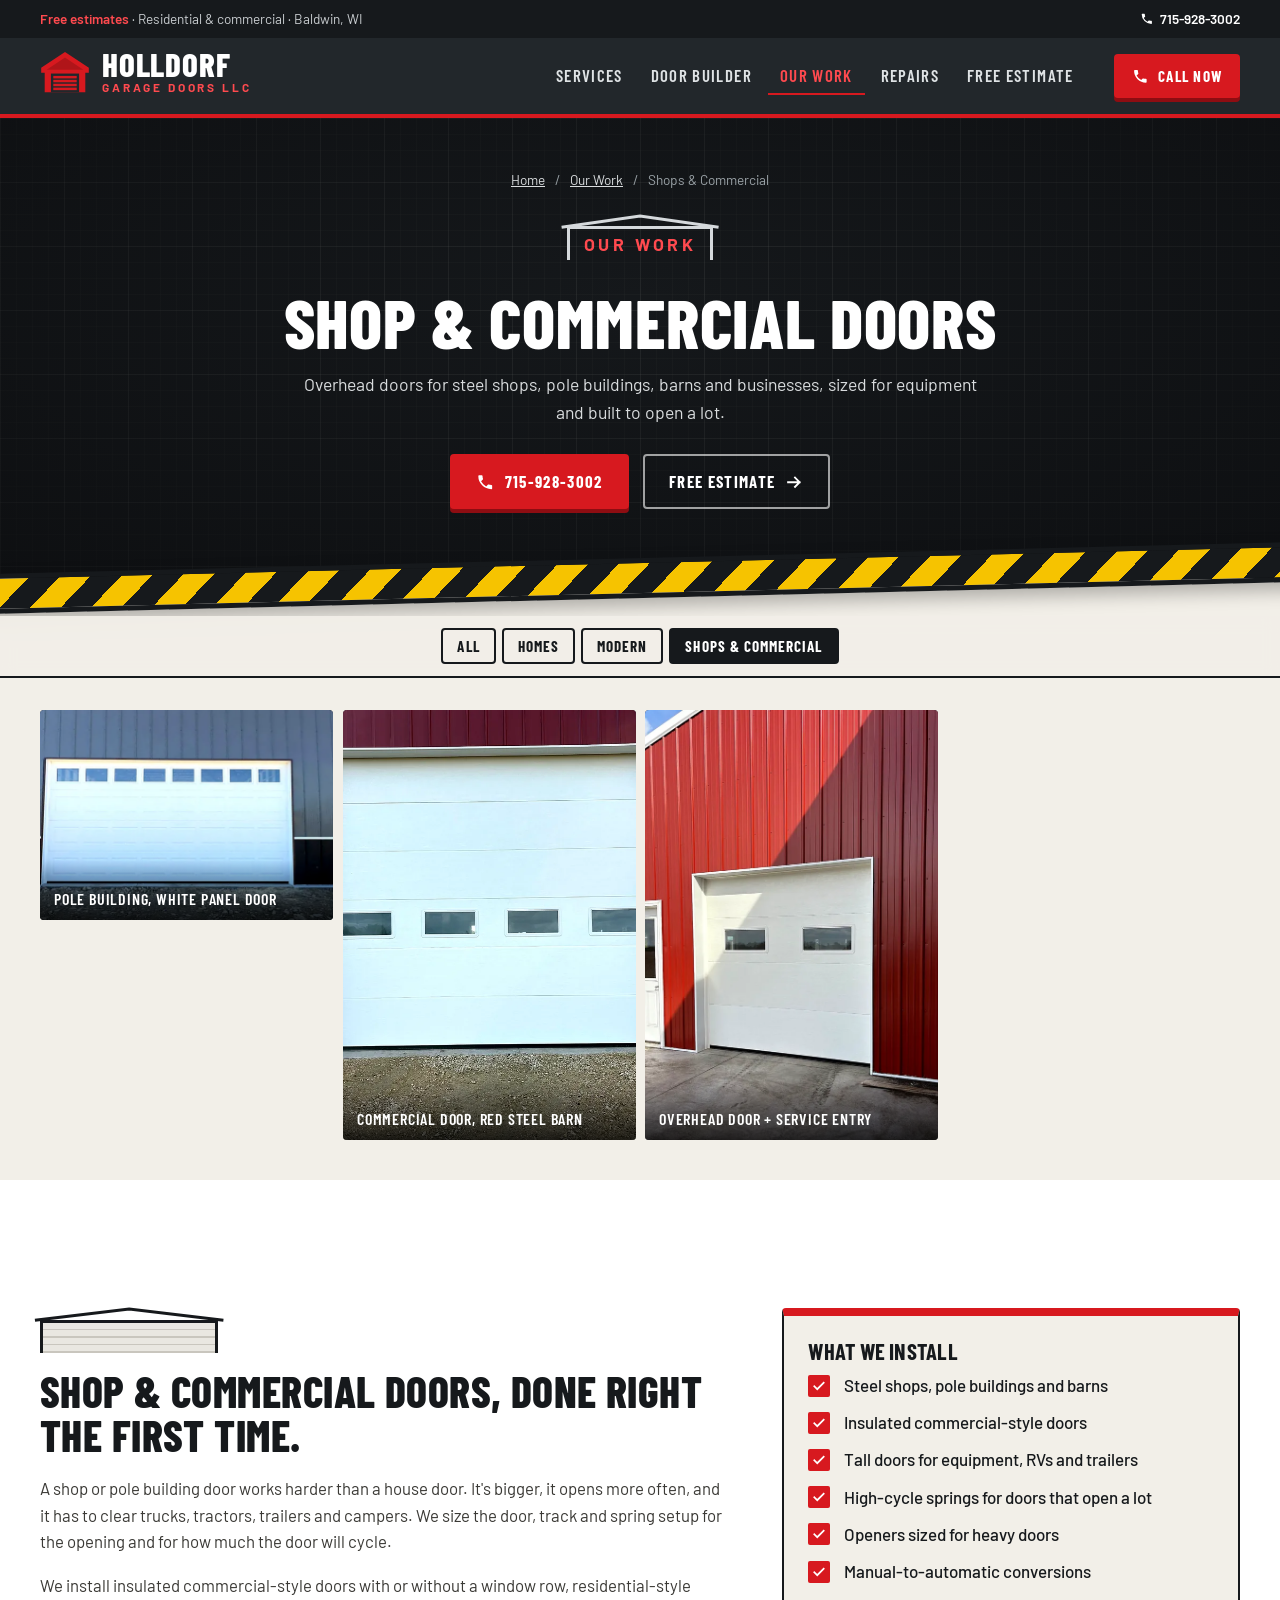
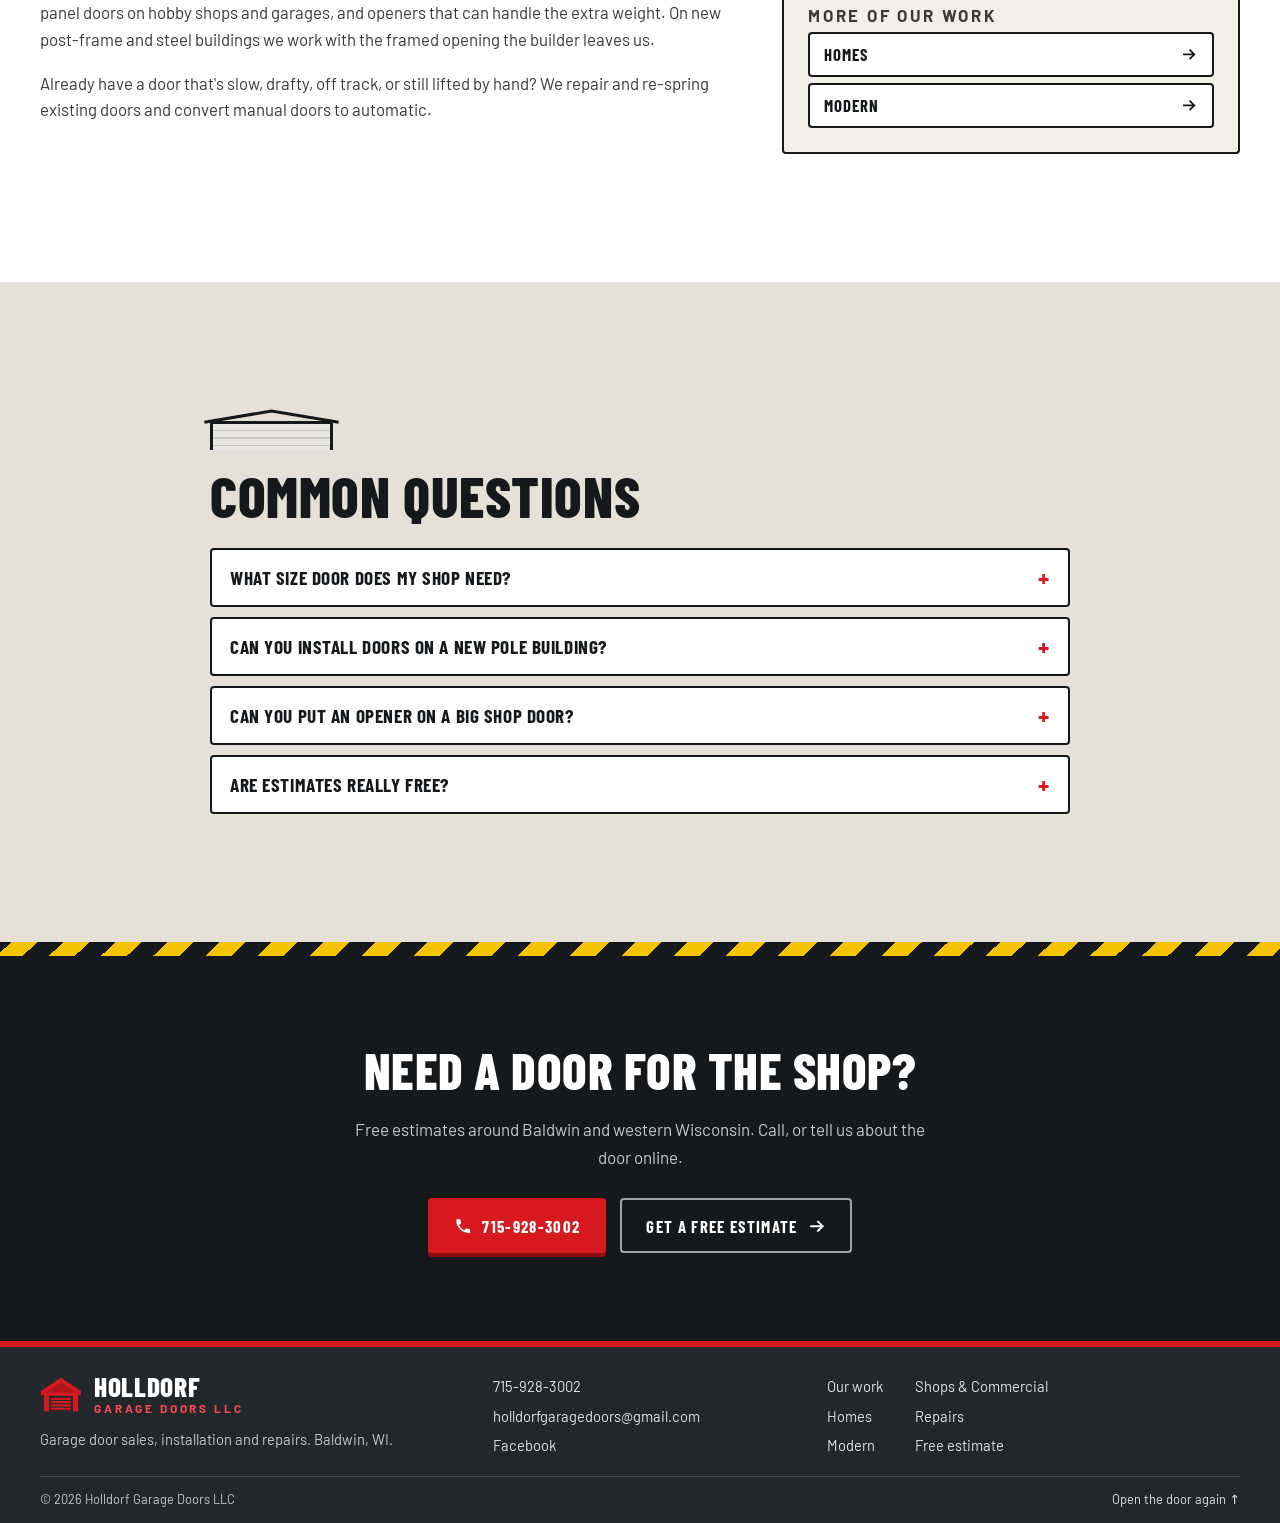
<file: work/shops-commercial/index.html>
<!doctype html>
<html lang="en">
<head>
<meta charset="utf-8">
<meta name="viewport" content="width=device-width, initial-scale=1">
<title>Shop, Pole Building &amp; Commercial Garage Doors | Baldwin, WI</title>
<meta name="description" content="Overhead doors for shops, pole buildings, barns and commercial buildings in Baldwin and western Wisconsin. New installs, replacements, openers and repairs from Holldorf Garage Doors.">
<link rel="canonical" href="https://brilliantimpact-media.github.io/holldorf-doors-website/work/shops-commercial/">
<meta name="theme-color" content="#d7191f">
<!-- Form service address (Formspree, Web3Forms, etc.). Leave empty and the form opens an email instead. -->
<meta name="hd-form-endpoint" content="">
<link rel="icon" href="../../favicon.svg" type="image/svg+xml">
<link rel="icon" href="../../favicon-48.png" type="image/png" sizes="48x48">
<link rel="apple-touch-icon" href="../../apple-touch-icon.png">
<meta property="og:type" content="website">
<meta property="og:title" content="Shop, Pole Building &amp; Commercial Garage Doors | Baldwin, WI">
<meta property="og:description" content="Overhead doors for shops, pole buildings, barns and commercial buildings in Baldwin and western Wisconsin. New installs, replacements, openers and repairs from Holldorf Garage Doors.">
<meta property="og:url" content="https://brilliantimpact-media.github.io/holldorf-doors-website/work/shops-commercial/">
<meta property="og:image" content="https://brilliantimpact-media.github.io/holldorf-doors-website/assets/img/share-card.jpg">
<meta property="og:image:width" content="1200">
<meta property="og:image:height" content="630">
<meta property="og:image:alt" content="Holldorf Garage Doors: garage doors, hung right. Sales, installation, repairs and openers. Baldwin, WI. 715-928-3002">
<meta name="twitter:image" content="https://brilliantimpact-media.github.io/holldorf-doors-website/assets/img/share-card.jpg">
<meta name="twitter:card" content="summary_large_image">
<link rel="preconnect" href="https://fonts.googleapis.com">
<link rel="preconnect" href="https://fonts.gstatic.com" crossorigin>
<link href="https://fonts.googleapis.com/css2?family=Barlow+Condensed:wght@500;600;700;800&family=Barlow:wght@400;500;600;700&display=swap" rel="stylesheet">
<link rel="stylesheet" href="../../assets/css/site.css?v=202611181531">
<script>document.documentElement.classList.add('js');</script>
<script type="application/ld+json">
{
 "@context": "https://schema.org",
 "@type": "BreadcrumbList",
 "itemListElement": [
  {
   "@type": "ListItem",
   "position": 1,
   "name": "Home",
   "item": "https://brilliantimpact-media.github.io/holldorf-doors-website/"
  },
  {
   "@type": "ListItem",
   "position": 2,
   "name": "Our Work",
   "item": "https://brilliantimpact-media.github.io/holldorf-doors-website/work/"
  },
  {
   "@type": "ListItem",
   "position": 3,
   "name": "Shops & Commercial",
   "item": "https://brilliantimpact-media.github.io/holldorf-doors-website/work/shops-commercial/"
  }
 ]
}
</script>
<script type="application/ld+json">
{
 "@context": "https://schema.org",
 "@type": "Service",
 "name": "Shop & commercial doors",
 "serviceType": "Garage door installation",
 "description": "Overhead doors for shops, pole buildings, barns and commercial buildings in Baldwin and western Wisconsin. New installs, replacements, openers and repairs from Holldorf Garage Doors.",
 "url": "https://brilliantimpact-media.github.io/holldorf-doors-website/work/shops-commercial/",
 "areaServed": "Baldwin, WI and western Wisconsin",
 "provider": {
  "@type": "HomeAndConstructionBusiness",
  "name": "Holldorf Garage Doors LLC",
  "telephone": "+1-715-928-3002",
  "email": "holldorfgaragedoors@gmail.com",
  "url": "https://brilliantimpact-media.github.io/holldorf-doors-website/",
  "logo": "https://brilliantimpact-media.github.io/holldorf-doors-website/assets/img/logo-800.webp",
  "address": {
   "@type": "PostalAddress",
   "addressLocality": "Baldwin",
   "addressRegion": "WI",
   "postalCode": "54002",
   "addressCountry": "US"
  }
 },
 "image": [
  "https://brilliantimpact-media.github.io/holldorf-doors-website/assets/img/photos/pole-building-white-door-1600.webp",
  "https://brilliantimpact-media.github.io/holldorf-doors-website/assets/img/photos/red-barn-commercial-1600.webp",
  "https://brilliantimpact-media.github.io/holldorf-doors-website/assets/img/photos/red-barn-door-and-entry-1600.webp"
 ]
}
</script>
<script type="application/ld+json">
{
 "@context": "https://schema.org",
 "@type": "FAQPage",
 "mainEntity": [
  {
   "@type": "Question",
   "name": "What size door does my shop need?",
   "acceptedAnswer": {
    "@type": "Answer",
    "text": "Measure your largest piece of equipment, then add room on each side and on top. Most hobby shops land between 10 \u00d7 10 and 12 \u00d7 12, and equipment buildings often go 14 feet or taller. We'll help you size it before the building is framed if you call early."
   }
  },
  {
   "@type": "Question",
   "name": "Can you install doors on a new pole building?",
   "acceptedAnswer": {
    "@type": "Answer",
    "text": "Yes. We install in the framed opening on new post-frame and steel buildings. Getting us the opening size early helps us order the right door."
   }
  },
  {
   "@type": "Question",
   "name": "Can you put an opener on a big shop door?",
   "acceptedAnswer": {
    "@type": "Answer",
    "text": "Yes. Larger, heavier doors need an opener rated for them, and the springs have to be balanced right first. We'll match the opener to the door."
   }
  },
  {
   "@type": "Question",
   "name": "Are estimates really free?",
   "acceptedAnswer": {
    "@type": "Answer",
    "text": "Yes. We'll come out, measure and give you a written price at no charge."
   }
  }
 ]
}
</script>
</head>
<body class="inner">
<svg width="0" height="0" style="position:absolute" aria-hidden="true">
  <symbol id="i-phone" viewBox="0 0 24 24"><path fill="currentColor" d="M6.6 10.8a15.1 15.1 0 0 0 6.6 6.6l2.2-2.2c.3-.3.7-.4 1-.2 1.1.4 2.3.6 3.6.6.6 0 1 .4 1 1V20c0 .6-.4 1-1 1A17 17 0 0 1 3 4c0-.6.4-1 1-1h3.5c.6 0 1 .4 1 1 0 1.3.2 2.5.6 3.6.1.3 0 .7-.2 1z"/></symbol>
  <symbol id="i-arrow" viewBox="0 0 24 24"><path fill="none" stroke="currentColor" stroke-width="2.4" stroke-linecap="square" d="M4 12h15m-6-6 6 6-6 6"/></symbol>
  <symbol id="i-check" viewBox="0 0 24 24"><path fill="none" stroke="currentColor" stroke-width="3" stroke-linecap="square" d="m4 12.5 5 5L20 6.5"/></symbol>
</svg>

<a class="skip-link" href="#main">Skip to content</a>

<div class="topbar">
  <div class="wrap topbar__in">
    <span><b>Free estimates</b> &middot; Residential &amp; commercial &middot; Baldwin, WI</span>
    <a href="tel:+17159283002"><svg><use href="#i-phone"/></svg> 715-928-3002</a>
  </div>
</div>

<header class="site-header" id="top">
  <div class="wrap site-header__in">
    <a class="brand" href="../../" aria-label="Holldorf Garage Doors, home"><span class="hd-lockup"><svg class="hd-lockup__icon" viewBox="0 0 64 56" aria-hidden="true"><path class="hd-mark__house" d="M32 2.5 1.5 22.5V29H6v25h52V29h4.5v-6.5Z"/><path class="hd-mark__trim" d="M32 9.5 8.5 25h47Z"/><rect class="hd-mark__door" x="14" y="30" width="36" height="24"/><g class="hd-mark__panels"><rect x="17" y="33" width="30" height="3.2"/><rect x="17" y="38" width="30" height="3.2"/><rect x="17" y="43" width="30" height="3.2"/><rect x="17" y="48" width="30" height="3.2"/></g></svg><span class="hd-lockup__words"><span class="hd-lockup__name">Holldorf</span><span class="hd-lockup__sub">Garage Doors LLC</span></span></span></a>
    <nav class="nav" id="nav" aria-label="Main">
      <a href="../../#services">Services</a>
      <a href="../../#builder">Door Builder</a>
      <a href="../../work/" aria-current="page" class="is-active">Our Work</a>
      <a href="../../#trouble">Repairs</a>
      <a href="../../free-estimate/">Free Estimate</a>
    </nav>
    <a class="btn btn--red btn--sm header-cta" href="tel:+17159283002"><svg><use href="#i-phone"/></svg><span>Call now</span></a>
    <button class="nav-toggle" type="button" aria-controls="nav" aria-expanded="false" aria-label="Menu"><span></span><span></span><span></span></button>
  </div>
</header>

<main id="main">
  <section class="pg-hero">
    <div class="wrap pg-hero__in">
      <nav class="crumbs" aria-label="Breadcrumb"><a href="../../">Home</a><span aria-hidden="true">/</span><a href="../">Our Work</a><span aria-hidden="true">/</span><span aria-current="page">Shops &amp; Commercial</span></nav>
      <p class="kicker"><span class="kick"><svg class="kick__roof" viewBox="0 0 100 20" preserveAspectRatio="none" aria-hidden="true"><path d="M1 19 50 1.5 99 19"/></svg><span class="kick__bay"><span class="kick__text">Our work</span><span class="kick__door" aria-hidden="true"></span></span></span></p>
      <h1>Shop &amp; commercial doors</h1>
      <p>Overhead doors for steel shops, pole buildings, barns and businesses, sized for equipment and built to open a lot.</p>
      <div class="hero__ctas">
        <a class="btn btn--red" href="tel:+17159283002"><svg><use href="#i-phone"/></svg> 715-928-3002</a>
        <a class="btn btn--ghost" href="../../free-estimate/">Free estimate <svg><use href="#i-arrow"/></svg></a>
      </div>
    </div>
  </section>
  <div class="tape" aria-hidden="true"></div>

  <nav class="work-tabs" aria-label="Project types">
    <div class="wrap"><div class="filters"><a href="../../work/">All</a><a href="../../work/homes/">Homes</a><a href="../../work/modern/">Modern</a><a href="../../work/shops-commercial/" class="is-on" aria-current="page">Shops &amp; Commercial</a></div></div>
  </nav>

  <section class="section work-page">
    <div class="wrap">
      <div class="gallery" id="gallery">
        <figure class="g" data-tags="shop"><button type="button" aria-label="Open photo: Pole building, white panel door"><img loading="lazy" decoding="async" src="../../assets/img/photos/pole-building-white-door-800.webp" data-full="../../assets/img/photos/pole-building-white-door-1600.webp" alt="White raised-panel garage door with window row on a dark steel pole building" width="800" height="424"></button><figcaption>Pole building, white panel door</figcaption></figure>
        <figure class="g g--tall" data-tags="shop"><button type="button" aria-label="Open photo: Commercial door, red steel barn"><img loading="lazy" decoding="async" src="../../assets/img/photos/red-barn-commercial-800.webp" data-full="../../assets/img/photos/red-barn-commercial-1600.webp" alt="Tall insulated commercial overhead door with four windows on a red steel barn" width="800" height="805"></button><figcaption>Commercial door, red steel barn</figcaption></figure>
        <figure class="g g--tall" data-tags="shop"><button type="button" aria-label="Open photo: Overhead door + service entry"><img loading="lazy" decoding="async" src="../../assets/img/photos/red-barn-door-and-entry-800.webp" data-full="../../assets/img/photos/red-barn-door-and-entry-1600.webp" alt="White commercial overhead door beside a service entry door on a red steel barn" width="800" height="907"></button><figcaption>Overhead door + service entry</figcaption></figure>
      </div>
    </div>
  </section>

  <section class="section work-copy">
    <div class="wrap work-copy__grid">
      <div data-reveal>
        <p class="kicker"><span class="kick"><svg class="kick__roof" viewBox="0 0 100 20" preserveAspectRatio="none" aria-hidden="true"><path d="M1 19 50 1.5 99 19"/></svg><span class="kick__bay"><span class="kick__text">How we do it</span><span class="kick__door" aria-hidden="true"></span></span></span></p>
        <h2>Shop &amp; commercial doors, done right the first time.</h2>
        <p>A shop or pole building door works harder than a house door. It&#x27;s bigger, it opens more often, and it has to clear trucks, tractors, trailers and campers. We size the door, track and spring setup for the opening and for how much the door will cycle.</p><p>We install insulated commercial-style doors with or without a window row, residential-style panel doors on hobby shops and garages, and openers that can handle the extra weight. On new post-frame and steel buildings we work with the framed opening the builder leaves us.</p><p>Already have a door that&#x27;s slow, drafty, off track, or still lifted by hand? We repair and re-spring existing doors and convert manual doors to automatic.</p>
      </div>
      <aside class="work-copy__side" data-reveal>
        <h3>What we install</h3>
        <ul class="checks checks--sm"><li><svg><use href="#i-check"/></svg>Steel shops, pole buildings and barns</li><li><svg><use href="#i-check"/></svg>Insulated commercial-style doors</li><li><svg><use href="#i-check"/></svg>Tall doors for equipment, RVs and trailers</li><li><svg><use href="#i-check"/></svg>High-cycle springs for doors that open a lot</li><li><svg><use href="#i-check"/></svg>Openers sized for heavy doors</li><li><svg><use href="#i-check"/></svg>Manual-to-automatic conversions</li></ul>
        <p class="work-copy__more">More of our work</p>
        <div class="work-copy__links"><a href="../homes/">Homes <svg><use href="#i-arrow"/></svg></a><a href="../modern/">Modern <svg><use href="#i-arrow"/></svg></a></div>
      </aside>
    </div>
  </section>

  <section class="section faq">
    <div class="wrap faq__in" data-reveal>
      <p class="kicker"><span class="kick"><svg class="kick__roof" viewBox="0 0 100 20" preserveAspectRatio="none" aria-hidden="true"><path d="M1 19 50 1.5 99 19"/></svg><span class="kick__bay"><span class="kick__text">Questions</span><span class="kick__door" aria-hidden="true"></span></span></span></p>
      <h2>Common questions</h2>
      <div class="faq__list"><details><summary>What size door does my shop need?</summary><p>Measure your largest piece of equipment, then add room on each side and on top. Most hobby shops land between 10 × 10 and 12 × 12, and equipment buildings often go 14 feet or taller. We&#x27;ll help you size it before the building is framed if you call early.</p></details><details><summary>Can you install doors on a new pole building?</summary><p>Yes. We install in the framed opening on new post-frame and steel buildings. Getting us the opening size early helps us order the right door.</p></details><details><summary>Can you put an opener on a big shop door?</summary><p>Yes. Larger, heavier doors need an opener rated for them, and the springs have to be balanced right first. We&#x27;ll match the opener to the door.</p></details><details><summary>Are estimates really free?</summary><p>Yes. We&#x27;ll come out, measure and give you a written price at no charge.</p></details></div>
    </div>
  </section>

  <section class="cta-band">
    <div class="wrap cta-band__in">
      <h2>Need a door for the shop?</h2>
      <p>Free estimates around Baldwin and western Wisconsin. Call, or tell us about the door online.</p>
      <div class="hero__ctas">
        <a class="btn btn--red" href="tel:+17159283002"><svg><use href="#i-phone"/></svg> 715-928-3002</a>
        <a class="btn btn--ghost" href="../../free-estimate/">Get a free estimate <svg><use href="#i-arrow"/></svg></a>
      </div>
    </div>
  </section>
</main>

<footer class="site-footer">
  <div class="wrap footer__grid">
    <div class="footer__brand">
      <a class="footer__logo" href="../../" aria-label="Holldorf Garage Doors, home"><span class="hd-lockup"><svg class="hd-lockup__icon" viewBox="0 0 64 56" aria-hidden="true"><path class="hd-mark__house" d="M32 2.5 1.5 22.5V29H6v25h52V29h4.5v-6.5Z"/><path class="hd-mark__trim" d="M32 9.5 8.5 25h47Z"/><rect class="hd-mark__door" x="14" y="30" width="36" height="24"/><g class="hd-mark__panels"><rect x="17" y="33" width="30" height="3.2"/><rect x="17" y="38" width="30" height="3.2"/><rect x="17" y="43" width="30" height="3.2"/><rect x="17" y="48" width="30" height="3.2"/></g></svg><span class="hd-lockup__words"><span class="hd-lockup__name">Holldorf</span><span class="hd-lockup__sub">Garage Doors LLC</span></span></span></a>
      <p class="footer__blurb">Garage door sales, installation and repairs. Baldwin, WI.</p>
    </div>
    <ul class="footer__list">
      <li><a href="tel:+17159283002">715-928-3002</a></li>
      <li><a href="mailto:holldorfgaragedoors@gmail.com">holldorfgaragedoors@gmail.com</a></li>
      <li><a href="https://www.facebook.com/p/Holldorf-Garage-Doors-LLC-61573275539430/">Facebook</a></li>
    </ul>
    <ul class="footer__list footer__list--2">
      <li><a href="../../work/">Our work</a></li><li><a href="../../work/homes/">Homes</a></li><li><a href="../../work/modern/">Modern</a></li><li><a href="../../work/shops-commercial/">Shops &amp; Commercial</a></li>
      <li><a href="../../#trouble">Repairs</a></li>
      <li><a href="../../free-estimate/">Free estimate</a></li>
    </ul>
  </div>
  <div class="wrap footer__base">
    <span>&copy; <span id="yr">2026</span> Holldorf Garage Doors LLC</span>
    <a href="../../?intro" class="replay">Open the door again &uarr;</a>
  </div>
</footer>

<a class="call-bar" href="tel:+17159283002"><svg><use href="#i-phone"/></svg> Call for a free estimate</a>

<div class="lightbox" id="lightbox" hidden>
  <button class="lb-close" type="button" aria-label="Close">&times;</button>
  <button class="lb-nav lb-prev" type="button" aria-label="Previous photo">&lsaquo;</button>
  <figure><img alt=""><figcaption></figcaption></figure>
  <button class="lb-nav lb-next" type="button" aria-label="Next photo">&rsaquo;</button>
</div>

<script src="../../assets/js/main.js?v=202611181531" defer></script>
</body>
</html>
</file>
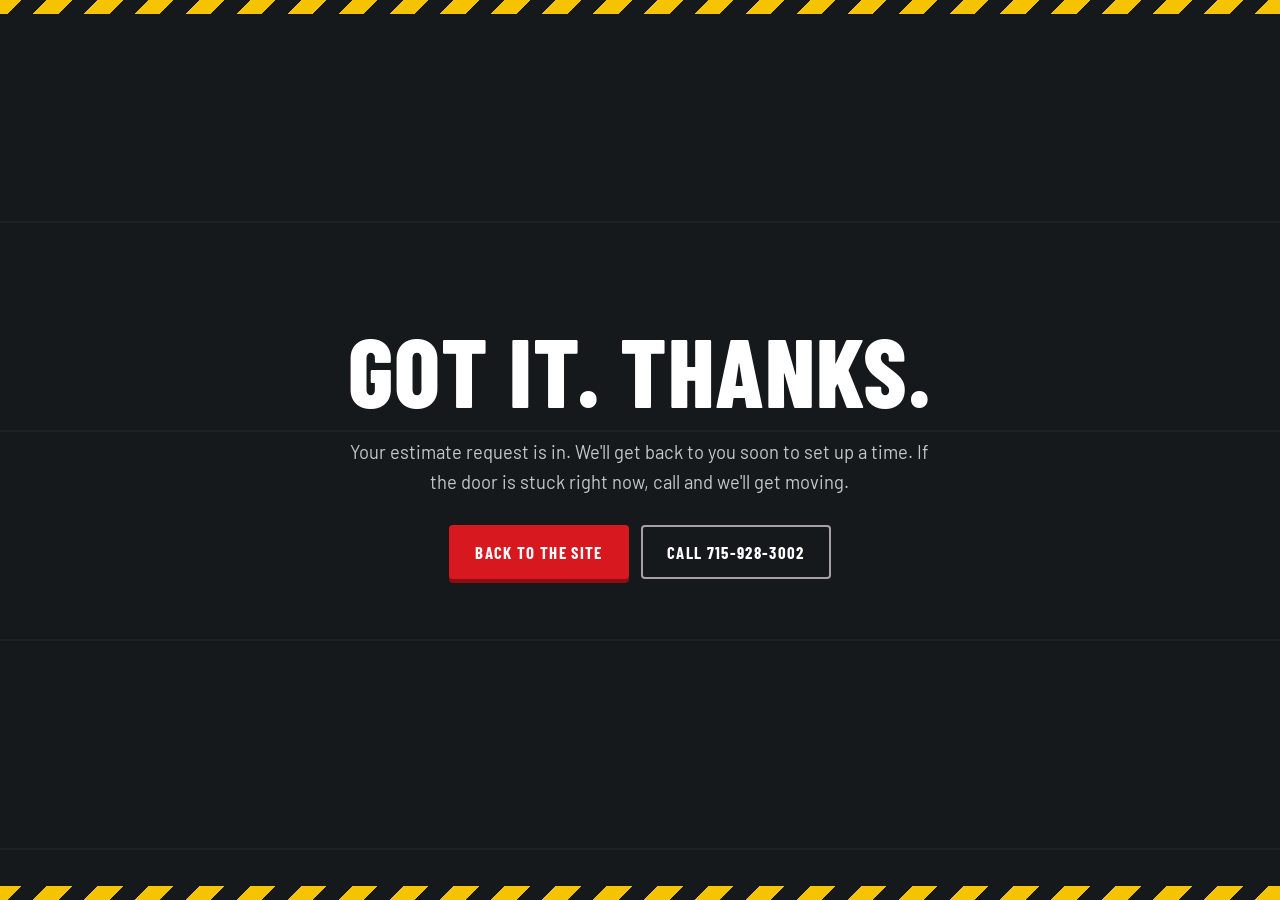
<file: thank-you.html>
<!doctype html>
<html lang="en">
<head>
<meta charset="utf-8">
<meta name="viewport" content="width=device-width, initial-scale=1">
<title>Thanks | Holldorf Garage Doors</title>
<meta name="robots" content="noindex">
<link rel="icon" href="favicon.svg" type="image/svg+xml">
<link rel="icon" href="favicon-48.png" type="image/png" sizes="48x48">
<link rel="preconnect" href="https://fonts.googleapis.com">
<link rel="preconnect" href="https://fonts.gstatic.com" crossorigin>
<link href="https://fonts.googleapis.com/css2?family=Barlow+Condensed:wght@600;700;800&family=Barlow:wght@400;600&display=swap" rel="stylesheet">
<link rel="stylesheet" href="assets/css/site.css">
<style>
  body{background:var(--ink);color:#fff;min-height:100vh;display:flex;flex-direction:column}
  .solo{flex:1;display:grid;place-items:center;text-align:center;padding:64px 16px;background:repeating-linear-gradient(180deg,transparent 0 23vh,rgba(255,255,255,.04) 23vh calc(23vh + 2px))}
  .solo h1{font-size:clamp(3rem,9vw,6rem);font-weight:800;margin-bottom:.2em}
  .solo h1 span{color:var(--amber)}
  .solo p{color:#c3c8cb;max-width:32em;margin:0 auto 28px;font-size:1.15rem}
  .solo .btns{display:flex;gap:12px;justify-content:center;flex-wrap:wrap}
</style>
</head>
<body>
<div class="hazard"></div>
<main class="solo"><div>
  <h1>Got it. <span>Thanks.</span></h1>
  <p>Your estimate request is in. We'll get back to you soon to set up a time. If the door is stuck right now, call and we'll get moving.</p>
  <div class="btns"><a class="btn btn--red" href="./">Back to the site</a><a class="btn btn--ghost" href="tel:+17159283002">Call 715-928-3002</a></div>
</div></main>
<div class="hazard"></div>
</body>
</html>
</file>
<file: assets/css/site.css>
/* Holldorf Garage Doors: site styles */
:root {
  --ink: #16191c;
  --steel: #22272b;
  --steel-2: #2e3439;
  --steel-3: #3c444a;
  --line: #4a535a;
  --paper: #f2efe8;
  --paper-2: #e6e1d6;
  --muted: #6c6a64;
  --red: #d7191f;      /* logo red */
  --red-2: #ee2a30;
  --red-dark: #8e0d12;
  --caution: #f6c300;  /* caution tape */
  --rust: #c3161c;
  --white: #fff;
  --radius: 4px;
  --wrap: 1200px;
  --head: "Barlow Condensed", "Arial Narrow", sans-serif;
  --body: "Barlow", system-ui, -apple-system, "Segoe UI", sans-serif;
  --mark-door: var(--ink);
  --hdr: 80px;
}

*, *::before, *::after { box-sizing: border-box; }
html { scroll-behavior: smooth; scroll-padding-top: 84px; -webkit-text-size-adjust: 100%; }
body { margin: 0; background: var(--paper); color: var(--ink); font: 400 17px/1.6 var(--body); overflow-x: hidden; }
img { max-width: 100%; height: auto; display: block; }
a { color: inherit; }
h1, h2, h3, h4 { font-family: var(--head); line-height: 1.02; margin: 0 0 .4em; text-transform: uppercase; letter-spacing: .01em; }
h2 { font-size: clamp(2.2rem, 4.6vw, 3.6rem); font-weight: 800; }
h3 { font-size: 1.45rem; font-weight: 700; }
p { margin: 0 0 1em; }
svg { width: 1em; height: 1em; flex: none; }
button { font: inherit; }
.wrap { width: min(var(--wrap), 100% - 32px); margin-inline: auto; }
.skip-link { position: absolute; left: -999px; top: 8px; background: var(--red); color: var(--white); padding: 8px 14px; z-index: 300; font-weight: 700; }
.skip-link:focus { left: 8px; }
:focus-visible { outline: 3px solid var(--red); outline-offset: 3px; }

.kicker { font: 700 .8rem/1 var(--body); letter-spacing: .2em; text-transform: uppercase; color: var(--rust); margin-bottom: 16px; display: flex; }
/* Section label drawn as a tiny garage; its door rolls up when the section scrolls in */
.kick { display: inline-flex; flex-direction: column; color: var(--ink); }
.kick__roof { display: block; width: calc(100% + 14px); height: 13px; margin: 0 -7px -1.5px; overflow: visible; }
.kick__roof path { fill: none; stroke: currentColor; stroke-width: 3; stroke-linejoin: miter; vector-effect: non-scaling-stroke; }
.kick__bay { position: relative; display: block; border: 3px solid currentColor; border-bottom: 0; padding: 7px 14px 6px; overflow: hidden; }
.kick__text { display: block; color: var(--rust); white-space: nowrap; }
.kick__door { display: none; }
.js .kick__door { display: block; position: absolute; inset: 0; background: repeating-linear-gradient(180deg, #e9e7e1 0 6px, #c9c6be 6px 7.5px); transition: transform .9s cubic-bezier(.6,.02,.3,1) .1s; }
.js .kick.is-open .kick__door { transition-delay: .3s; }
.js .kick.is-open .kick__door { transform: translateY(-101%); }
.section-head--light .kick, .area .kick { color: #d5d9dc; }
.section-head--light .kick__text, .area .kick__text { color: #ff4a4f; }
.js .section-head--light .kick__door, .js .area .kick__door { background: repeating-linear-gradient(180deg, #4a5157 0 6px, #2b3035 6px 7.5px); }
.stamp { font-family: var(--head); font-size: .9rem; letter-spacing: .12em; border: 2px solid currentColor; padding: 4px 8px 3px; transform: rotate(-2deg); display: inline-block; }

/* Buttons */
.btn { display: inline-flex; align-items: center; justify-content: center; gap: 10px; font: 700 1.05rem/1 var(--head); letter-spacing: .08em; text-transform: uppercase; text-decoration: none; padding: 17px 24px 16px; border: 2px solid transparent; border-radius: var(--radius); cursor: pointer; transition: transform .15s, background .15s, color .15s, box-shadow .15s; }
.btn svg { width: 1.1em; height: 1.1em; }
.btn--red { background: var(--red); color: var(--white); box-shadow: 0 4px 0 var(--red-dark); }
.btn--red:hover { background: var(--red-2); transform: translateY(-1px); }
.btn--red:active { transform: translateY(3px); box-shadow: 0 1px 0 var(--red-dark); }
.btn--ghost { color: var(--white); border-color: rgba(255,255,255,.6); }
.btn--ghost:hover { background: var(--white); color: var(--ink); }
.btn--dark { background: var(--ink); color: var(--white); }
.btn--dark:hover { background: var(--steel-3); }
.btn--sm { padding: 12px 16px 11px; font-size: .95rem; }
.btn--block { width: 100%; }

/* Topbar + header */
.topbar { background: var(--ink); color: #c9cdd0; font-size: .85rem; }
.topbar__in { display: flex; justify-content: space-between; align-items: center; gap: 12px; min-height: 38px; }
.topbar b { color: #ff4a4f; font-weight: 600; }
.topbar a { display: inline-flex; gap: 6px; align-items: center; color: var(--white); font-weight: 600; text-decoration: none; }
.site-header { position: sticky; top: 0; z-index: 50; background: var(--steel); color: var(--white); border-bottom: 4px solid var(--red); transition: box-shadow .2s; }
.site-header.is-stuck { box-shadow: 0 6px 24px rgba(0,0,0,.35); }
.site-header__in { display: flex; align-items: center; gap: 28px; min-height: 76px; }
.brand { display: block; flex: none; text-decoration: none; }
/* Logo: garage mark on the side, HOLLDORF big, GARAGE DOORS LLC underneath */
.hd-mark__house { fill: var(--mark-fg, var(--red)); }
.hd-mark__trim { fill: var(--mark-trim, rgba(0,0,0,.18)); }
.hd-mark__door { fill: var(--mark-door, var(--ink)); }
.hd-mark__panels { fill: var(--mark-panel, var(--mark-fg, var(--red))); }
.hd-lockup { display: inline-flex; align-items: center; gap: 12px; color: var(--white); --mark-door: var(--steel); }
.hd-lockup__icon { width: 50px; height: 44px; flex: none; }
.hd-lockup__words { display: flex; flex-direction: column; line-height: 1; }
.hd-lockup__name { font: 800 2.05rem/.82 var(--head); text-transform: uppercase; letter-spacing: .025em; color: var(--white); }
.hd-lockup__sub { margin-top: 5px; font: 700 .74rem/1 var(--body); letter-spacing: .24em; text-transform: uppercase; color: #ff4a4f; }
.nav { display: flex; gap: 4px; margin-left: auto; }
.nav a { font: 600 1.05rem/1 var(--head); letter-spacing: .08em; text-transform: uppercase; text-decoration: none; padding: 10px 12px; color: #dfe3e5; border-bottom: 2px solid transparent; }
.nav a:hover, .nav a.is-active { color: #ff4a4f; border-bottom-color: var(--red); }
.nav-toggle { display: none; background: none; border: 0; width: 44px; height: 44px; padding: 10px; cursor: pointer; }
.nav-toggle span { display: block; height: 3px; background: var(--white); margin: 5px 0; transition: transform .2s, opacity .2s; }
.nav-toggle[aria-expanded="true"] span:nth-child(1) { transform: translateY(8px) rotate(45deg); }
.nav-toggle[aria-expanded="true"] span:nth-child(2) { opacity: 0; }
.nav-toggle[aria-expanded="true"] span:nth-child(3) { transform: translateY(-8px) rotate(-45deg); }

/* Hero: centered shop drawing on a drafting grid */
.hero { position: relative; color: var(--white); background-color: #15181b; overflow: hidden; text-align: center;
  background-image: radial-gradient(ellipse 80% 70% at 50% 45%, transparent 0%, rgba(10,11,13,.75) 100%),
    linear-gradient(rgba(255,255,255,.045) 1px, transparent 1px), linear-gradient(90deg, rgba(255,255,255,.045) 1px, transparent 1px),
    linear-gradient(rgba(255,255,255,.02) 1px, transparent 1px), linear-gradient(90deg, rgba(255,255,255,.02) 1px, transparent 1px);
  background-size: 100% 100%, 64px 64px, 64px 64px, 16px 16px, 16px 16px; background-position: center; }
.hero__in { position: relative; padding: clamp(44px, 7vh, 80px) 0 clamp(52px, 7vh, 76px); display: flex; flex-direction: column; align-items: center; }
.hero__copy { display: flex; flex-direction: column; align-items: center; }
.hero__kicker { display: flex; justify-content: center; flex-wrap: wrap; margin: 0 0 14px; font: 700 .85rem/1 var(--body); letter-spacing: .2em; text-transform: uppercase; color: #cfd3d6; }
.hero__kicker span + span::before { content: "\2605"; color: var(--red-2); margin: 0 14px; letter-spacing: 0; }
.hero__title { font-size: clamp(3rem, 7vw, 6.2rem); font-weight: 800; line-height: .9; margin-bottom: 16px; }
.hero__title span { color: var(--red-2); white-space: nowrap; }
.hero__lede { max-width: 36em; font-size: 1.15rem; color: #d9dcde; }
.hero__ctas { display: flex; gap: 14px; flex-wrap: wrap; justify-content: center; margin-top: 10px; }
.hero__plan { width: min(980px, 100%); margin-top: clamp(18px, 3vh, 34px); }
.plan { width: 100%; height: auto; display: block; overflow: visible; }
.plan .ln { fill: none; stroke: #eceae4; stroke-width: 2.2; stroke-linecap: square; stroke-linejoin: miter; }
.plan .ln--thin { stroke-width: 1.5; }
.plan .ln--hair { stroke-width: .8; stroke: #8d959a; }
.plan .ln--glass { fill: rgba(255,255,255,.06); }
.plan .ln--glint { stroke-width: 1; stroke: #8d959a; }
.plan .ln--ground { stroke-width: 2.6; }
.plan .ln--dim { stroke: #ff4a4f; stroke-width: 1.5; }
.plan .ln--ext { stroke: #ff4a4f; stroke-width: 1; stroke-opacity: .6; }
.plan .ln--lead { stroke: #9aa2a7; stroke-width: 1; }
.plan .dotc { fill: #ff4a4f; }
.plan .dim-t { font: 700 17px var(--head); letter-spacing: .06em; fill: #ff4a4f; text-anchor: middle; }
.plan .call-t { font: 600 15px var(--head); letter-spacing: .1em; text-transform: uppercase; fill: #c3c8cb; transition: fill .25s, transform .3s cubic-bezier(.2,.7,.2,1); }
/* Hover a label: it slides out and turns red, its leader lights up, and the part glows on the drawing */
.plan .callout { cursor: default; outline: none; }
.plan .hit { fill: transparent; }
.plan .call-s { font: 500 13px var(--body); fill: #9aa2a7; opacity: 0; transition: opacity .3s, transform .3s; transform: translateY(-4px); }
.plan .ln--lead { transition: stroke .25s, stroke-width .25s; }
.plan .dotc { transition: r .25s; }
.plan .dotc-ring { fill: none; stroke: #ff4a4f; stroke-width: 1.5; opacity: 0; transform-box: fill-box; transform-origin: center; }
.hero-in .plan .dotc-ring { animation: dot-ping 2.6s ease-out 3s infinite; }
@keyframes dot-ping { 0% { opacity: .9; transform: scale(1); } 70%, 100% { opacity: 0; transform: scale(4.5); } }
.plan .callout:hover .call-t, .plan .callout:focus-visible .call-t { fill: #ff4a4f; }
.plan .callout[data-part="trim"]:hover .call-t, .plan .callout[data-part="trim"]:focus-visible .call-t { transform: translateX(-6px); }
.plan .callout:not([data-part="trim"]):hover .call-t, .plan .callout:not([data-part="trim"]):focus-visible .call-t { transform: translateX(6px); }
.plan .callout:hover .call-s, .plan .callout:focus-visible .call-s { opacity: 1; transform: none; }
.plan .callout:hover .ln--lead, .plan .callout:focus-visible .ln--lead { stroke: #ff4a4f; stroke-width: 1.8; }
.plan .callout:hover .dotc, .plan .callout:focus-visible .dotc { r: 5; }
.plan .part { opacity: 0; transition: opacity .35s ease; pointer-events: none; }
.plan[data-hl="trim"] .part--trim, .plan[data-hl="springs"] .part--springs,
.plan[data-hl="sections"] .part--sections, .plan[data-hl="opener"] .part--opener { opacity: 1; }
.plan .pl { fill: none; stroke: #ff4a4f; stroke-width: 2.4; stroke-linecap: round; stroke-linejoin: round; }
.plan .pl--coil { stroke-width: 2; }
.plan .pl--cable { stroke-width: 1.2; stroke-dasharray: 3 4; }
.plan .pl--trace { stroke-width: 3.4; stroke-dasharray: 1; stroke-dashoffset: 1; }
.plan[data-hl="trim"] .pl--trace { animation: plan-draw .7s cubic-bezier(.5,0,.2,1) forwards; }
.plan .pl--beam { stroke-width: 2; stroke-dasharray: 8 6; }
.plan[data-hl="opener"] .pl--beam { animation: beam .6s linear infinite; }
@keyframes beam { to { stroke-dashoffset: -14; } }
.plan .pl-fill { fill: rgba(255,74,79,.16); }
.plan .pl-solid { fill: #ff4a4f; }
.hero__sheet { position: absolute; left: 16px; bottom: 40px; margin: 0; display: flex; border: 1px solid rgba(255,255,255,.22); font: 600 .68rem/1 var(--body); letter-spacing: .16em; text-transform: uppercase; color: #8f979c; }
.hero__sheet span { padding: 7px 10px; }
.hero__sheet span + span { border-left: 1px solid rgba(255,255,255,.22); }
/* draw-in (plays as the door lifts) */
.js .plan .ln { stroke-dasharray: 1; stroke-dashoffset: 1; }
.js .plan .dotc, .js .plan .fade { opacity: 0; }
.hero-in .plan .ln { animation: plan-draw 1.1s cubic-bezier(.5,0,.2,1) forwards; animation-delay: var(--d, 0s); }
.hero-in .plan .dotc, .hero-in .plan .fade { animation: plan-fade .5s ease forwards; animation-delay: var(--d, 0s); }
@keyframes plan-draw { to { stroke-dashoffset: 0; } }
@keyframes plan-fade { to { opacity: 1; } }
.js .hero__copy > * { opacity: 0; transform: translateY(22px); transition: opacity .8s ease, transform .8s cubic-bezier(.2,.7,.2,1); }
.hero-in .hero__copy > * { opacity: 1; transform: none; }
.hero-in .hero__copy > :nth-child(2) { transition-delay: .08s; }
.hero-in .hero__copy > :nth-child(3) { transition-delay: .16s; }
.hero-in .hero__copy > :nth-child(4) { transition-delay: .24s; }

/* Slanted caution tape under the hero */
.tape { position: relative; z-index: 5; height: 40px; margin: -20px -2% 0; transform: rotate(-1.4deg); border-block: 5px solid var(--ink);
  background: repeating-linear-gradient(-45deg, var(--caution) 0 22px, var(--ink) 22px 44px); box-shadow: 0 8px 18px rgba(0,0,0,.28); }

.hazard { height: 14px; background: repeating-linear-gradient(-45deg, var(--caution) 0 18px, var(--ink) 18px 36px); }

/* Sections */
.section { padding: clamp(72px, 10vw, 128px) 0; }
.section-head { max-width: 660px; margin-bottom: 48px; }
.section-head p:last-child { font-size: 1.1rem; color: var(--muted); }
.section-head--light p:last-child { color: #b9bfc3; }
.section-head--center { margin-inline: auto; text-align: center; }
.section-head--tight { max-width: 760px; margin-bottom: 34px; }
.section-head--tight h2 { font-size: clamp(2rem, 3.6vw, 2.9rem); }
.section-head--tight p:last-child { margin-bottom: 0; }
.section-head--center .kicker { justify-content: center; }
.section-head--row { max-width: none; display: flex; justify-content: space-between; align-items: end; gap: 24px; flex-wrap: wrap; }
.section-head--row h2 { margin: 0; }

/* Services */
.services { padding-block: clamp(56px, 7vw, 84px); }
.svc-grid { display: grid; grid-template-columns: repeat(3, 1fr); gap: 2px; background: var(--paper-2); border: 2px solid var(--paper-2); }
.svc { position: relative; background: var(--white); padding: 24px 26px 24px; display: grid; grid-template-columns: 44px 1fr; gap: 6px 16px; align-content: start; transition: background .2s, color .2s; overflow: hidden; }
.svc::after { content: ""; position: absolute; left: 0; right: 0; bottom: 0; height: 4px; background: var(--red); transform: scaleX(0); transform-origin: left; transition: transform .35s; }
.svc:hover { background: var(--steel); color: var(--white); }
.svc:hover::after { transform: scaleX(1); }
.svc:hover p { color: #c6cbce; }
.svc__no { position: absolute; top: 14px; right: 18px; font: 800 1.6rem/1 var(--head); color: var(--paper-2); transition: color .2s; }
.svc:hover .svc__no { color: var(--steel-3); }
.svc__icon { width: 44px; height: 44px; color: var(--red); grid-row: span 2; }
.svc:hover .svc__icon { color: #ff4a4f; }
.svc h3 { font-size: 1.3rem; margin: 6px 0 0; padding-right: 30px; }
.svc p { color: var(--muted); margin: 0; font-size: .95rem; line-height: 1.5; }

/* Builder */
.builder { background: var(--steel) linear-gradient(180deg, var(--ink), var(--steel)); color: var(--white); padding-block: clamp(48px, 5vw, 60px); }
.builder .section-head--tight { margin-bottom: 24px; }
.builder__grid { display: grid; grid-template-columns: minmax(0, 1.35fr) minmax(0, 1fr); gap: 28px; align-items: start; }
.builder__stage { background: #0f1214; border: 2px solid var(--steel-3); padding: 12px; border-radius: var(--radius); }
#door-preview { width: 100%; height: auto; display: block; border-radius: 2px; }
.builder__note { font-size: .76rem; color: #8f979c; margin: 0; }
.builder__controls { display: grid; gap: 14px; }
fieldset { border: 0; padding: 0; margin: 0; min-width: 0; }
legend { font: 700 .74rem/1 var(--body); letter-spacing: .18em; text-transform: uppercase; color: var(--red-2); margin-bottom: 8px; padding: 0; }
.chips { display: flex; flex-wrap: wrap; gap: 6px; }
.chips label, .swatches label, .toggle { cursor: pointer; position: relative; }
.chips input, .swatches input, .toggle input { position: absolute; opacity: 0; width: 1px; height: 1px; }
.chips span { display: inline-block; padding: 8px 11px 7px; border: 2px solid var(--line); border-radius: var(--radius); font: 600 .92rem/1 var(--head); letter-spacing: .06em; text-transform: uppercase; color: #dfe3e5; transition: all .15s; }
.chips label:hover span { border-color: #8c959b; }
.chips input:checked + span { background: var(--red); border-color: var(--red); color: var(--white); }
.chips input:focus-visible + span, .swatches input:focus-visible + span, .toggle input:focus-visible + span { outline: 3px solid var(--red-2); outline-offset: 3px; }
.swatches { display: flex; flex-wrap: wrap; gap: 4px 6px; }
.swatches label { display: flex; flex-direction: column; align-items: center; gap: 4px; width: 50px; }
.swatches span { width: 36px; height: 36px; border-radius: 50%; background: var(--sw); border: 3px solid var(--steel); box-shadow: 0 0 0 2px var(--line); transition: box-shadow .15s, transform .15s; }
.swatches--sm span { width: 32px; height: 32px; }
.swatches input:checked + span { box-shadow: 0 0 0 3px var(--red-2); transform: scale(1.06); }
.swatches em { font-style: normal; font-size: .7rem; color: #b9bfc3; text-align: center; line-height: 1.1; }
.toggle { display: inline-flex; align-items: center; gap: 10px; margin-top: 10px; font-size: .9rem; color: #dfe3e5; }
.toggle span { width: 38px; height: 22px; border-radius: 11px; background: var(--steel-3); position: relative; transition: background .2s; }
.toggle span::after { content: ""; position: absolute; top: 3px; left: 3px; width: 16px; height: 16px; border-radius: 50%; background: var(--white); transition: transform .2s; }
.toggle input:checked + span { background: var(--red); }
.toggle input:checked + span::after { transform: translateX(16px); }
.ticket { margin-top: 12px; background: var(--paper); color: var(--ink); border-radius: var(--radius); padding: 12px 12px 12px 16px; display: flex; gap: 14px; align-items: center; }
.ticket__body { flex: 1; min-width: 0; }
.ticket__head { display: flex; justify-content: space-between; font: 700 .7rem/1 var(--body); letter-spacing: .16em; text-transform: uppercase; color: var(--rust); border-bottom: 2px dashed #c9c2b3; padding-bottom: 6px; margin-bottom: 6px; }
.ticket p { margin: 0; font: 600 1rem/1.25 var(--head); letter-spacing: .03em; text-transform: uppercase; }
.ticket .btn { flex: none; padding: 14px 16px 13px; font-size: .95rem; }

/* Gallery */
.filters { display: flex; flex-wrap: wrap; gap: 6px; }
.filters button { border: 2px solid var(--ink); background: transparent; padding: 9px 14px 8px; font: 700 .95rem/1 var(--head); letter-spacing: .07em; text-transform: uppercase; cursor: pointer; border-radius: var(--radius); }
.filters button:hover { background: var(--paper-2); }
.filters button.is-on { background: var(--ink); color: var(--white); }
.gallery { display: grid; grid-template-columns: repeat(4, 1fr); grid-auto-rows: 210px; grid-auto-flow: dense; gap: 10px; }
.g { margin: 0; position: relative; overflow: hidden; background: var(--steel); border-radius: var(--radius); animation: g-in .45s ease both; }
.g--wide { grid-column: span 2; grid-row: span 2; }
.g--tall { grid-row: span 2; }
.g[hidden] { display: none; }
@keyframes g-in { from { opacity: 0; transform: scale(.97); } }
.g button { all: unset; display: block; width: 100%; height: 100%; cursor: zoom-in; }
.g button:focus-visible { outline: 3px solid var(--red); outline-offset: -3px; }
.g img { width: 100%; height: 100%; object-fit: cover; object-position: 50% 68%; transition: transform .6s cubic-bezier(.2,.7,.2,1); }
.g:hover img { transform: scale(1.05); }
.g figcaption { position: absolute; left: 0; right: 0; bottom: 0; padding: 30px 14px 12px; font: 600 1rem/1.15 var(--head); letter-spacing: .05em; text-transform: uppercase; color: var(--white); background: linear-gradient(transparent, rgba(0,0,0,.78)); pointer-events: none; }

/* Lightbox */
.lightbox { position: fixed; inset: 0; z-index: 200; background: rgba(10,12,14,.95); display: grid; grid-template-columns: 64px 1fr 64px; align-items: center; padding: 24px 8px; }
.lightbox[hidden] { display: none; }
.lightbox figure { margin: 0; display: flex; flex-direction: column; align-items: center; gap: 12px; max-height: 100%; min-width: 0; }
.lightbox img { max-height: calc(100vh - 110px); width: auto; object-fit: contain; border-radius: var(--radius); }
.lightbox figcaption { color: var(--white); font: 600 1.1rem/1.2 var(--head); letter-spacing: .06em; text-transform: uppercase; text-align: center; }
.lb-nav, .lb-close { background: none; border: 0; color: var(--white); cursor: pointer; font-size: 3rem; line-height: 1; padding: 8px; }
.lb-nav:hover, .lb-close:hover { color: var(--red); }
.lb-close { position: absolute; top: 10px; right: 16px; font-size: 2.6rem; }

/* Troubleshooter */
.trouble { background: var(--paper-2); padding-block: clamp(56px, 6vw, 76px); }
.diag__left { display: flex; flex-direction: column; gap: 12px; }
.diag__left .diag__list { flex: 1; }
.diag { display: grid; grid-template-columns: minmax(0, 1fr) minmax(0, 1fr); gap: 20px; align-items: stretch; }
.diag__list { display: grid; grid-template-columns: 1fr 1fr; gap: 10px; }
.diag__list button { display: flex; flex-direction: column; align-items: flex-start; gap: 10px; text-align: left; background: var(--white); color: var(--ink); border: 2px solid var(--ink); border-radius: var(--radius); padding: 16px 16px 18px; cursor: pointer; position: relative; transition: background .15s, color .15s, transform .15s; }
.diag__list button:hover { transform: translateY(-2px); box-shadow: 0 4px 0 var(--ink); }
.diag__list button[aria-selected="true"] { background: var(--ink); color: var(--white); box-shadow: none; transform: none; }
.diag__no { font: 800 1.9rem/1 var(--head); color: var(--red); }
.diag__list button[aria-selected="true"] .diag__no { color: #ff4a4f; }
.diag__label { font: 700 1.08rem/1.15 var(--head); letter-spacing: .04em; text-transform: uppercase; }
.dot { position: absolute; top: 16px; right: 16px; width: 12px; height: 12px; border-radius: 50%; }
.dot--call { background: var(--red); }
.dot--check { background: var(--caution); box-shadow: 0 0 0 1px rgba(0,0,0,.25); }
.diag__panels { display: grid; background: var(--ink); color: var(--white); border-radius: var(--radius); border-top: 8px solid var(--red); }
.diag__panel { grid-area: 1 / 1; padding: 26px 28px 28px; visibility: hidden; opacity: 0; transform: translateY(8px); transition: opacity .3s, transform .3s, visibility 0s .3s; display: flex; flex-direction: column; }
.diag__panel.is-active { visibility: visible; opacity: 1; transform: none; transition: opacity .3s, transform .3s; }
.diag__panel h3 { font-size: 1.8rem; margin: 12px 0 16px; }
.diag__panel dl { margin: 0 0 22px; display: grid; gap: 14px; }
.diag__panel dt { font: 700 .74rem/1 var(--body); letter-spacing: .16em; text-transform: uppercase; color: #9aa2a7; margin-bottom: 4px; }
.diag__panel dd { margin: 0; color: #e4e7e9; }
.diag__panel .btn { margin-top: auto; align-self: flex-start; }
.lvl { align-self: flex-start; display: inline-block; font: 700 .72rem/1 var(--body); letter-spacing: .16em; text-transform: uppercase; padding: 6px 9px; border-radius: 2px; }
.lvl--call { background: var(--red); color: var(--white); }
.lvl--check { background: var(--caution); color: var(--ink); }
.safety { display: flex; gap: 18px; align-items: center; background: var(--white); border: 2px solid var(--ink); border-radius: var(--radius); padding: 14px 18px 14px 0; overflow: hidden; }
.safety b { flex: none; align-self: stretch; display: flex; align-items: center; padding: 0 18px 0 22px; margin: -14px 0; background: repeating-linear-gradient(-45deg, var(--caution) 0 12px, var(--ink) 12px 24px); }
.safety b { font-size: 0; width: 70px; }
.safety p { margin: 0; font-size: .93rem; line-height: 1.45; }
.safety p::before { content: "Safety first. "; font: 800 1.1rem/1 var(--head); letter-spacing: .06em; text-transform: uppercase; color: var(--red); }

/* Why */
.why__grid { display: grid; grid-template-columns: 1.1fr 1fr; gap: 64px; align-items: center; }
/* Before / after toggle: a garage door drops and lifts to swap the photos */
.bat { margin: 0; }
.bat__frame { position: relative; overflow: hidden; border-radius: var(--radius); aspect-ratio: 1152 / 490; background: var(--ink); box-shadow: 14px 14px 0 var(--ink); }
.bat__img { position: absolute; inset: 0; width: 100%; height: 100%; object-fit: cover; }
.bat__img--after { visibility: hidden; }
.bat[data-state="after"] .bat__img--after { visibility: visible; }
.bat[data-state="after"] .bat__img--before { visibility: hidden; }
.bat__tag { position: absolute; z-index: 1; top: 12px; left: 12px; font: 800 .95rem/1 var(--head); letter-spacing: .14em; text-transform: uppercase; padding: 7px 11px 6px; background: var(--white); color: var(--ink); border: 2px solid var(--ink); }
.bat[data-state="after"] .bat__tag { background: var(--red); border-color: var(--red); color: var(--white); }
.bat__door { position: absolute; inset: 0; z-index: 2; display: flex; flex-direction: column; transform: translateY(-101%); box-shadow: 0 12px 26px rgba(0,0,0,.45); }
.bat__door i { flex: 1; background: linear-gradient(180deg, #f6f5f1 0%, #e9e8e2 86%, #c9c7c0 92%, #f8f7f3 96%, #dddcd6 100%); position: relative; }
.bat__door i::before { content: ""; position: absolute; inset: 14% 2.5%; background: repeating-linear-gradient(90deg, #e3e2dc 0 10.6%, transparent 10.6% 12.5%); box-shadow: inset 0 -2px 0 rgba(0,0,0,.04); }
.bat__door b { height: 7px; background: #1c1c1c; }
.bat__plate { position: absolute; left: 50%; top: 52%; transform: translate(-50%, -50%); display: inline-flex; align-items: center; gap: 8px; padding: 8px 14px 7px; border-radius: 4px; color: var(--white); --mark-door: #1e2226;
  font: 800 1.3rem/1 var(--head); letter-spacing: .06em; text-transform: uppercase;
  background: linear-gradient(160deg, #3a4148, #1a1e22); box-shadow: inset 0 0 0 2px #15181b, inset 0 0 0 4px var(--red), 0 6px 14px rgba(0,0,0,.35); }
.bat__plate svg { width: 26px; height: 23px; }
.bat.is-swapping .bat__door { animation: bat-door 1.35s cubic-bezier(.6,.02,.3,1) forwards; }
@keyframes bat-door { 0% { transform: translateY(-101%); } 38% { transform: translateY(0); } 52% { transform: translateY(0); } 100% { transform: translateY(-101%); } }
.bat__bar { display: flex; align-items: center; justify-content: space-between; gap: 14px; margin-top: 26px; flex-wrap: wrap; }
.bat__switch { position: relative; display: inline-grid; grid-template-columns: 1fr 1fr; background: var(--white); border: 2px solid var(--ink); border-radius: 999px; padding: 4px; }
.bat__switch button { position: relative; z-index: 1; border: 0; background: none; cursor: pointer; padding: 11px 26px 10px; font: 800 1.05rem/1 var(--head); letter-spacing: .14em; text-transform: uppercase; color: var(--ink); border-radius: 999px; transition: color .25s; }
.bat__switch button[aria-pressed="true"] { color: var(--white); }
.bat__switch button:focus-visible { outline: 3px solid var(--red); outline-offset: 2px; }
.bat__thumb { position: absolute; top: 4px; bottom: 4px; left: 4px; width: calc(50% - 4px); border-radius: 999px; background: var(--ink); transition: transform .45s cubic-bezier(.6,.02,.3,1), background .3s; }
.bat[data-state="after"] .bat__thumb { transform: translateX(100%); background: var(--red); }
.bat__cap { font: 700 .78rem/1 var(--body); letter-spacing: .16em; text-transform: uppercase; color: var(--muted); }
.why h2 { font-size: clamp(2rem, 3.3vw, 2.9rem); }
.why__lede { font-size: 1.1rem; color: var(--muted); }
.checks { list-style: none; padding: 0; margin: 10px 0 30px; display: grid; gap: 16px; }
.checks li { display: flex; gap: 14px; }
.checks svg { width: 26px; height: 26px; color: var(--white); background: var(--red); padding: 4px; border-radius: 2px; margin-top: 2px; }
.checks b { font-weight: 700; }

/* Area */
.area { background: var(--ink); color: var(--white); }
.area p { color: #c3c8cb; }
.area__grid { display: grid; grid-template-columns: 1fr 1fr; gap: 56px; align-items: center; }
.towns { list-style: none; padding: 0; margin: 24px 0 0; display: flex; flex-wrap: wrap; gap: 8px; }
.towns li { border: 1px solid var(--line); padding: 7px 12px 6px; font: 600 1rem/1 var(--head); letter-spacing: .06em; text-transform: uppercase; color: #e0e3e5; }
.towns li:first-child { background: var(--red); border-color: var(--red); color: var(--white); }
.area__map { border: 2px solid var(--steel-3); aspect-ratio: 4 / 3; background: var(--steel); }
.area__map iframe { width: 100%; height: 100%; border: 0; filter: grayscale(.85) contrast(1.05); display: block; }

/* Estimate */
.estimate__grid { display: grid; grid-template-columns: 1fr 1.2fr; gap: 64px; align-items: start; }
/* Contact plate (matches the steel plate on the intro door) */
.cplate { position: relative; margin-top: 18px; padding: 28px 30px 26px; color: var(--white); border-radius: 6px;
  background: linear-gradient(160deg, #3a4148 0%, #23282d 45%, #1a1e22 100%);
  box-shadow: inset 0 0 0 3px #15181b, inset 0 0 0 6px var(--red), inset 0 0 0 7px #15181b, 12px 12px 0 var(--paper-2); }
.cplate__rivet { position: absolute; width: 9px; height: 9px; border-radius: 50%; background: radial-gradient(circle at 35% 35%, #cfd4d8, #6b737a 60%, #3a4046); box-shadow: 0 1px 1px rgba(0,0,0,.6); }
.cplate__rivet--tl { top: 14px; left: 14px; } .cplate__rivet--tr { top: 14px; right: 14px; }
.cplate__rivet--bl { bottom: 14px; left: 14px; } .cplate__rivet--br { bottom: 14px; right: 14px; }
.cplate__label { display: flex; align-items: center; gap: 10px; margin: 0 0 6px; font: 700 .8rem/1 var(--body); letter-spacing: .2em; text-transform: uppercase; color: #ff4a4f; --mark-door: #1e2226; }
.cplate__mark { width: 30px; height: 26px; }
.cplate__phone { display: inline-flex; align-items: center; gap: 12px; font: 800 clamp(2.4rem, 4.6vw, 3.5rem)/1 var(--head); color: var(--white); text-decoration: none; }
.cplate__phone svg { width: .7em; height: .7em; color: #ff4a4f; }
.cplate__phone:hover { color: #ffd24a; }
.cplate__list { list-style: none; margin: 18px 0 0; padding: 0; border-top: 1px solid rgba(255,255,255,.18); }
.cplate__list li { display: grid; grid-template-columns: 22px 92px 1fr; gap: 12px; align-items: center; padding: 11px 0; border-bottom: 1px solid rgba(255,255,255,.1); overflow-wrap: anywhere; color: #e4e7e9; }
.cplate__list li:last-child { border-bottom: 0; padding-bottom: 0; }
.cplate__list svg { width: 20px; height: 20px; color: #ff4a4f; }
.cplate__list span { font: 700 .72rem/1 var(--body); letter-spacing: .14em; text-transform: uppercase; color: #9aa2a7; }
.cplate__list a { color: var(--white); }
.cplate__list a:hover { color: #ffd24a; }
.howto { list-style: none; margin: 22px 0 0; padding: 0; display: grid; grid-template-columns: repeat(3, 1fr); gap: 8px; counter-reset: none; }
.howto li { position: relative; background: var(--white); border: 2px solid var(--ink); border-radius: var(--radius); padding: 12px 12px 12px; display: flex; flex-direction: column; gap: 6px; }
.howto li:not(:last-child)::after { content: ""; position: absolute; right: -9px; top: 50%; width: 10px; height: 10px; transform: translateY(-50%) rotate(45deg); background: var(--white); border-top: 2px solid var(--ink); border-right: 2px solid var(--ink); z-index: 1; }
.howto b { font: 800 1.3rem/1 var(--head); color: var(--red); }
.howto span { font: 700 .95rem/1.15 var(--head); letter-spacing: .04em; text-transform: uppercase; }
.estimate__form { background: var(--white); border: 2px solid var(--ink); border-top: 8px solid var(--red); padding: 30px; border-radius: var(--radius); display: grid; gap: 16px; box-shadow: 12px 12px 0 var(--paper-2); }
.field-row { display: grid; grid-template-columns: 1fr 1fr; gap: 16px; }
.field { display: flex; flex-direction: column; gap: 6px; }
.field span { font: 700 .78rem/1 var(--body); letter-spacing: .14em; text-transform: uppercase; }
.field input, .field select, .field textarea { width: 100%; font: inherit; font-size: 1rem; padding: 12px 13px; border: 2px solid #cbc5b8; border-radius: var(--radius); background: #fbfaf7; color: var(--ink); }
/* Same box size in every browser and for every input type (Safari sizes email/tel boxes its own way otherwise) */
.field input, .field select { -webkit-appearance: none; appearance: none; height: 52px; line-height: 1.2; margin: 0; box-sizing: border-box; }
.field input:focus, .field select:focus, .field textarea:focus { outline: none; border-color: var(--ink); background: var(--white); }
.field .is-bad, .field input[aria-invalid="true"], .field select[aria-invalid="true"] { border-color: var(--rust); }
.hp { position: absolute; left: -9999px; }
.build-pick { background: var(--paper); border: 2px dashed var(--red); padding: 12px 14px; display: grid; grid-template-columns: 1fr auto; gap: 2px 12px; align-items: center; }
.build-pick[hidden] { display: none; }
.build-pick span { font: 700 .74rem/1 var(--body); letter-spacing: .14em; text-transform: uppercase; color: var(--rust); grid-column: 1; }
.build-pick p { margin: 0; font: 600 1.05rem/1.3 var(--head); text-transform: uppercase; letter-spacing: .03em; grid-column: 1; }
.link-btn { grid-column: 2; grid-row: 1 / span 2; background: none; border: 0; text-decoration: underline; cursor: pointer; color: var(--muted); }
.form-msg { margin: 0; font-weight: 600; min-height: 1.4em; }
.form-msg.is-err { color: var(--rust); }
.form-msg.is-ok { color: #2f6b2f; }

/* Footer */
.site-footer { background: var(--steel); color: #c3c8cb; padding: 28px 0 14px; border-top: 6px solid var(--red); font-size: .92rem; }
.footer__grid { display: grid; grid-template-columns: 1.4fr 1fr 1.4fr; gap: 20px 40px; align-items: start; }
.footer__logo { text-decoration: none; display: inline-block; }
.footer__logo .hd-lockup__icon { width: 42px; height: 37px; }
.footer__logo .hd-lockup__name { font-size: 1.7rem; }
.footer__blurb { margin: 8px 0 0; }
.footer__list { list-style: none; margin: 0; padding: 0; display: grid; gap: 6px; }
.footer__list--2 { grid-template-rows: repeat(3, auto); grid-auto-flow: column; column-gap: 32px; justify-content: start; }
.site-footer a { text-decoration: none; color: #dfe3e5; }
.site-footer a:hover { color: #ff4a4f; }
.footer__base { display: flex; justify-content: space-between; gap: 12px; flex-wrap: wrap; margin-top: 18px; padding-top: 12px; border-top: 1px solid var(--steel-3); font-size: .8rem; }
.call-bar { display: none; }

/* Reveal on scroll */
.js [data-reveal] { opacity: 0; transform: translateY(28px); transition: opacity .7s ease, transform .7s cubic-bezier(.2,.7,.2,1); }
.js [data-reveal].is-in { opacity: 1; transform: none; }
.svc-grid .svc:nth-child(3n+2) { transition-delay: .08s; }
.svc-grid .svc:nth-child(3n) { transition-delay: .16s; }

/* Homepage work tiles */
.mosaic { display: grid; grid-template-columns: 1.3fr 1fr; grid-template-rows: 250px 250px; gap: 12px; }
.mtile { position: relative; display: block; overflow: hidden; border-radius: var(--radius); background: var(--steel); color: var(--white); text-decoration: none; }
.mtile--1 { grid-row: span 2; }
.mtile img { position: absolute; inset: 0; width: 100%; height: 100%; object-fit: cover; object-position: 50% 62%; transition: transform .7s cubic-bezier(.2,.7,.2,1); }
.mtile::after { content: ""; position: absolute; inset: 0; background: linear-gradient(180deg, transparent 40%, rgba(12,13,15,.85)); transition: background .3s; }
.mtile:hover img { transform: scale(1.05); }
.mtile:hover::after { background: linear-gradient(180deg, rgba(12,13,15,.1) 20%, rgba(12,13,15,.9)); }
.mtile__text { position: absolute; left: 0; right: 0; bottom: 0; z-index: 1; padding: 22px 24px; display: flex; flex-direction: column; gap: 4px; }
.mtile__eyebrow { font: 700 .74rem/1 var(--body); letter-spacing: .16em; text-transform: uppercase; color: #ffd24a; }
.mtile strong { font: 800 clamp(1.8rem, 3vw, 2.6rem)/1 var(--head); text-transform: uppercase; }
.mtile__link { display: inline-flex; align-items: center; gap: 8px; margin-top: 6px; font: 700 .95rem/1 var(--head); letter-spacing: .1em; text-transform: uppercase; }
.mtile__link svg { width: 1.1em; height: 1.1em; transition: transform .2s; }
.mtile:hover .mtile__link svg { transform: translateX(4px); }
.mtile:focus-visible { outline: 3px solid var(--red); outline-offset: 3px; }
.work-ctas { display: flex; gap: 12px; justify-content: center; flex-wrap: wrap; margin: 28px 0 0; }

/* ============ Sticky work filter ============ */
.work-bar { position: sticky; top: var(--hdr, 80px); z-index: 20; display: flex; align-items: center; justify-content: space-between; gap: 12px 20px; flex-wrap: wrap;
  margin: 0 -12px 18px; padding: 12px; background: rgba(242,239,232,.94); backdrop-filter: blur(8px); -webkit-backdrop-filter: blur(8px); border-bottom: 2px solid var(--ink); }
.work-bar__more { display: inline-flex; align-items: center; gap: 8px; font: 700 .95rem/1 var(--head); letter-spacing: .08em; text-transform: uppercase; color: var(--red); text-decoration: none; }
.work-bar__more:hover { color: var(--ink); }
.work-bar__more svg { width: 1.1em; height: 1.1em; }
.filters a { border: 2px solid var(--ink); padding: 9px 14px 8px; font: 700 .95rem/1 var(--head); letter-spacing: .07em; text-transform: uppercase; border-radius: var(--radius); text-decoration: none; color: var(--ink); }
.filters a:hover { background: var(--paper-2); }
.filters a.is-on, .filters button.is-on { background: var(--ink); color: var(--white); }

/* ============ Inner pages ============ */
.pg-hero { color: var(--white); text-align: center; background-color: #15181b;
  background-image: radial-gradient(ellipse 80% 90% at 50% 40%, transparent 0%, rgba(10,11,13,.75) 100%),
    linear-gradient(rgba(255,255,255,.045) 1px, transparent 1px), linear-gradient(90deg, rgba(255,255,255,.045) 1px, transparent 1px),
    linear-gradient(rgba(255,255,255,.02) 1px, transparent 1px), linear-gradient(90deg, rgba(255,255,255,.02) 1px, transparent 1px);
  background-size: 100% 100%, 64px 64px, 64px 64px, 16px 16px, 16px 16px; }
.pg-hero__in { height: 460px; padding: 0 0 18px; display: flex; flex-direction: column; align-items: center; justify-content: center; }
.pg-hero .kick { color: #d5d9dc; }
.pg-hero .kick__text { color: #ff4a4f; }
.js .pg-hero .kick__door { background: repeating-linear-gradient(180deg, #4a5157 0 6px, #2b3035 6px 7.5px); }
.pg-hero h1 { font-size: clamp(2.4rem, 5.4vw, 4.4rem); font-weight: 800; margin-bottom: 12px; white-space: nowrap; }
.pg-hero p { max-width: 40em; min-height: 3.2em; color: #d9dcde; font-size: 1.1rem; }
.crumbs { display: flex; gap: 10px; flex-wrap: wrap; justify-content: center; font-size: .85rem; color: #9aa2a7; margin-bottom: 24px; }
.crumbs a { color: #d9dcde; }
.crumbs a:hover { color: #ff4a4f; }
.work-tabs { position: sticky; top: var(--hdr, 80px); z-index: 20; background: rgba(242,239,232,.94); backdrop-filter: blur(8px); -webkit-backdrop-filter: blur(8px); border-bottom: 2px solid var(--ink); padding: 12px 0; margin-top: 18px; }
.work-tabs .filters { justify-content: center; }
.work-page { padding-top: 32px; padding-bottom: 40px; }
.work-cat { padding-block: 44px; }
.work-cat + .work-cat { border-top: 2px solid var(--paper-2); }
.work-cat__head { display: flex; flex-wrap: wrap; align-items: baseline; gap: 6px 20px; margin-bottom: 20px; }
.work-cat__head h2 { margin: 0; font-size: clamp(1.8rem, 3vw, 2.4rem); }
.work-cat__head h2 a { text-decoration: none; }
.work-cat__head h2 a:hover { color: var(--red); }
.work-cat__head p { flex: 1 1 320px; margin: 0; color: var(--muted); }
.gallery--sm { grid-auto-rows: 180px; }
.work-copy { background: var(--white); }
.work-copy__grid { display: grid; grid-template-columns: 1.5fr 1fr; gap: 56px; align-items: start; }
.work-copy h2 { font-size: clamp(2rem, 3.4vw, 2.8rem); }
.work-copy p { color: #3b3a36; font-size: 1.05rem; }
.work-copy__side { background: var(--paper); border: 2px solid var(--ink); border-top: 8px solid var(--red); padding: 24px; border-radius: var(--radius); }
.work-copy__side h3 { font-size: 1.4rem; }
.checks--sm { margin: 8px 0 22px; gap: 10px; }
.checks--sm li { align-items: center; font-weight: 500; }
.checks--sm svg { width: 22px; height: 22px; margin: 0; }
.work-copy__more { font: 700 .75rem/1 var(--body); letter-spacing: .16em; text-transform: uppercase; color: var(--muted); margin-bottom: 8px; }
.work-copy__links { display: grid; gap: 6px; }
.work-copy__links a { display: flex; justify-content: space-between; align-items: center; font: 700 1.05rem/1 var(--head); letter-spacing: .06em; text-transform: uppercase; text-decoration: none; padding: 12px 14px; background: var(--white); border: 2px solid var(--ink); border-radius: var(--radius); }
.work-copy__links a:hover { background: var(--ink); color: var(--white); }
.faq { background: var(--paper-2); }
.faq__in { max-width: 860px; }
.faq__list { display: grid; gap: 10px; margin-top: 20px; }
.faq details { background: var(--white); border: 2px solid var(--ink); border-radius: var(--radius); }
.faq summary { cursor: pointer; list-style: none; padding: 16px 52px 16px 18px; font: 700 1.2rem/1.2 var(--head); letter-spacing: .03em; text-transform: uppercase; position: relative; }
.faq summary::-webkit-details-marker { display: none; }
.faq summary::after { content: "+"; position: absolute; right: 18px; top: 50%; transform: translateY(-50%); font-size: 1.6rem; color: var(--red); }
.faq details[open] summary::after { content: "\2013"; }
.faq details p { margin: 0; padding: 0 18px 18px; color: #3b3a36; }
.cta-band { background: var(--ink); color: var(--white); text-align: center; padding: clamp(56px, 7vw, 88px) 0; border-top: 14px solid; border-image: repeating-linear-gradient(-45deg, var(--caution) 0 18px, var(--ink) 18px 36px) 14; }
.cta-band__in { display: flex; flex-direction: column; align-items: center; }
.cta-band h2 { font-size: clamp(2rem, 4vw, 3.2rem); }
.cta-band p { color: #c3c8cb; max-width: 34em; }
.estimate--page { padding-top: clamp(48px, 6vw, 72px); }
.estimate h1 { font-size: clamp(2.2rem, 4.6vw, 3.6rem); font-weight: 800; }

/* ============ Estimate planner ============ */
.contact-block, .planner-block { border: 0; padding: 0; margin: 0; min-width: 0; }
.contact-block { display: grid; gap: 14px; }
.contact-block > legend, .planner-block .q > legend { font: 800 1.4rem/1.1 var(--head); text-transform: uppercase; letter-spacing: .02em; color: var(--ink); margin-bottom: 4px; padding: 0; }
.field-err { font-style: normal; font-size: .82rem; color: var(--rust); min-height: 0; }
.field-err:empty { display: none; }
.planner-block { border-top: 2px dashed #d3cdc0; padding-top: 18px; }
.planner-top { display: flex; justify-content: space-between; align-items: baseline; gap: 12px; }
.planner-kicker { margin: 0; font: 700 .78rem/1 var(--body); letter-spacing: .16em; text-transform: uppercase; color: var(--rust); }
.planner-kicker span { color: var(--muted); letter-spacing: .08em; text-transform: none; font-weight: 500; }
.meter-label { margin: 0; font: 600 .82rem/1 var(--body); color: var(--muted); }
/* progress meter: a little garage door that rolls up as you go */
.meter { position: relative; height: 12px; margin: 10px 0 18px; border: 2px solid var(--ink); border-top-width: 4px; overflow: hidden; background: #fff8e0; }
.meter-door { position: absolute; inset: 0; background: repeating-linear-gradient(180deg, #8b939a 0 2px, #c9ccce 2px 4px); transition: transform .45s cubic-bezier(.6,.02,.3,1); }
.planner .q { display: none; border: 0; padding: 0; margin: 0; min-width: 0; }
.planner .q.on { display: block; animation: card-in .3s ease; }
@keyframes card-in { from { opacity: 0; transform: translateX(10px); } }
.q-hint { margin: 0 0 10px; color: var(--muted); font-size: .9rem; }
.opts { display: grid; grid-template-columns: repeat(2, minmax(0, 1fr)); gap: 8px; margin-top: 10px; }
.opts-icon { grid-template-columns: repeat(3, minmax(0, 1fr)); }
.opt { display: flex; flex-direction: column; align-items: flex-start; gap: 3px; text-align: left; background: #fbfaf7; border: 2px solid #cbc5b8; border-radius: var(--radius); padding: 12px 12px 11px; cursor: pointer; color: var(--ink); transition: border-color .15s, background .15s, transform .15s; }
.opt:hover { border-color: var(--ink); transform: translateY(-1px); }
.opt strong { font: 700 1.05rem/1.1 var(--head); letter-spacing: .04em; text-transform: uppercase; }
.opt span { font-size: .8rem; color: var(--muted); line-height: 1.3; }
.opt svg { width: 34px; height: 34px; color: var(--red); margin-bottom: 4px; }
.opt.sel { background: var(--ink); border-color: var(--ink); color: var(--white); }
.opt.sel span { color: #b9bfc3; }
.opt.sel svg { color: #ff4a4f; }
.opt-send { border-style: dashed; background: transparent; }
.opt-send svg { color: var(--ink); width: 26px; height: 26px; }
.planner-nav { display: flex; justify-content: space-between; align-items: center; margin-top: 16px; }
.planner-nav .link-btn:disabled { opacity: .35; cursor: default; }
.planner-nav .p-next[hidden] { display: none; }
.planner-nav .p-next:disabled { opacity: .4; cursor: default; }
.plan-card { display: grid; grid-template-columns: 1fr 1fr; gap: 18px; background: var(--paper); border: 2px dashed #c9c2b3; padding: 16px; margin: 10px 0 14px; border-radius: var(--radius); }
.plan-list { margin: 0; display: grid; grid-template-columns: auto 1fr; gap: 6px 12px; font-size: .92rem; }
.plan-list dt { font: 700 .72rem/1.6 var(--body); letter-spacing: .12em; text-transform: uppercase; color: var(--muted); }
.plan-list dd { margin: 0; font-weight: 600; }
.plan-head { font: 700 .72rem/1 var(--body); letter-spacing: .14em; text-transform: uppercase; color: var(--rust); margin-bottom: 8px; }
.plan-expect { margin: 0; padding-left: 18px; font-size: .9rem; display: grid; gap: 6px; }
.final-note { margin-bottom: 14px; }
.q-final.needs-note .final-label { color: var(--rust); }
.build-pick { margin: 0; }

/* ============ Garage door intro ============ */
#door-intro { display: none; }
.intro #door-intro { display: block; position: fixed; inset: 0; z-index: 1000; pointer-events: auto; cursor: pointer; }
.intro body { overflow: hidden; }
.di-opening { position: absolute; inset: 0; overflow: hidden; }
.di-light { position: absolute; inset: 0; background: radial-gradient(120% 60% at 50% 100%, rgba(255,214,140,.55), transparent 60%); opacity: 0; transition: opacity 1.4s ease; pointer-events: none; }
.di-door { position: absolute; inset: 0; background: #ecebe6; will-change: transform; display: flex; flex-direction: column; box-shadow: 0 20px 60px rgba(0,0,0,.6); }
.di-sections { flex: 1; display: flex; flex-direction: column; }
.di-sec { flex: 1; display: grid; grid-template-columns: repeat(8, 1fr); gap: 2.2vw; padding: 2.4vh 3vw; background: linear-gradient(180deg, #f6f5f1 0%, #e9e8e2 86%, #c9c7c0 92%, #f8f7f3 96%, #dddcd6 100%); }
.di-sec i { display: block; border-radius: 2px; background: linear-gradient(180deg, #e2e1db, #f4f3ef); box-shadow: inset 2px 2px 0 #fff, inset -2px -2px 0 #c4c2ba, 0 0 0 3px #e5e4de, 0 0 0 4px #cfcdc5; }
.di-sec--glass i { background: linear-gradient(160deg, #20282e 0%, #3d4a54 45%, #1b2227 46%, #11161a 100%); box-shadow: 0 0 0 5px #f2f1ec, 0 0 0 6px #c8c6be; }
/* Steel plate bolted to the intro door */
.di-plate { position: absolute; left: 50%; top: 56%; transform: translate(-50%, -50%); display: flex; flex-direction: column; align-items: center; text-align: center;
  padding: 30px 46px 24px; color: var(--white); border-radius: 6px; --mark-door: #1e2226;
  background: linear-gradient(160deg, #3a4148 0%, #23282d 45%, #1a1e22 100%);
  box-shadow: inset 0 0 0 3px #15181b, inset 0 0 0 6px var(--red), inset 0 0 0 7px #15181b, inset 0 2px 0 9px rgba(255,255,255,.06), 0 18px 40px rgba(0,0,0,.45), 0 2px 0 rgba(255,255,255,.6); }
.di-plate__rivet { position: absolute; width: 10px; height: 10px; border-radius: 50%; background: radial-gradient(circle at 35% 35%, #cfd4d8, #6b737a 60%, #3a4046); box-shadow: 0 1px 1px rgba(0,0,0,.6); }
.di-plate__rivet--tl { top: 14px; left: 14px; } .di-plate__rivet--tr { top: 14px; right: 14px; }
.di-plate__rivet--bl { bottom: 14px; left: 14px; } .di-plate__rivet--br { bottom: 14px; right: 14px; }
.di-plate__mark { width: 74px; height: 65px; margin-bottom: 10px; filter: drop-shadow(0 2px 3px rgba(0,0,0,.4)); }
.di-plate__name { font: 800 clamp(3rem, 7vw, 5.2rem)/.8 var(--head); text-transform: uppercase; letter-spacing: .03em; text-shadow: 0 2px 0 rgba(0,0,0,.35); }
.di-plate__sub { margin-top: 8px; font: 700 clamp(.8rem, 1.4vw, 1rem)/1 var(--body); letter-spacing: .3em; text-transform: uppercase; color: #ff4a4f; }
.di-plate__rule { width: 70%; height: 2px; margin: 14px 0 10px; background: linear-gradient(90deg, transparent, rgba(255,255,255,.35), transparent); }
.di-plate__town { font: 600 .72rem/1 var(--body); letter-spacing: .28em; text-transform: uppercase; color: #9aa2a7; }
.di-seal { height: 12px; background: #1c1c1c; border-top: 2px solid #3a3a3a; }
.di-header { position: absolute; top: 0; left: 0; right: 0; height: 30px; background: var(--ink); border-bottom: 6px solid; border-image: repeating-linear-gradient(-45deg, var(--caution) 0 10px, var(--ink) 10px 20px) 6; display: flex; align-items: center; justify-content: center; gap: 10px; color: #8f979c; font: 600 .74rem/1 var(--body); letter-spacing: .28em; text-transform: uppercase; transition: transform .5s ease .1s; z-index: 2; }
.di-led { width: 8px; height: 8px; border-radius: 50%; background: #3b1b14; }
.di-skip { position: absolute; right: 18px; bottom: 26px; z-index: 3; background: rgba(22,25,28,.85); color: var(--white); border: 0; padding: 10px 14px; font: 600 .85rem/1 var(--body); letter-spacing: .14em; text-transform: uppercase; cursor: pointer; border-radius: 2px; transition: opacity .3s; }
#door-intro.is-running .di-led { background: #ff5a2e; box-shadow: 0 0 10px #ff5a2e; animation: led 0.5s steps(2) infinite; }
@keyframes led { 50% { background: #5a2416; box-shadow: none; } }
#door-intro.is-running .di-door { animation: di-lift 2.3s cubic-bezier(.6,.02,.3,1) .25s forwards, di-judder .25s ease-out; }
#door-intro.is-running .di-light { opacity: 1; }
#door-intro.is-running .di-skip { opacity: 0; }
#door-intro.is-done .di-header { transform: translateY(-110%); }
#door-intro.is-done { pointer-events: none; }
#door-intro.is-done .di-light { opacity: 0; transition-duration: .5s; }
@keyframes di-judder { 0% { transform: translateY(0); } 40% { transform: translateY(-7px); } 70% { transform: translateY(-2px); } 100% { transform: translateY(0); } }
@keyframes di-lift { 0% { transform: translateY(0); } 8% { transform: translateY(-1.5%); } 100% { transform: translateY(-103%); } }

/* ============ Responsive ============ */
@media (max-width: 1020px) {
  .work-copy__grid { grid-template-columns: 1fr; gap: 32px; }
  .svc-grid { grid-template-columns: 1fr 1fr; }
  .builder__grid, .why__grid, .area__grid, .estimate__grid, .diag { grid-template-columns: 1fr; gap: 28px; }
  .builder__grid { gap: 22px; }
  .gallery { grid-template-columns: repeat(3, 1fr); }
}
@media (max-width: 860px) {
  .nav { position: fixed; inset: 118px 0 auto; flex-direction: column; background: var(--steel); padding: 8px 16px 20px; border-bottom: 4px solid var(--red); transform: translateY(-12px); opacity: 0; visibility: hidden; transition: all .2s; margin: 0; }
  .site-header.is-stuck .nav { top: 80px; }
  .nav.is-open { transform: none; opacity: 1; visibility: visible; }
  .nav a { padding: 14px 4px; border-bottom: 1px solid var(--steel-3); font-size: 1.25rem; }
  .nav-toggle { display: block; margin-left: auto; }
  .header-cta { display: none; }
}
@media (max-width: 640px) {
  :root { --hdr: 68px; }
  body { font-size: 16px; padding-bottom: 58px; }
  .topbar__in > span { display: none; }
  .topbar__in { justify-content: center; }
  .site-header__in { min-height: 64px; }
  .hd-lockup__icon { width: 42px; height: 37px; }
  .hd-lockup__name { font-size: 1.75rem; }
  .hd-lockup__sub { font-size: .64rem; letter-spacing: .2em; }
  .nav { top: 106px; }
  .site-header.is-stuck .nav { top: 68px; }
  .hero { min-height: 0; }
  .plan .callouts { display: none; }
  .hero__sheet { display: none; }
  .hero__plan { margin-inline: -8px; width: calc(100% + 16px); }
  .hero__kicker { font-size: .74rem; letter-spacing: .14em; }
  .hero__kicker span + span::before { margin: 0 8px; }
  .hero__ctas { width: 100%; }
  .hero__ctas .btn { flex: 1 1 100%; }
  .tape { height: 30px; }
  .svc-grid { grid-template-columns: 1fr; }
  .gallery { grid-template-columns: 1fr 1fr; grid-auto-rows: 150px; }
  .g--wide { grid-column: span 2; }
  .field-row { grid-template-columns: 1fr; }
  .opts-icon { grid-template-columns: 1fr 1fr; }
  .plan-card { grid-template-columns: 1fr; }
  .work-bar { margin-inline: -16px; padding: 10px 16px; }
  .work-bar .filters { flex-wrap: nowrap; overflow-x: auto; scrollbar-width: none; width: 100%; }
  .work-bar .filters button { flex: none; }
  .work-tabs .filters { flex-wrap: nowrap; overflow-x: auto; justify-content: flex-start; scrollbar-width: none; }
  .work-tabs .filters a { flex: none; }
  .estimate__form { padding: 22px 18px; box-shadow: none; }
  .cplate { padding: 24px 20px 22px; box-shadow: inset 0 0 0 3px #15181b, inset 0 0 0 6px var(--red), inset 0 0 0 7px #15181b; }
  .cplate__list li { grid-template-columns: 20px 1fr; }
  .cplate__list li span { display: none; }
  .howto span { font-size: .82rem; }
  .bat__frame { box-shadow: 8px 8px 0 var(--ink); }
  .bat__bar { justify-content: center; }
  .bat__switch button { padding: 10px 20px 9px; }
  .bat__plate { font-size: .95rem; padding: 6px 10px 5px; }
  .footer__grid { grid-template-columns: 1fr; gap: 16px; }
  .mosaic { grid-template-columns: 1fr; grid-template-rows: none; grid-auto-rows: 220px; }
  .mtile--1 { grid-row: auto; }
  .pg-hero__in { height: 540px; }
  .pg-hero h1 { white-space: normal; }
  .lightbox { grid-template-columns: 40px 1fr 40px; }
  .svc { padding: 20px 18px; }
  .diag__list { gap: 8px; }
  .diag__list button { padding: 12px 12px 14px; gap: 6px; }
  .diag__no { font-size: 1.4rem; }
  .diag__label { font-size: .98rem; }
  .dot { top: 12px; right: 12px; }
  .diag__panel { padding: 22px 20px 24px; }
  .ticket { flex-direction: column; align-items: stretch; }
  .safety { flex-direction: column; padding: 0 16px 14px; gap: 12px; }
  .safety b { width: auto; height: 14px; margin: 0 -16px; padding: 0; align-self: stretch; }
  .call-bar { display: flex; position: fixed; left: 0; right: 0; bottom: 0; z-index: 60; justify-content: center; align-items: center; gap: 10px; background: var(--red); color: var(--white); font: 800 1.15rem/1 var(--head); letter-spacing: .08em; text-transform: uppercase; text-decoration: none; padding: 18px 12px; box-shadow: 0 -4px 18px rgba(0,0,0,.25); }
  .di-sec { grid-template-columns: repeat(4, 1fr); gap: 4vw; padding: 2vh 5vw; }
  .di-sec i:nth-child(n+5) { display: none; }
  .di-plate { padding: 24px 28px 20px; }
  .di-plate__mark { width: 58px; height: 51px; }
}
@media (prefers-reduced-motion: reduce) {
  html { scroll-behavior: auto; }
  *, *::before, *::after { animation-duration: .01ms !important; animation-delay: 0s !important; transition-duration: .01ms !important; }
  .js [data-reveal], .js .hero__copy > * { opacity: 1; transform: none; }
  .js .plan .ln { stroke-dashoffset: 0; }
  .js .plan .dotc, .js .plan .fade { opacity: 1; }
}
</file>
